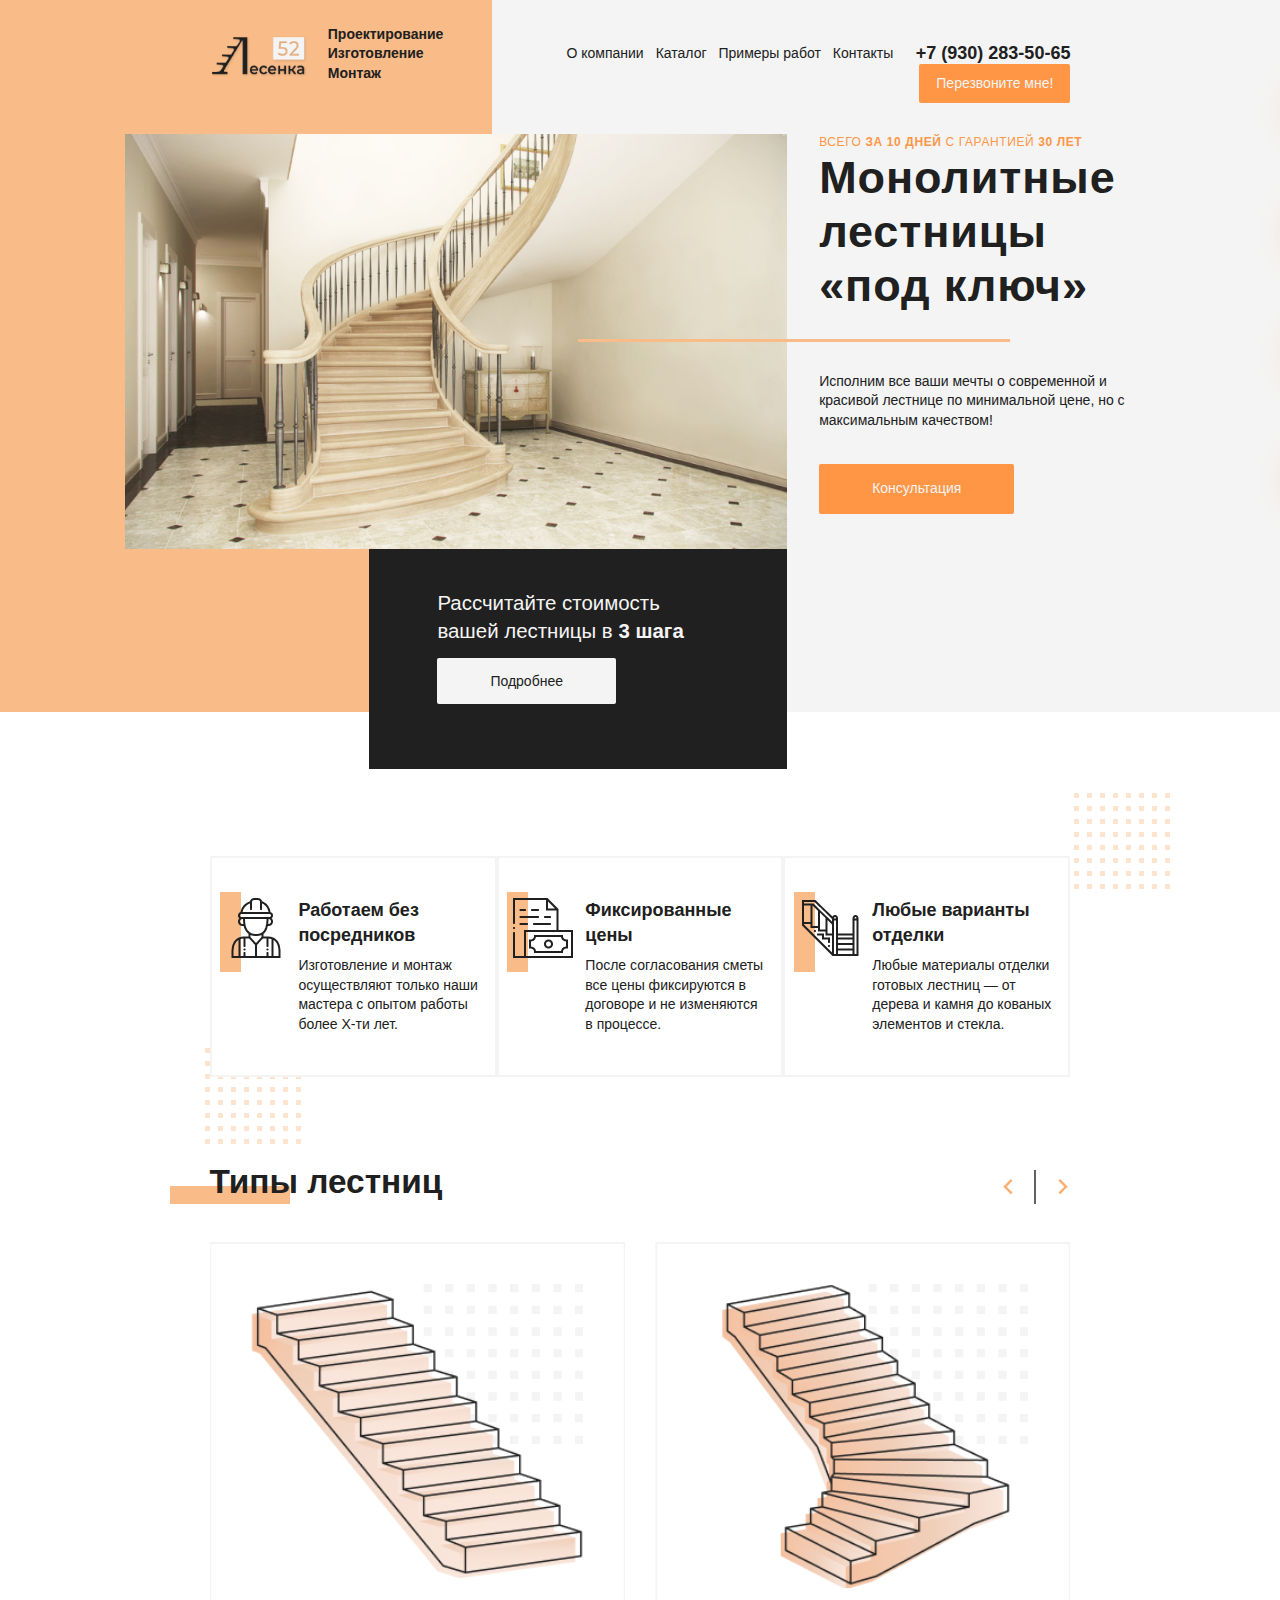
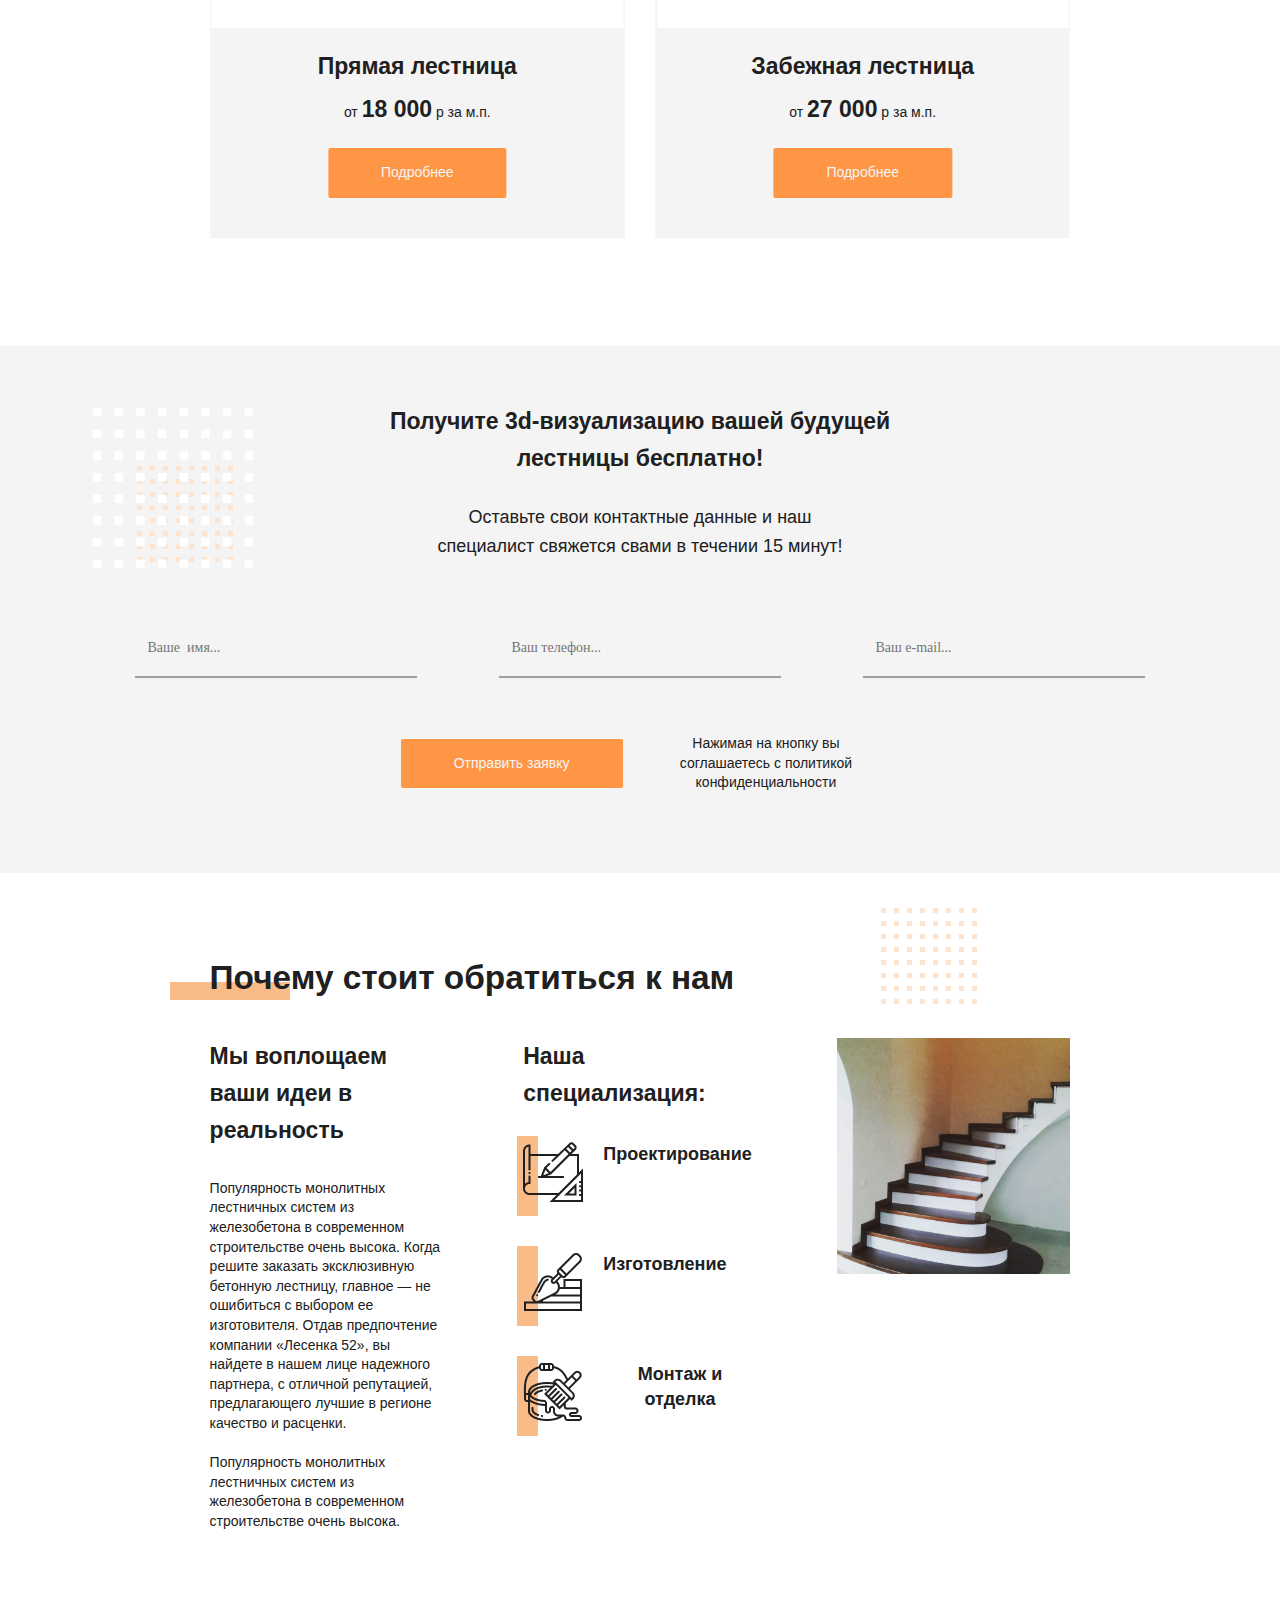
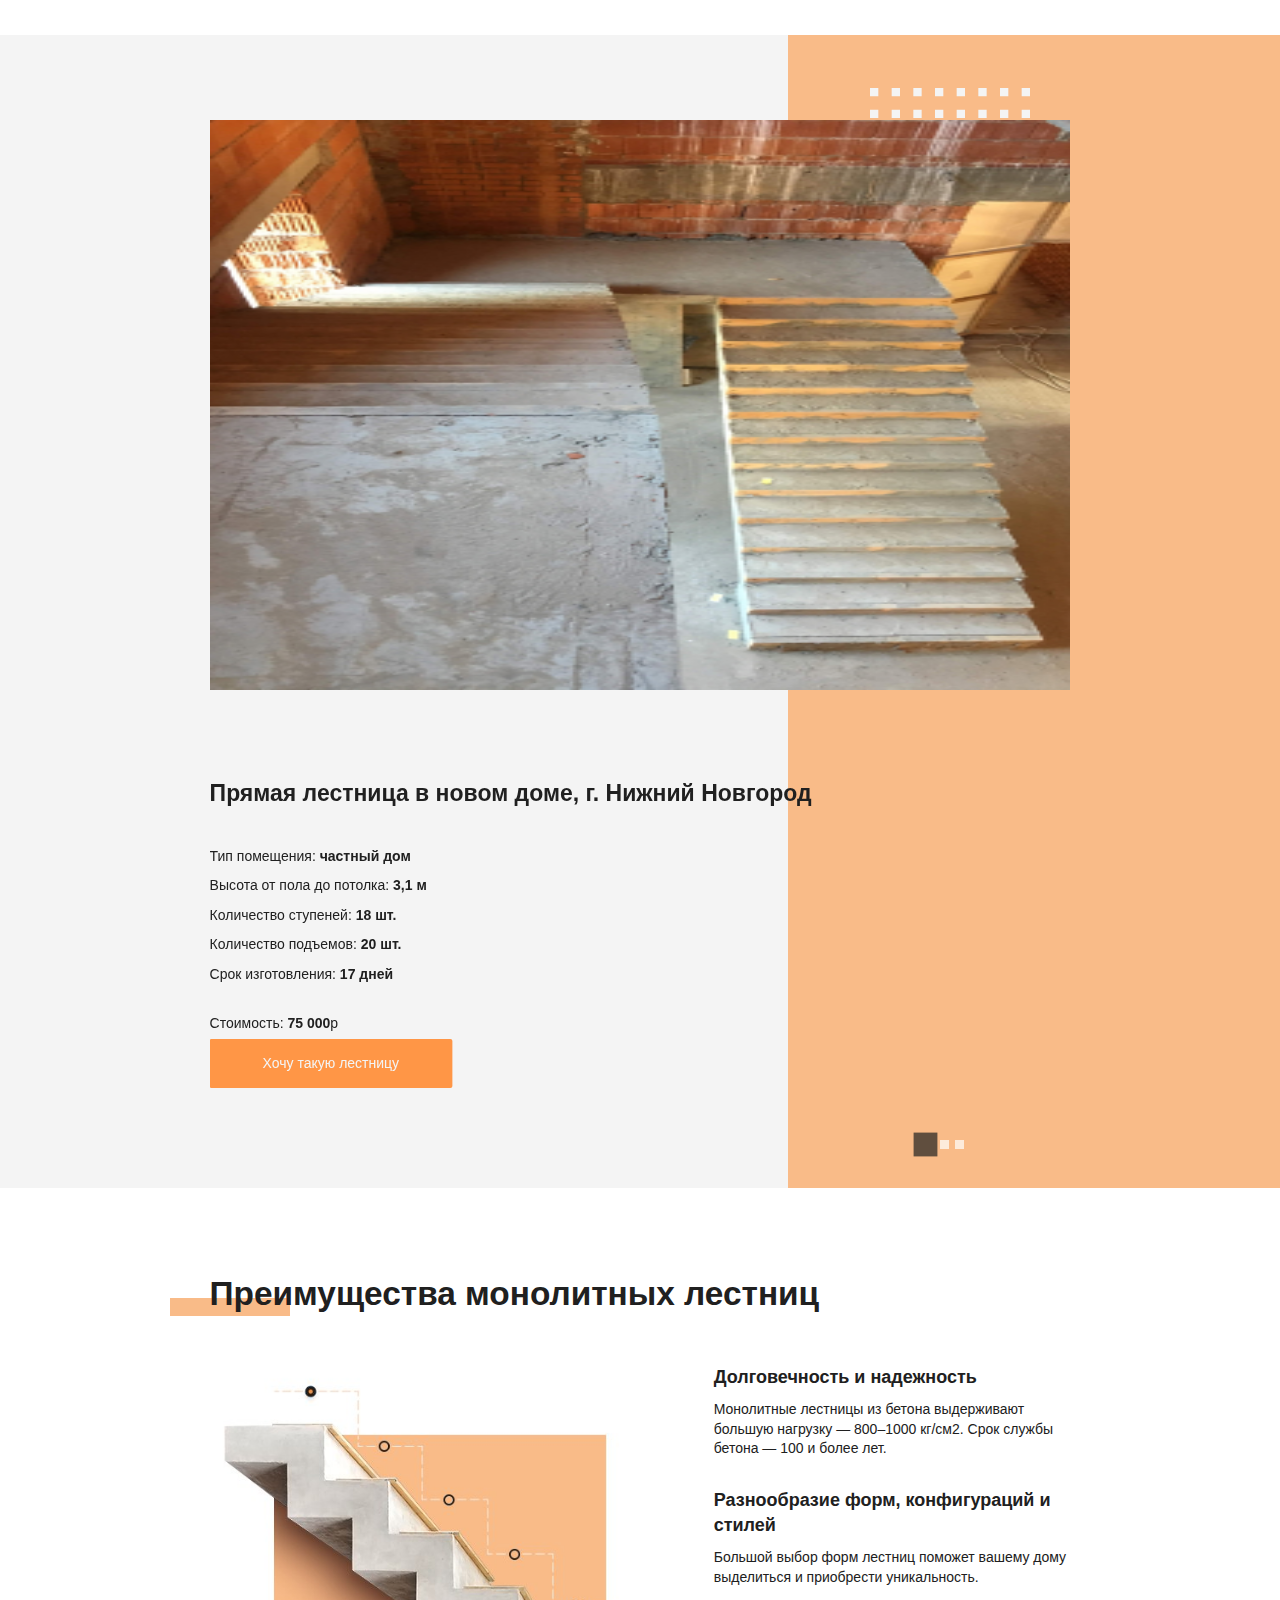
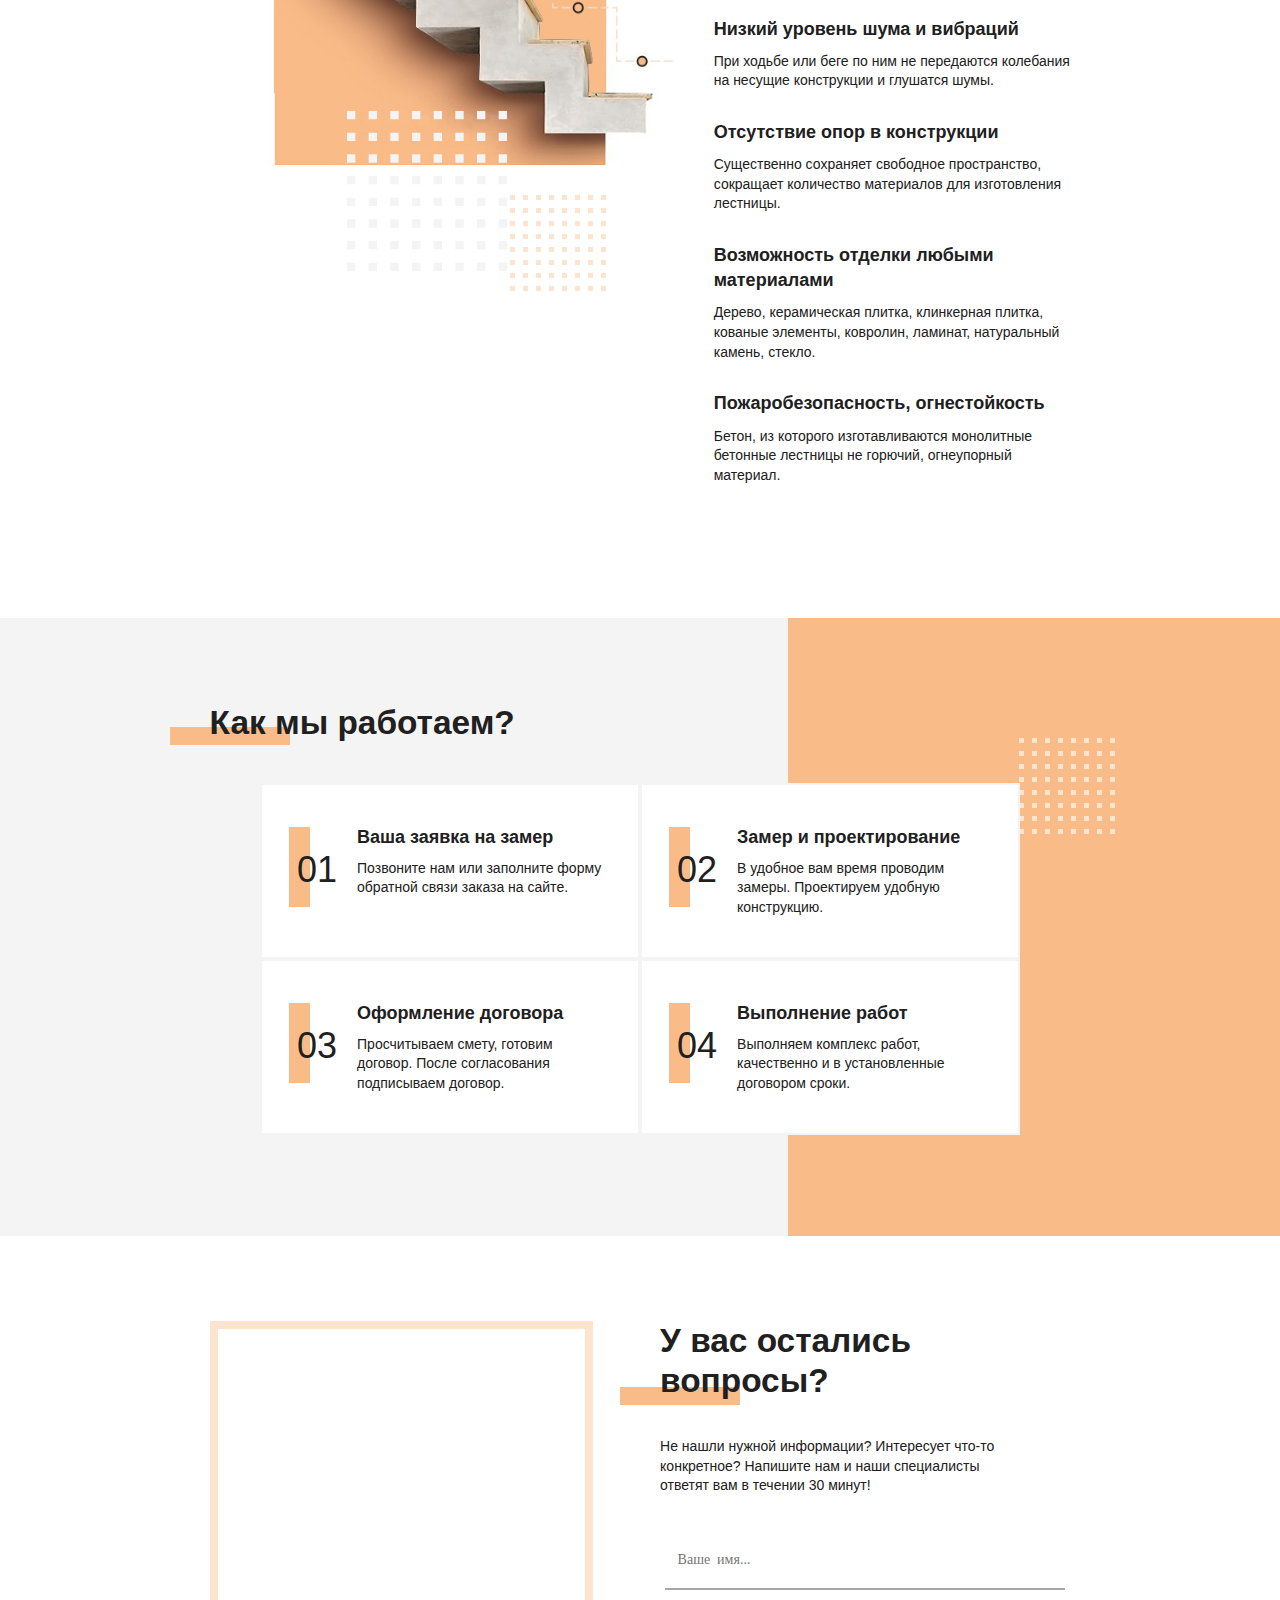
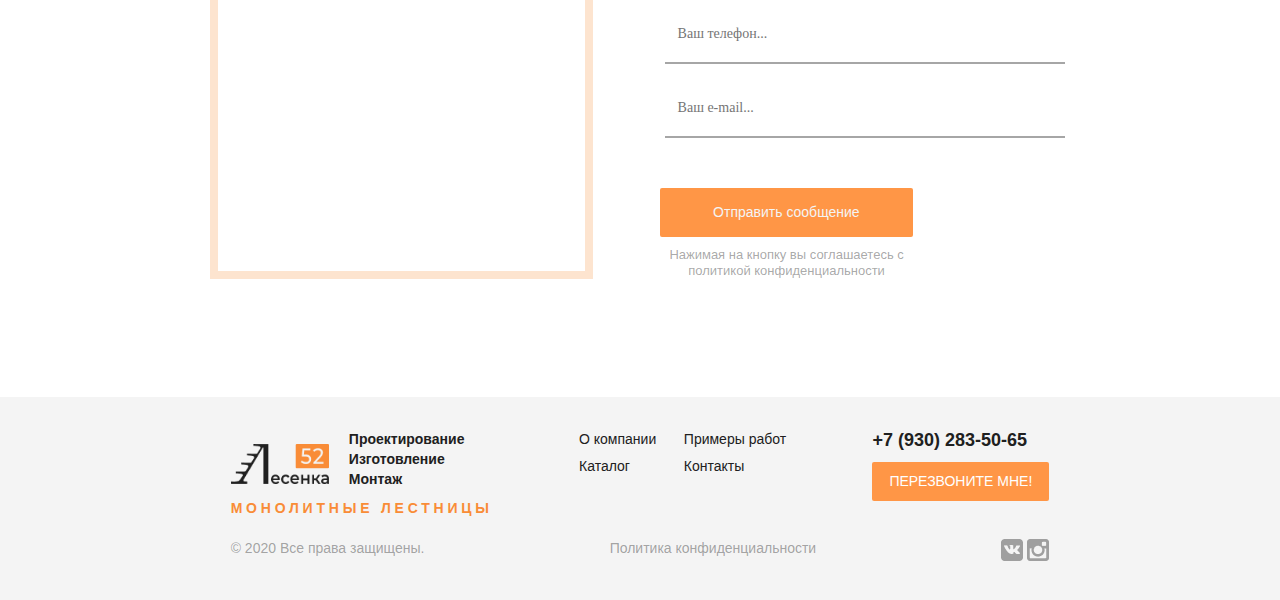
<file: index.html>
<!DOCTYPE html>
<html lang="ru">
<head>
    <meta charset="UTF-8">
    <meta http-equiv="X-UA-Compatible" content="IE=edge">
    <meta name="viewport" content="width=device-width, initial-scale=1.0">
    <link href="https://cdn.jsdelivr.net/npm/@splidejs/splide@4.1.4/dist/css/splide.min.css" rel="stylesheet">
    <link rel="stylesheet" href="./css/style.css">
    <title>Lesenka</title>
</head>
<body>

    <!-- ===Header=============
    =========================== -->
    
    <section class="containerGrayCream">
        <header class="headerSize">
            <div class="headerLogo">
                <div class="headerLogoImg">
                    <a href="./index.html"><img src="./img/LOGO.png" alt=""></a>
                </div>
                <div class="descriptionLogo head">
                    <span>Проектирование</span>
                    <span>Изготовление</span>
                    <span>Монтаж</span>
                </div>
            </div>
            <div class="headerNav">
                <a class="nav" href="./about.html">О компании</a>
                <a class="nav" href="./catalog.html">Каталог</a>
                <a class="nav" href="./works.html">Примеры работ</a>
                <a class="nav" href="./contacts.html">Контакты</a>
                <div class="boxLogo">
                    <div class="headerTel">
                        <a href="tel:+79302835065">+7 (930) 283-50-65</a>
                    </div>
                    <a class="btnLogo cross__one__btn" href="#">Перезвоните мне!</a>
                </div>
            </div>
            <div class="headerNavBar">
                <div class="menu-btn">
                    <span></span>
                    <span></span>
                    <span></span>
                </div>
            </div>
            <nav class="menu">
                <ul>
                    <li><a class="nav_menu" href="./about.html">О компании</a></li>
                    <li><a class="nav_menu" href="./catalog.html">Каталог</a></li>
                    <li><a class="nav_menu" href="./works.html">Примеры работ</a></li>
                    <li><a class="nav_menu" href="./contacts.html">Контакты</a></li>
                </ul>
            </nav>
        </header>
    

        <div class="topMainImg">
            <div class="mainImg">
                <img src="./img/main-img+ 1.jpg" alt="">
                <div class="threeSteps one">
                    <h3>Рассчитайте стоимость вашей лестницы в <b>3 шага</b></h3>
                    <a class="btnPopUp">Подробнее</a>
                </div>
            </div>
            <div class="mainDiscription">
                <p>Всего <b>за 10 дней</b> с гарантией <b>30 лет</b></p>
                <h1>Монолитные лестницы «под ключ»</h1>
                <hr>
                <span>Исполним все ваши мечты о современной и красивой лестнице по минимальной цене, но с максимальным качеством!</span>
                <a class="btnStyle cross__one__btn">Консультация</a>
                <div class="threeSteps two">
                    <h3>Рассчитайте стоимость вашей лестницы в <b>3 шага</b></h3>
                    <a class="btnPopUp cross__one__btn">Подробнее</a>
                </div>
            </div>
        </div>
    </section>

    <!-- ===Index > Window_2===
    =========================== -->

    <main>
        <section class="widthSection one">
            <div class="dotsCream one">
                <img src="./img/element (1).svg" alt="">
            </div>
            <div class="fixPrices">
                <div class="fixPrice">
                    <div class="priceLogo">
                        <img src="./img/worker.png" alt="">
                    </div>
                    <div>
                        <h4>Работаем без посредников</h4>
                        <p>Изготовление и монтаж осуществляют только наши мастера с опытом работы более Х-ти лет.</p>
                    </div>
                </div>
                <div class="fixPrice">
                    <div class="priceLogo">
                        <img src="./img/money.png" alt="">
                    </div>
                    <div>
                        <h4>Фиксированные цены</h4>
                        <p>После согласования сметы все цены фиксируются в договоре и не изменяются в процессе.</p>
                    </div>
                    </div>
                <div class="fixPrice">
                    <div class="priceLogo last">
                        <img src="./img/stair.png" alt="">
                    </div>
                    <div>
                        <h4>Любые варианты отделки</h4>
                        <p>Любые материалы отделки готовых лестниц — от дерева и камня до кованых элементов и стекла.</p>
                    </div>
                </div>
                <div class="dotsCream two">
                    <img src="./img/element (1).svg" alt="">
                </div>
            </div>
        </section>

    <!-- ===Index > Window_3===
    =========================== -->

        <section class="widthSection">
            <h2>Типы лестниц</h2>

            <div class="splide first" role="group" aria-label="Splide Basic HTML Example">
                <div class="splide__arrow stick"><img src="./img/toArrow.svg" alt=""></div>
                <div class="splide__track">
                    <ul class="splide__list">
                        <li class="splide__slide">
                            <div class="cardStairWrapper">
                                <div class="col">
                                    <div class="cardImgStair stair">
                                        <img src="./img/type-stairs-01.png" alt="">
                                    </div>
                                    <div class="dotsGray">
                                        <img src="./img/element (2).svg" alt="">
                                    </div>
                                </div>
                                <div class="cardOptionStair">
                                    <h3>Прямая лестница</h3>
                                    <p>от <b>18 000</b> р за м.п.</p>
                                    <a class="btnStyle" href="">Подробнее</a>
                                </div>
                            </div>
                        </li>

                        <li class="splide__slide">
                            <div class="cardStairWrapper">
                                <div class="col">
                                    <div class="cardImgStair stair">
                                        <img src="./img/type-stairs-02.png" alt="">
                                    </div>
                                    <div class="dotsGray">
                                        <img src="./img/element (2).svg" alt="">
                                    </div>
                                </div>
                                <div class="cardOptionStair">
                                    <h3>Забежная лестница</h3>
                                    <p>от <b>27 000</b> р за м.п.</p>
                                    <a class="btnStyle" href="#">Подробнее</a>
                                </div>
                            </div>
                        </li>

                        <li class="splide__slide">
                            <div class="cardStairWrapper">
                                <div class="col">
                                    <div class="cardImgStair stair">
                                        <img src="./img/type-stairs-03.png" alt="">
                                    </div>
                                    <div class="dotsGray">
                                        <img src="./img/element (2).svg" alt="">
                                    </div>
                                </div>
                                <div class="cardOptionStair">
                                    <h3>Винтовая лестница</h3>
                                    <p>от <b>30 000</b> р за м.п.</p>
                                    <a class="btnStyle" href="#">Подробнее</a>
                                </div>
                            </div>
                        </li>
                        <li class="splide__slide">
                            <div class="cardStairWrapper">
                                <div class="col">
                                    <div class="cardImgStair stair">
                                        <img src="./img/type-stairs-04.png" alt="">
                                    </div>
                                    <div class="dotsGray">
                                        <img src="./img/element (2).svg" alt="">
                                    </div>
                                </div>
                                <div class="cardOptionStair">
                                    <h3>Фасадная лестница</h3>
                                    <p>от <b>50 000</b> р за м.п.</p>
                                    <a class="btnStyle" href="#">Подробнее</a>
                                </div>
                            </div>
                        </li>
                        <li class="splide__slide">
                            <div class="cardStairWrapper">
                                <div class="col">
                                    <div class="cardImgStair stair">
                                        <img src="./img/type-stairs-05.png" alt="">
                                    </div>
                                    <div class="dotsGray">
                                        <img src="./img/element (2).svg" alt="">
                                    </div>
                                </div>
                                <div class="cardOptionStair">
                                    <h3>Зеркальная лестница</h3>
                                    <p>от <b>45 000</b> р за м.п.</p>
                                    <a class="btnStyle" href="#">Подробнее</a>
                                </div>
                            </div>
                        </li>
                        <li class="splide__slide">
                            <div class="cardStairWrapper">
                                <div class="col">
                                    <div class="cardImgStair stair">
                                        <img src="./img/type-stairs-06.png" alt="">
                                    </div>
                                    <div class="dotsGray">
                                        <img src="./img/element (2).svg" alt="">
                                    </div>
                                </div>
                                <div class="cardOptionStair">
                                    <h3>Индивидуальная</h3>
                                    <p>Цена договорная</p>
                                    <a class="btnStyle" href="#">Подробнее</a>
                                </div>
                            </div>
                        </li>
                        <li class="splide__slide">
                            <div class="cardStairWrapper">
                                <div class="col">
                                    <div class="cardImgStair stair">
                                        <img src="./img/type-stairs-07.png" alt="">
                                    </div>
                                    <div class="dotsGray">
                                        <img src="./img/element (2).svg" alt="">
                                    </div>
                                </div>
                                <div class="cardOptionStair">
                                    <h3>Г-образная с площадкой</h3>
                                    <p>от <b>25 000</b> р за м.п.</p>
                                    <a class="btnStyle" href="#">Подробнее</a>
                                </div>
                            </div>
                        </li>
                        <li class="splide__slide">
                            <div class="cardStairWrapper">
                                <div class="col">
                                    <div class="cardImgStair stair">
                                        <img src="./img/type-stairs-08.png" alt="">
                                    </div>
                                    <div class="dotsGray">
                                        <img src="./img/element (2).svg" alt="">
                                    </div>
                                </div>
                                <div class="cardOptionStair">
                                    <h3>П-образная забежная</h3>
                                    <p>от <b>35 000</b> р за м.п.</p>
                                    <a class="btnStyle" href="#">Подробнее</a>
                                </div>
                            </div>
                        </li>
                        <li class="splide__slide">
                            <div class="cardStairWrapper">
                                <div class="col">
                                    <div class="cardImgStair stair">
                                        <img src="./img/type-stairs-09.png" alt="">
                                    </div>
                                    <div class="dotsGray">
                                        <img src="./img/element (2).svg" alt="">
                                    </div>
                                </div>
                                <div class="cardOptionStair">
                                    <h3>Полувинтовая</h3>
                                    <p>от <b>35 000</b> р за м.п.</p>
                                    <a class="btnStyle" href="#">Подробнее</a>
                                </div>
                            </div>
                        </li>
                    </ul>
                </div>
            </div>

        </section>

    <!-- ===Index > Window_4===
    =========================== -->

        <section class="graySection">
            <div class="dotsCream three">
                <img src="./img/element (1).svg" alt="">
            </div>
            <div class="dotsWhite one">
                <img src="./img/element (3).svg" alt="">
            </div>
            <div action="" class="nameForm">
                <h3>Получите 3d-визуализацию вашей будущей лестницы бесплатно!</h3>
                <p>Оставьте свои контактные данные и наш специалист свяжется свами в течении 15 минут!</p>
                <form class="streightForm" action="">
                    <input type="text" placeholder="   Ваше  имя...">
                    <input type="tel" placeholder="   Ваш телефон...">
                    <input type="email" placeholder="   Ваш e-mail...">
                </form>
            </div>
            <div class="btnForm">
                <a class="btnStyle" href="">Отправить заявку</a>
                <span>Нажимая на кнопку вы соглашаетесь  с политикой конфиденциальности </span>
            </div>
        </section>

    <!-- ===Index > Window_5===
    =========================== -->

        <section class="widthSection">
            <div class="dotsCream four">
                <img src="./img/element (1).svg" alt="">
            </div>
            <h2>Почему стоит обратиться к нам</h2>
            <div class="wrapperIdeas">
                <div class="wrapperIdea">
                    <h3>Мы воплощаем ваши идеи в реальность</h3>
                    <p>Популярность монолитных лестничных систем из 
                        железобетона в современном строительстве очень 
                        высока. Когда решите заказать эксклюзивную 
                        бетонную лестницу, главное — не ошибиться с 
                        выбором ее изготовителя. Отдав предпочтение 
                        компании «Лесенка 52», вы найдете в нашем лице 
                        надежного партнера, с отличной репутацией, 
                        предлагающего лучшие в регионе качество и 
                        расценки.
                        <br>
                        <br>Популярность монолитных лестничных систем 
                        из железобетона в современном строительстве очень 
                        высока. </p>
                </div>
                <div class="wrapperIdea specials">
                    <h3>Наша специализация:</h3>
                    <div class="special">
                        <div class="priceLogo">
                            <img src="./img/sketch.png" alt="">
                        </div>
                        <div class="specialText">
                            <h4>Проектирование</h4>
                        </div>
                    </div>
                    <div class="special">
                        <div class="priceLogo">
                            <img src="./img/wall.png" alt="">
                        </div>
                        <div class="specialText">
                            <h4>Изготовление</h4>
                        </div>
                    </div>
                    <div class="special">
                        <div class="priceLogo">
                            <img src="./img/paint.png" alt="">
                        </div>
                        <div class="specialText">
                            <h4>Монтаж и отделка</h4>
                        </div>
                    </div>
                </div>
                <div class="wrapperIdea">
                    <img src="./img/right.jpg" alt="">
                </div>
            </div>
        </section>
        
    <!-- ===Index > Window_6===
    =========================== -->
            
        <section class="containerCreamGray">
            <div class="dotsCream five">
                <img src="./img/element (1).svg" alt="">
            </div>
            <div class="dotsGray two">
                <img src="./img/element (2).svg" alt="">
            </div>
            <div class="widthSection">

                
                <div class="splide second" role="group" aria-label="Splide Basic HTML Example">
                    <div class="splide__arrow stick"><img src="./img/toArrow.svg" alt=""></div>
                    <div class="splide__track">
                        <ul class="splide__list">

                            <li class="splide__slide">
                                <div class="examples">
                                    <div class="example">
                                    <h2>Примеры наших работ</h2>
                                    <div class="list one">
                                            <h3>Прямая лестница в новом доме, г. Нижний Новгород</h3>
                                            <ul>
                                                <li>Тип помещения: <b>частный дом</b></li>
                                                <li>Высота от пола до потолка: <b>3,1 м</b></li>
                                                <li>Количество ступеней: <b>18 шт.</b></li>
                                                <li>Количество подъемов: <b>20 шт.</b></li>
                                                <li>Срок изготовления: <b>17 дней</b></li>
                                                <li>Стоимость: <b>75 000</b>p</li>
                                            </ul>
                                            <a class="btnStyle" href="#">Хочу такую лестницу</a>
                                        </div>
                                    </div>
                                    <div class="example">
                                        <div class="sliderTwoImg">
                                            <img src="./img/Rectangle 1331.jpg" alt="">
                                        </div>
                                    </div>
                                </div>
                            </li>

                            <li class="splide__slide">
                                <div class="examples">
                                    <div class="example">
                                        <h2>Примеры наших работ</h2>
                                        <div class="list one">
                                            <h3>Полукруговая лестница в новом доме, г. Нижний Новгород</h3>
                                            <ul>
                                                <li>Тип помещения: <b>частный дом</b></li>
                                                <li>Высота от пола до потолка: <b>3 м</b></li>
                                                <li>Количество ступеней: <b>10 шт.</b></li>
                                                <li>Количество подъемов: <b>14 шт.</b></li>
                                                <li>Срок изготовления: <b>12 дней</b></li>
                                                <li>Стоимость: <b>40 000</b>p</li>
                                            </ul>
                                            <a class="btnStyle" href="#">Хочу такую лестницу</a>
                                        </div>
                                    </div>
                                    <div class="example">
                                        <div class="sliderTwoImg">
                                            <img src="./img/Rectangle 1329.jpg" alt="">
                                        </div>
                                    </div>
                                </div>
                            </li>

                            <li class="splide__slide">
                                <div class="examples">
                                    <div class="example">
                                        <h2>Примеры наших работ</h2>
                                        <div class="list one">
                                            <h3>Прямая лестница в новом доме, г. Нижний Новгород</h3>
                                            <ul>
                                                <li>Тип помещения: <b>частный дом</b></li>
                                                <li>Высота от пола до потолка: <b>2,8 м</b></li>
                                                <li>Количество ступеней: <b>12 шт.</b></li>
                                                <li>Количество подъемов: <b>20 шт.</b></li>
                                                <li>Срок изготовления: <b>17 дней</b></li>
                                                <li>Стоимость: <b>40 000</b>p</li>
                                            </ul>
                                            <a class="btnStyle" href="#">Хочу такую лестницу</a>
                                        </div>
                                    </div>
                                    <div class="example">
                                        <div class="sliderTwoImg">
                                            <img src="./img/Rectangle 1336.jpg" alt="">
                                        </div>
                                    </div>
                                </div>
                            </li>
                        </ul>
                    </div>
                </div>
            </div>
        </section>

    <!-- ===Index > Window_7===
    =========================== -->

        <section class="widthSection">
            <h2>Преимущества монолитных лестниц</h2>
            <div class="advantages">
                <div>
                    <div class="advantageImg">
                        <img src="./img/image_stairs.png" alt="">
                        <div class="dotsGray three">
                            <img src="./img/element (2).svg" alt="">
                        </div>
                        <div class="dotsCream six">
                            <img src="./img/element (1).svg" alt="">
                        </div>
                    </div>
                </div>
                <div class="advantageText">
                    <div>
                        <h4>Долговечность и надежность</h4>
                        <p>Монолитные лестницы из бетона выдерживают большую 
                            нагрузку — 800–1000 кг/см2. Срок службы бетона — 100 и более лет.</p>
                    </div>
                    <div>
                        <h4>Разнообразие форм, конфигураций и стилей</h4>
                        <p>Большой выбор форм лестниц поможет вашему дому 
                            выделиться и приобрести уникальность.</p>
                    </div>
                    <div>
                        <h4>Низкий уровень шума и вибраций</h4>
                        <p>При ходьбе или беге по ним не передаются колебания 
                            на несущие конструкции и глушатся шумы.</p>
                    </div>
                    <div>
                        <h4>Отсутствие опор в конструкции</h4>
                        <p>Существенно сохраняет свободное пространство, сокращает количество материалов для изготовления лестницы.
                        </p>
                    </div>
                    <div>
                        <h4>Возможность отделки любыми материалами</h4>
                        <p>Дерево, керамическая плитка, клинкерная плитка, кованые элементы, ковролин, ламинат, натуральный камень, стекло.</p>
                    </div>
                    <div>
                        <h4>Пожаробезопасность, огнестойкость</h4>
                        <p>Бетон, из которого изготавливаются монолитные бетонные лестницы не горючий, огнеупорный материал.</p>
                    </div>
                </div>
            </div>
        </section>

    <!-- ===Index > Window_8===
    =========================== -->

        <section class="containerCreamGray">
            <div class="widthSection z_ind">
                <h2>Как мы работаем?</h2>
                <div class="numberBoxes">
                    <div class="numberBox">
                        <span>01</span>
                        <div class="boxText">
                            <h4>Ваша заявка на замер</h4>
                            <p>Позвоните нам или заполните форму обратной связи заказа на сайте.</p>
                        </div>
                    </div>
                    <div class="numberBox">
                        <span>02</span>
                        <div class="boxText">
                            <h4>Замер и проектирование</h4>
                            <p>В удобное вам время проводим замеры. Проектируем удобную конструкцию.</p>
                        </div>
                    </div>
                    <div class="numberBox">
                        <span>03</span>
                        <div class="boxText">
                            <h4>Оформление договора</h4>
                            <p>Просчитываем смету, готовим договор. После согласования подписываем договор.</p>
                        </div>
                    </div>
                    <div class="numberBox">
                        <span>04</span>
                        <div class="boxText">
                            <h4>Выполнение работ</h4>
                            <p>Выполняем комплекс работ, качественно и в установленные договором сроки.</p>
                        </div>
                    </div>
                </div>
                <div class="dotsCream seven">
                    <img src="./img/element (1).svg" alt="">
                </div>
            </div>
        </section>

    <!-- ===Index > Window_9===
    =========================== -->

        <section class="widthSection">
            <div class="mapBox">
                <div class="map">
                    <iframe src="https://www.google.com/maps/embed?pb=!1m18!1m12!1m3!1d1106.5643452333038!2d43.946619634361525!3d56.31035212509346!2m3!1f0!2f0!3f0!3m2!1i1024!2i768!4f13.1!3m3!1m2!1s0x4151d5ea6d61f355%3A0x5e3d4224fa53b45c!2z0JjQvdGC0LXRgNC90LDRhtC40L7QvdCw0LvRjNC90LDRjyDRg9C7LiwgMTAwLCDQndC40LbQvdC40Lkg0J3QvtCy0LPQvtGA0L7QtCwg0J3QuNC20LXQs9C-0YDQvtC00YHQutCw0Y8g0L7QsdC7Liwg0KDQvtGB0YHQuNGPLCA2MDMwMDI!5e0!3m2!1sru!2s!4v1679504734457!5m2!1sru!2s" width="600" height="450" style="border:0;" allowfullscreen="" loading="lazy" referrerpolicy="no-referrer-when-downgrade"></iframe>
                </div>
                <div class="yourQuestions">
                    <h2>У вас остались вопросы?</h2>
                    <p>Не нашли нужной информации? Интересует что-то конкретное? Напишите нам и наши специалисты ответят вам в течении 30 минут!</p>
                    <form class="streightForm" action="">
                        <input type="text" placeholder="   Ваше  имя...">
                        <input type="tel" placeholder="   Ваш телефон...">
                        <input type="email" placeholder="   Ваш e-mail...">
                    </form>
                    <a class="btnStyle" href="#">Отправить сообщение</a>
                    <span>Нажимая на кнопку вы соглашаетесь с <a class="confid pol">политикой конфиденциальности</a></span>
                </div>
            </div>
        </section>
    </main>

    <!-- ===Footer=============
    =========================== -->

    <footer>
        <div class="footLogoNavTel">
            <div class="footLogo">
                <div class="footIT">
                    <div class="footLogoImg">
                        <a href="./index.html"><img src="./img/Group_foot.png" alt=""></a>
                    </div>
                    <div class="descriptionLogo">
                        <span>Проектирование</span>
                        <span>Изготовление</span>
                        <span>Монтаж</span>
                    </div>
                </div>
                <div class="footSlog">
                    <span>Монолитные лестницы</span>
                </div>
            </div>

            <div class="footAllNav">
                <div class="footNav">
                    <a class="f_nav" href="./about.html">О компании</a>
                    <a class="f_nav" href="./catalog.html">Каталог</a>
                </div>
                <div class="footNav">
                    <a class="f_nav" href="./works.html">Примеры работ</a>
                    <a class="f_nav" href="./contacts.html">Контакты</a>
                </div>
            </div>

            <div class="footTel">
                <a href="tel:+79302835065">+7 (930) 283-50-65</a>
                <a class="cross__one__btn">Перезвоните мне!</a>
            </div>
        </div>

        <div class="underFoot">
            <span>© 2020 Все права защищены.</span>
            <span><a class="confid pol">Политика конфиденциальности</a></span>
            <span>
                <a href="#"><img src="./img/vk.png" alt=""></a>
                <a href="#"><img src="./img/instagramm.png" alt=""></a>
            </span>
        </div>
    </footer>

        <!-- ===Political__Pop-Up============
    =============================== -->

    <div class="wrapper__political">
        <div class="popUp__political">
            <div class="cross__one">
                <img src="./img/Cross.png" alt="">
            </div>
            <h2>Политика конфиденциальности</h2>
            <div class="political__text">
                <p>Пользователь сайта <span> _ _ _ _ _ _ _  _ _ _ _ _  _ _ _ _ </span>.ru (далее Пользователь)<br> 
                предоставляя свои персональные данные (<span> р е к в и з и т ы    к о м п а н и и<br> 
                а д р е с    к о м п а н и и</span><br>   
                электр. адрес:<span> _ _ _ _</span>@<span>_ _ _ _ _</span>.ru, телефон: 73832887808, далее Продавец)<br> 
                дает согласие на обработку, хранение и использование своих персональных данных<br> 
                на основании ФЗ No 152-ФЗ «О персональных данных» от 27.07.2006 г. в следующих целях:<br>
                <br>
                •  Регистрации Пользователя на сайте;<br>
                •  Осуществление клиентской поддержки;<br>
                •  Получения Пользователем информации о маркетинговых событиях;<br>
                •  Выполнение Продавцом обязательств перед Покупателем.<br>
                <br>
                Под персональными данными подразумевается любая информация личного характера,<br> 
                позволяющая установить личность Покупателя такая как:<br>
                <br>
                •  Фамилия, Имя, Отчество;<br>
                •  Контактный телефон;<br>
                •  Адрес электронной почты;<br>
                •  Почтовый адрес.<br>
                <br>
                Персональные данные Покупателей хранятся исключительно на электронных носителях<br> 
                и обрабатываются с использованием автоматизированных систем, за исключением<br>
                случаев, когда неавтоматизированная обработка персональных данных необходима в<br> 
                связи с исполнением требований законодательства. Продавец обязуется не передавать<br>
                полученные персональные данные третьим лицам, за исключением следующих случаев:<br>
                <br>
                •  По запросам уполномоченных органов государственной власти РФ только по основаниям 
                <br>   и в порядке, установленным законодательством РФ;<br>
                •  Стратегическим партнерам, которые работают с Продавцом для предоставления продуктов<br> 
                   и услуг, или тем из них, которые помогают Продавцу реализовывать продукты и услуги<br> 
                   потребителям. Мы предоставляем третьим лицам минимальный объем персональных данных,<br>
                   необходимый только для оказания требуемой услуги или проведения необходимой<br>
                   транзакции.<br>
                <br>
                Продавец оставляет за собой право вносить изменения в одностороннем порядке в настоящие<br> 
                правила, при условии, что изменения не противоречат действующему законодательству РФ.<br> 
                Изменения условий настоящих правил вступают в силу после их публикации на Сайте.</p>
            </div>
        </div>
    </div>

    <!-- ===Mini__Pop-Up > page 1========
    =============================== -->

    <div class="mini__wrapper__one">
        <div class="mini__popUp__one">
            <div class="cross__one">
                <img src="./img/Cross.png" alt="">
            </div>
            <h2>Отправить заявку</h2>
            <p>на бесплатную консультацию</p>
            <form class="streightForm miniForm" action="">
                <input type="text" placeholder="   Ваше  имя...">
                <input type="tel" placeholder="   Ваш телефон...">
                <input type="email" placeholder="   Ваш e-mail...">
            </form>
            <a class="btnStyle btnLogoNext">Отправить сообщение</a>
            <span>Нажимая на кнопку вы соглашаетесь с <a class="confid" href="#">политикой конфиденциальности</a></span>
        </div>
    </div>

    <!-- ===Mini__Pop-Up > page 2========
    =============================== -->

    <div class="mini__wrapper__two">
        <div class="mini__popUp__one two">
            <div class="cross__one">
                <img src="./img/Cross.png" alt="">
            </div>
            <h2>Спасибо!</h2>
            <p>Заявка успешно отправлена.</p>
            <div class="minPopImg">
                <img src="./img/Vector 34.png" alt="">
            </div>
        </div>
    </div>


    <!-- ===PopUp > page 1=====
    =========================== -->

    <div class="wrapper one">
        <div class="popUp">
            <div class="cross__one">
                <img src="./img/Cross.png" alt="">
            </div>
            <h3>Шаг 1 из 3</h3>
            <div class="bar"> <div class="progress one"></div> </div>
            <h5>Выберите тип лестницы</h5>

            <div class="boxStairsPop">

                <div class="boxStair">
                    <div class="boxStairImg">
                        <img src="./img/type-stairs-01.png" alt="">
                        <input checked type="radio" class="customRadio" id="c_radio_1" name="radio_stair" value="yes">
                        <label for="c_radio_1"></label>
                    </div>
                    <div class="boxStairText">
                        <p>Прямая<br>лестница</p>
                    </div>
                </div>

                <div class="boxStair">
                    <div class="boxStairImg">
                        <img src="./img/type-stairs-02.png" alt="">
                        <input type="radio" class="customRadio" id="c_radio_2" name="radio_stair" value="yes">
                        <label for="c_radio_2"></label>
                    </div>
                    <div class="boxStairText">
                        <p>Забежная<br>лестница</p>
                    </div>
                </div>

                <div class="boxStair">
                    <div class="boxStairImg">
                        <img src="./img/type-stairs-03.png" alt="">
                        <input type="radio" class="customRadio" id="c_radio_3" name="radio_stair" value="yes">
                        <label for="c_radio_3"></label>
                    </div>
                    <div class="boxStairText">
                        <p>Винтовая<br>лестница</p>
                    </div>
                </div>

                <div class="boxStair">
                    <div class="boxStairImg">
                        <img src="./img/type-stairs-04.png" alt="">
                        <input type="radio" class="customRadio" id="c_radio_4" name="radio_stair" value="yes">
                        <label for="c_radio_4"></label>
                    </div>
                    <div class="boxStairText">
                        <p>Фасадная<br>лестница</p>
                    </div>
                </div>

                <div class="boxStair">
                    <div class="boxStairImg">
                        <img src="./img/type-stairs-06.png" alt="">
                        <input type="radio" class="customRadio" id="c_radio_5" name="radio_stair" value="yes">
                        <label for="c_radio_5"></label>
                    </div>
                    <div class="boxStairText">
                        <p>Индивидуальный<br>проект</p>
                    </div>
                </div>
            </div>

            <div class="nextStep">
                <hr>
                <a class="btnStyle btnPopUp__two">Следующий шаг</a>
                <hr>
            </div>
        </div>
    </div>

    <!-- ===Pop-Up > page 2========
    =============================== -->

    <div class="wrapper two">
        <div class="popUp">
            <div class="cross__one">
                <img src="./img/Cross.png" alt="">
            </div>
            <h3>Шаг 2 из 3</h3>
            <div class="bar"><div class="progress two"></div></div>
            
            <div class="stepFlex_2">
                <div class="blockPopUp">
                    <h5>Выберите вид</h5>
                    <div class="boxStairsPop">
                        <div class="boxStair">
                            <div class="boxStairImg">
                                <img src="./img/type-stairs-04.png" alt="">
                                <input type="radio" class="customRadio" id="c_radio_6" name="radio_stair" value="yes">
                                <label for="c_radio_6"></label>
                            </div>
                            <div class="boxStairText">
                                <p>Фасадная<br>лестница</p>
                            </div>
                        </div>

                        <div class="boxStair">
                            <div class="boxStairImg">
                                <img src="./img/type-stairs-06.png" alt="">
                                <input type="radio" class="customRadio" id="c_radio_7" name="radio_stair" value="yes">
                                <label for="c_radio_7"></label>
                            </div>
                            <div class="boxStairText">
                                <p>Индивидуальный<br>проект</p>
                            </div>
                        </div>
                    </div>
                </div>

                <form class="streightForm blockPopUp">
                    <h5>Укажите рамеры</h5>
                    <input type="text" placeholder="   Ваше  имя...">
                    <input type="tel" placeholder="   Ваш телефон...">
                    <input type="email" placeholder="   Ваш e-mail...">
                </form>
            </div>
            <div class="nextStep">
                <hr>
                <a class="btnStyle btnPopUp__three">Следующий шаг</a>
                <hr>
            </div>
        </div>
    </div>

    <!-- ===Pop-Up > page 3========
    =============================== -->

    <div class="wrapper three">
        <div class="popUp">
            <div class="cross__one">
                <img src="./img/Cross.png" alt="">
            </div>
            <h3>Шаг 3 из 3</h3>
            <div class="bar"> <div class="progress three"></div> </div>
            <h5>Выберите вариант отделки</h5>

            <div class="boxStairsPop">

                <div class="boxStair">
                    <div class="boxStairImg">
                        <img src="./img/type-stairs-21.png" alt="">
                        <input checked type="radio" class="customRadio" id="c_radio_8" name="radio_stair" value="yes">
                        <label for="c_radio_8"></label>
                    </div>
                    <div class="boxStairText">
                        <p>Прямая<br>лестница</p>
                    </div>
                </div>

                <div class="boxStair">
                    <div class="boxStairImg">
                        <img src="./img/type-stairs-23.png" alt="">
                        <input type="radio" class="customRadio" id="c_radio_9" name="radio_stair" value="yes">
                        <label for="c_radio_9"></label>
                    </div>
                    <div class="boxStairText">
                        <p>Забежная<br>лестница</p>
                    </div>
                </div>

                <div class="boxStair">
                    <div class="boxStairImg">
                        <img src="./img/type-stairs-24.png" alt="">
                        <input type="radio" class="customRadio" id="c_radio_10" name="radio_stair" value="yes">
                        <label for="c_radio_10"></label>
                    </div>
                    <div class="boxStairText">
                        <p>Винтовая<br>лестница</p>
                    </div>
                </div>

                <div class="boxStair">
                    <div class="boxStairImg">
                        <img src="./img/type-stairs-25.png" alt="">
                        <input type="radio" class="customRadio" id="c_radio_11" name="radio_stair" value="yes">
                        <label for="c_radio_11"></label>
                    </div>
                    <div class="boxStairText">
                        <p>Фасадная<br>лестница</p>
                    </div>
                </div>

                <div class="boxStair">
                    <div class="boxStairImg">
                        <img src="./img/type-stairs-22.png" alt="">
                        <input type="radio" class="customRadio" id="c_radio_12" name="radio_stair" value="yes">
                        <label for="c_radio_12"></label>
                    </div>
                    <div class="boxStairText">
                        <p>Индивидуальный<br>проект</p>
                    </div>
                </div>
            </div>

            <div class="nextStep">
                <hr>
                <a class="btnStyle btnPopUp__four">Рассчитать стоимость</a>
                <hr>
            </div>
        </div>
    </div>

    <!-- ===Pop-Up > page 4========
    =============================== -->

    <div class="wrapper four">
        <div class="popUp">
            <div class="cross__one">
                <img src="./img/Cross.png" alt="">
            </div>
            <h3>Готово!</h3>
            <div class="bar"><div class="progress free"></div></div>
            
            <div class="stepFlex_2">

                <form class="streightForm blockPopUp">
                    <h5>Укажите рамеры</h5>
                    <input type="text" placeholder="   Ваше  имя...">
                    <input type="tel" placeholder="   Ваш телефон...">
                    <input type="email" placeholder="   Ваш e-mail...">
                </form>

                <div class="blockPopUp">
                    <h5>Параметры</h5>
                    <div class="boxStairsPop__two">
                        <div class="params">
                            <span>Тип лестницы:</span>
                            <span>Вид лестницы:</span>
                            <span>Тип отделки:</span>
                            <span>Длина лесницы:</span>
                            <span>Ширина ступени:</span>
                            <span>Высота этажа:</span>
                        </div>
                        <div class="params">
                            <p>Винтовая лестница</p>
                            <p>Гладкоподшитая лестница</p>
                            <p>Плитка</p>
                            <p>400 см</p>
                            <p>120 см</p>
                            <p>320 см</p>
                        </div>
                    </div>
                </div>

            </div>
            <div class="nextStep">
                <hr>
                <a class="btnStyle finishPopUp">Получить рассчетг</a>
                <hr>
            </div>
        </div>
    </div>
   

    

    <script src="https://cdn.jsdelivr.net/npm/@splidejs/splide@4.1.4/dist/js/splide.min.js"></script>
    <script src="./js/script.js"></script>
</body>
</html>
</file>
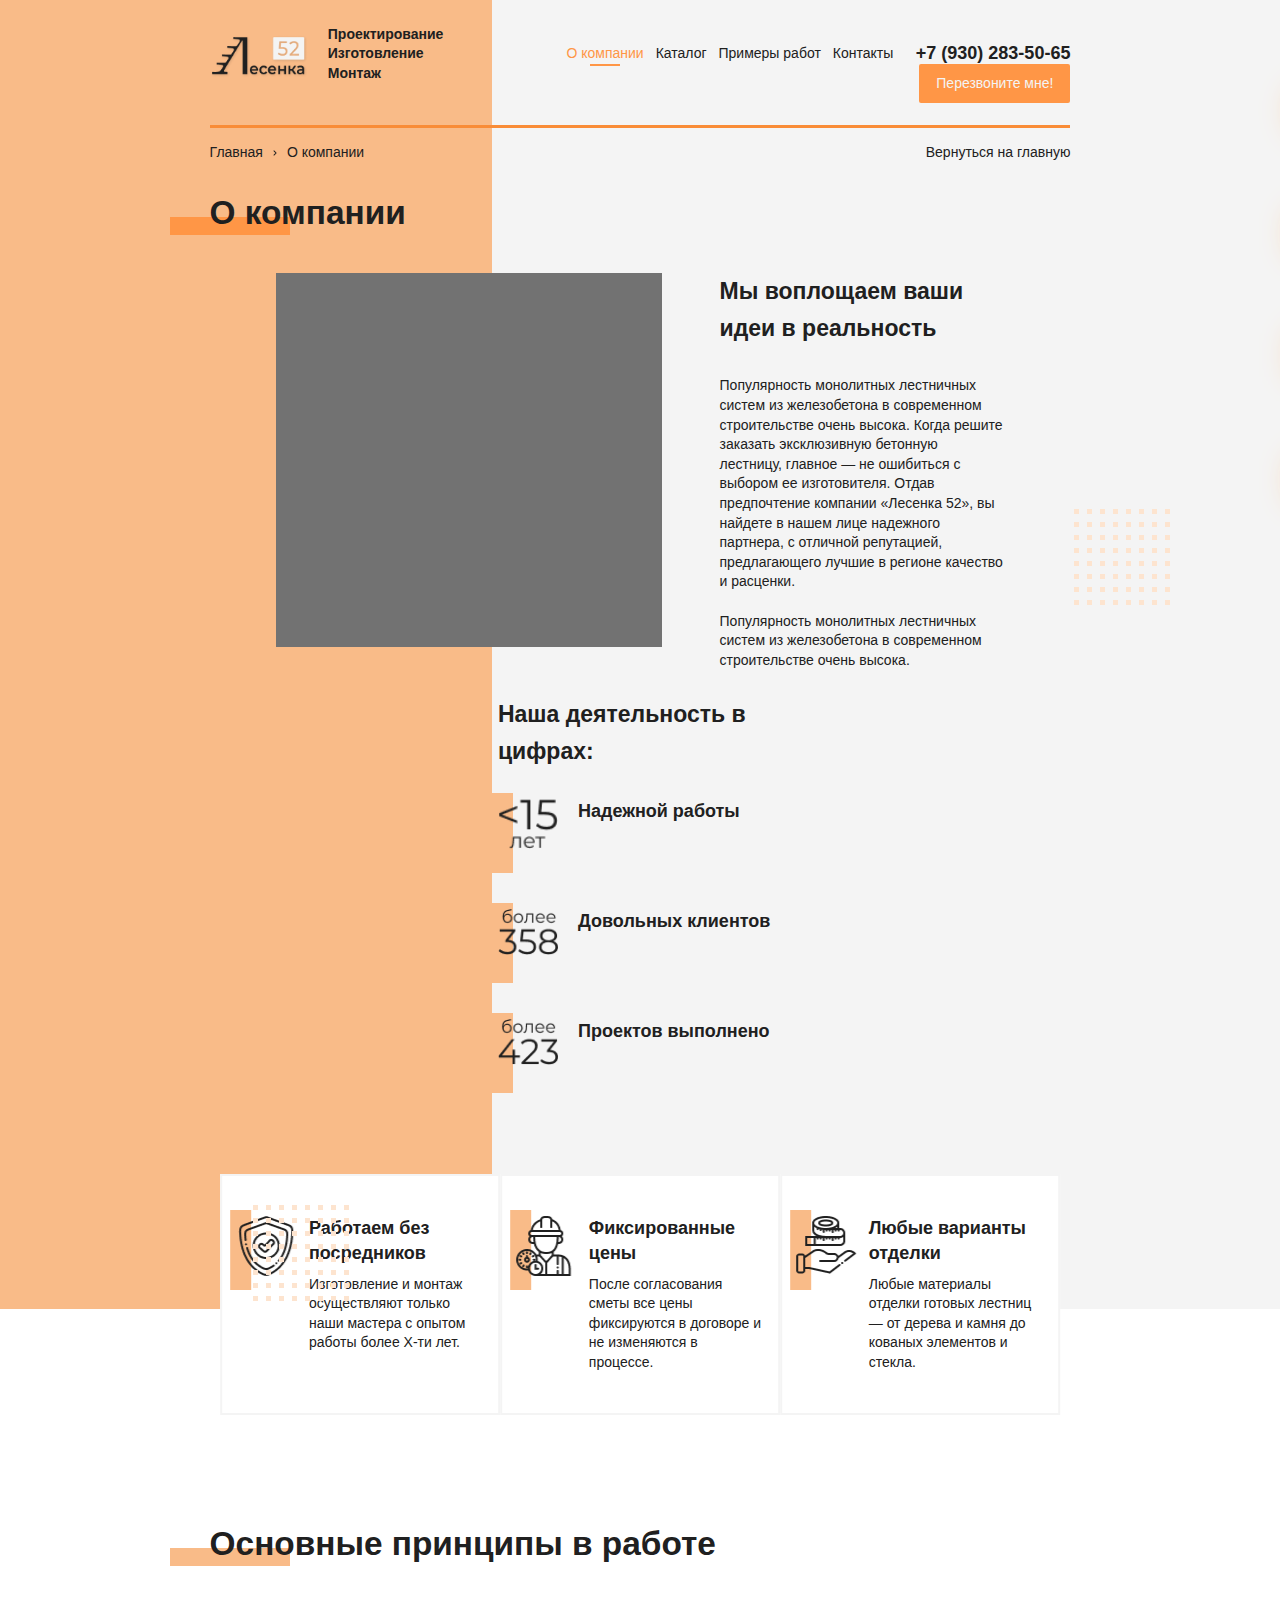
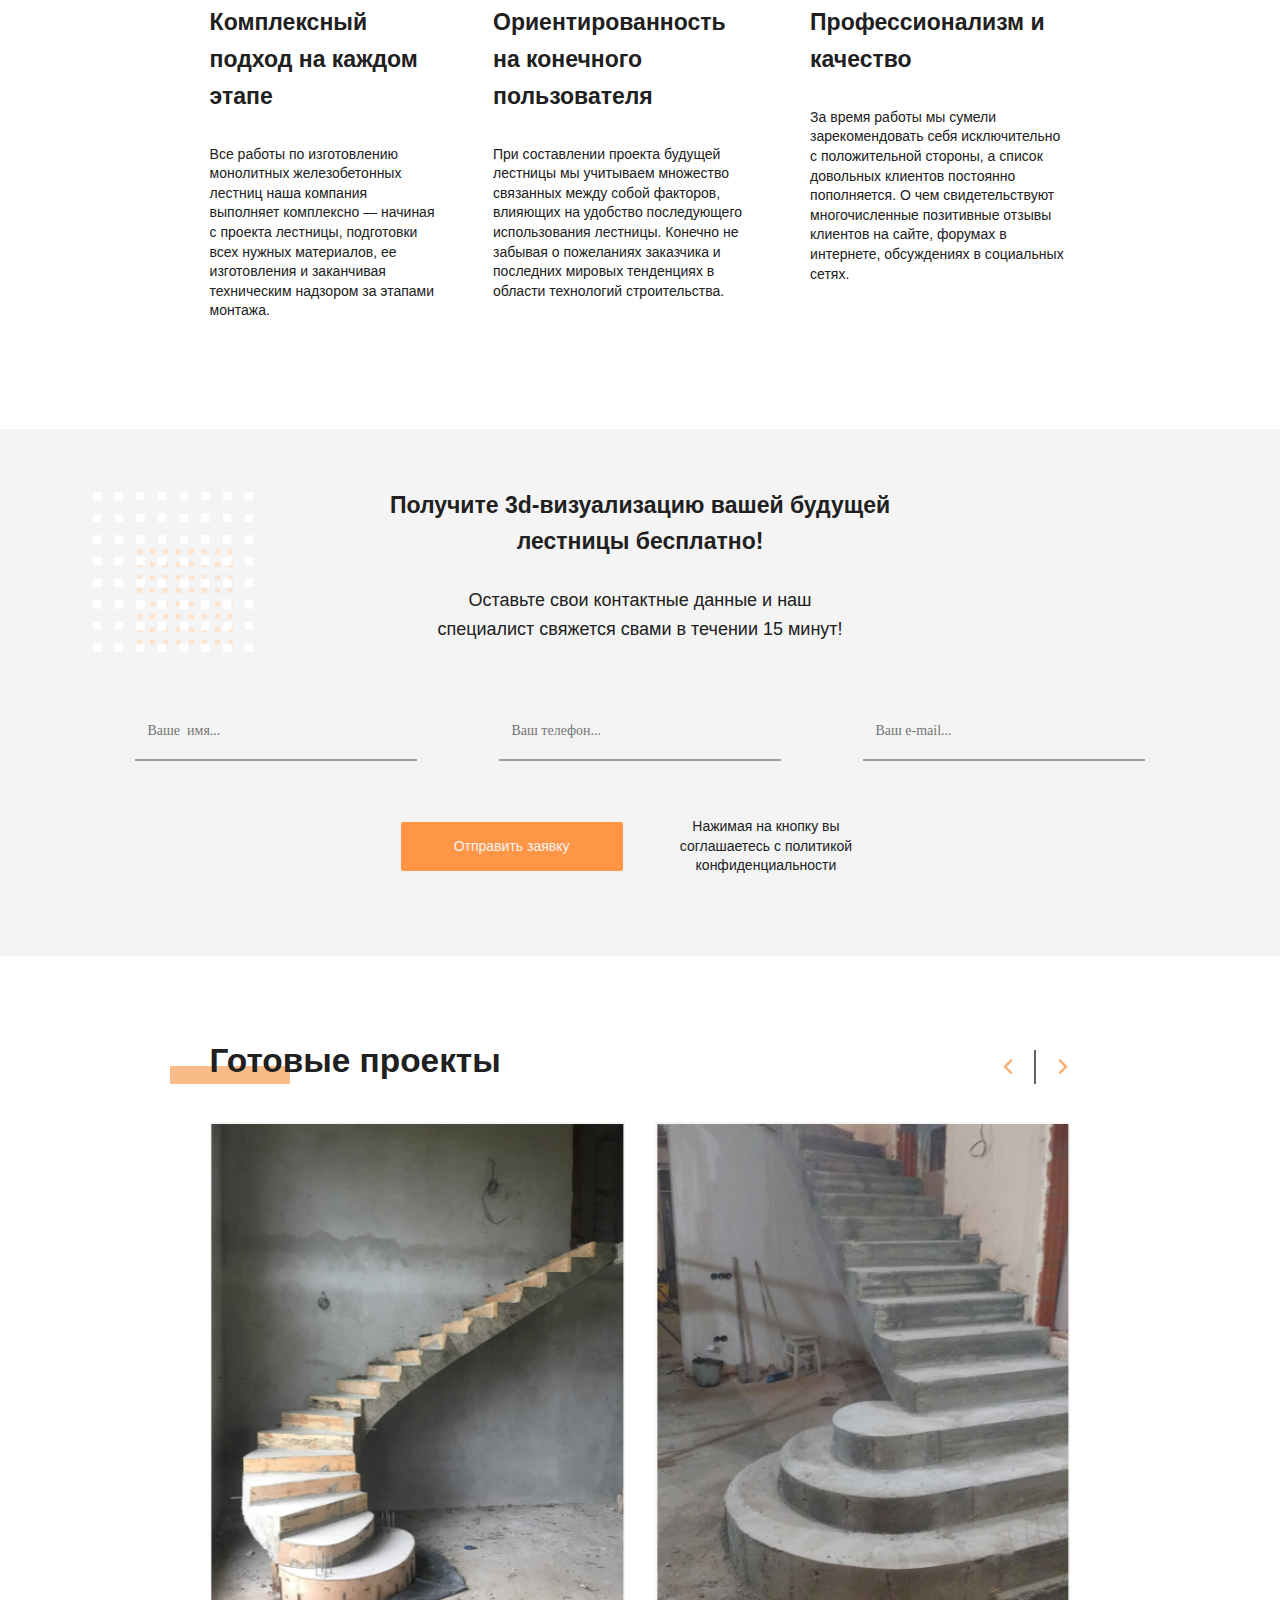
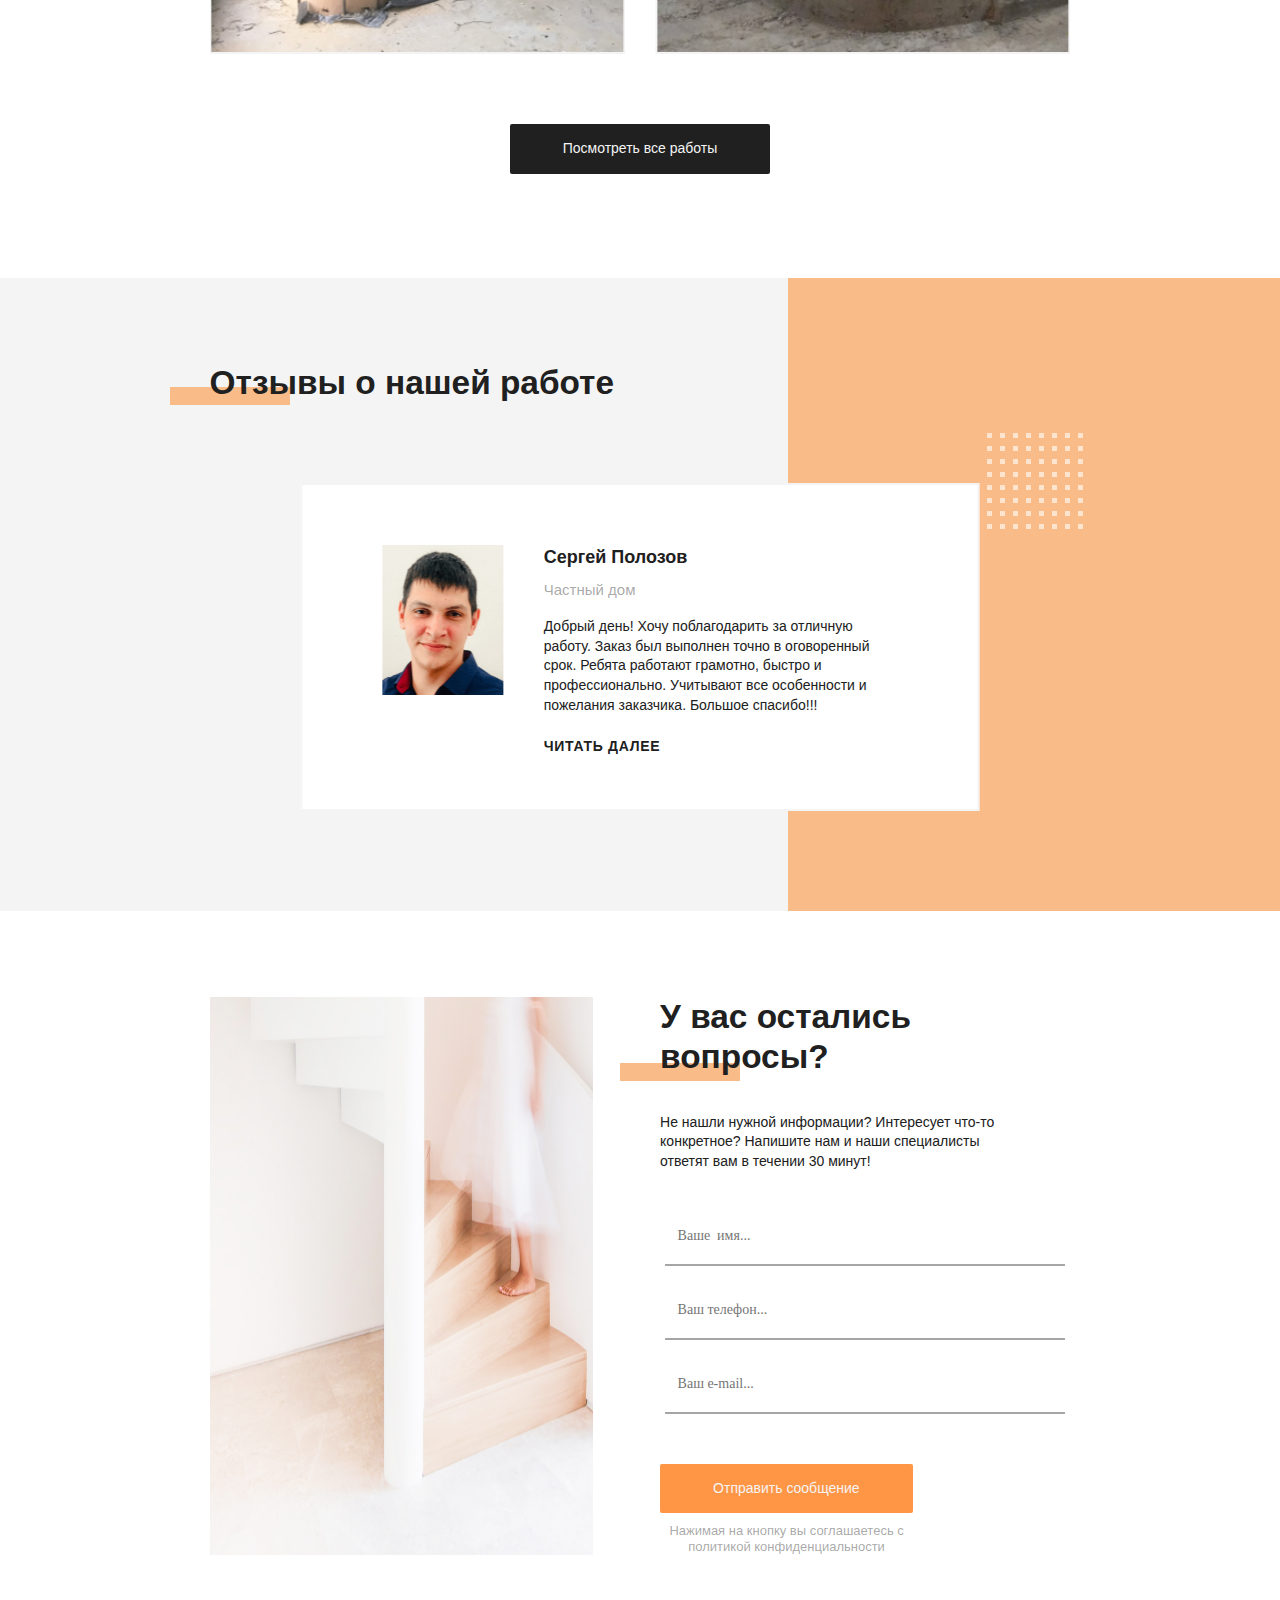
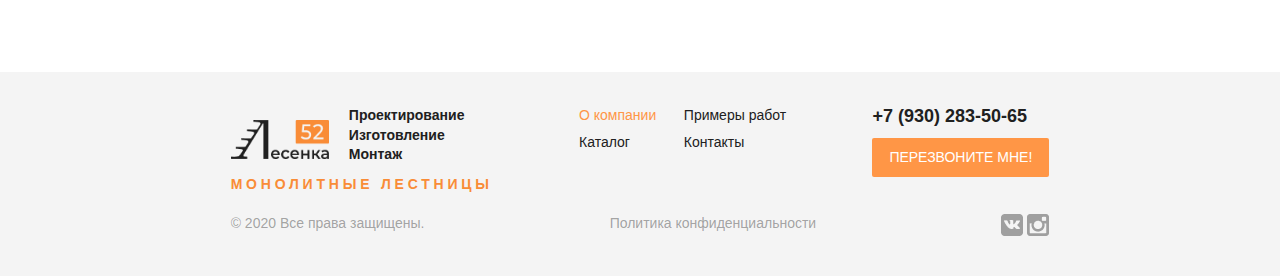
<file: about.html>
<!DOCTYPE html>
<html lang="ru">
<head>
    <meta charset="UTF-8">
    <meta http-equiv="X-UA-Compatible" content="IE=edge">
    <meta name="viewport" content="width=device-width, initial-scale=1.0">
    <link href="https://cdn.jsdelivr.net/npm/@splidejs/splide@4.1.4/dist/css/splide.min.css" rel="stylesheet">
    <link rel="stylesheet" href="./css/style.css">
    <title>About</title>
</head>
<body>

    <!-- ===Header=============
    =========================== -->
    
    <section class="containerGrayCream">
        <header>
            <div class="headerSize">
                <div class="headerLogo">
                    <div class="headerLogoImg">
                        <a href="./index.html"><img src="./img/LOGO.png" alt=""></a>
                    </div>
                    <div class="descriptionLogo head">
                        <span>Проектирование</span>
                        <span>Изготовление</span>
                        <span>Монтаж</span>
                    </div>
                </div>
                <div class="headerNav">
                    <a class="nav active" href="./about.html">О компании</a>
                    <a class="nav" href="./catalog.html">Каталог</a>
                    <a class="nav" href="./works.html">Примеры работ</a>
                    <a class="nav" href="./contacts.html">Контакты</a>
                    <div class="boxLogo">
                        <div class="headerTel">
                            <a href="tel:+79302835065">+7 (930) 283-50-65</a>
                        </div>
                        <a class="btnLogo cross__one__btn">Перезвоните мне!</a>
                    </div>
                </div>
                <div class="headerNavBar">
                    <div class="menu-btn">
                        <span></span>
                        <span></span>
                        <span></span>
                    </div>
                </div>
                <div class="menu">
                    <nav>
                    <ul>
                        <li><a class="nav_menu" href="./about.html">О компании</a></li>
                        <li><a class="nav_menu" href="./catalog.html">Каталог</a></li>
                        <li><a class="nav_menu" href="./works.html">Примеры работ</a></li>
                        <li><a class="nav_menu" href="./contacts.html">Контакты</a></li>
                    </ul>
                    </nav>
                </div>
            </div>
        </header>

    <!-- ===About > window_1===
    =========================== -->

        <div class="widthSection nextPage">
            <hr class="header__hr">
            <div class="domCompany">
                <div class="domCompanyLeft">
                    <a class="confid" href="./index.html">Главная</a>
                    <img src="./img/Rectangle 3.1.svg" alt="">
                    <span>О компании</span>
                </div>
                <div class="domCompanyRight">
                    <a class="confid out" href="./index.html">Вернуться на главную</a>
                </div>
            </div>
            <h2 class="h_2_Window_1">О компании</h2>
            <div class="blockIdeas">
                <div class="blockIdea oneIdea">
                    <img src="./img/graySquare.jpg" alt="">
                </div>
                <div class="blockIdea oneIdea">
                    <h3>Мы воплощаем ваши идеи в реальность</h3>
                    <p>Популярность монолитных лестничных систем 
                        из железобетона в современном строительстве очень высока. Когда решите заказать эксклюзивную бетонную лестницу, главное — не ошибиться с выбором ее изготовителя. 
                        Отдав предпочтение компании «Лесенка 52», 
                        вы найдете в нашем лице надежного партнера, 
                        с отличной репутацией, предлагающего лучшие в регионе качество и расценки.
                    </p>
                    <br>   
                    <p>Популярность монолитных лестничных систем 
                        из железобетона в современном строительстве очень высока.</p>
                </div>
                <div class="blockIdea oneIdea">
                    <div class="wrapperIdea specials">
                        <h3>Наша деятельность в цифрах:</h3>
                        <div class="special">
                            <div class="priceLogo page_2">
                                <img src="./img/15_years.png" alt="">
                            </div>
                            <div class="specialText">
                                <h4>Надежной работы</h4>
                            </div>
                        </div>
                        <div class="special">
                            <div class="priceLogo page_2">
                                <img src="./img/358.png" alt="">
                            </div>
                            <div class="specialText">
                                <h4>Довольных клиентов</h4>
                            </div>
                        </div>
                        <div class="special">
                            <div class="priceLogo page_2">
                                <img src="./img/423.png" alt="">
                            </div>
                            <div class="specialText">
                                <h4>Проектов выполнено</h4>
                            </div>
                        </div>
                    </div>
                </div>
            </div>
            <div class="dotsCream aboutOne">
                <img src="./img/element (1).svg" alt="">
            </div>
        </div>
    </section>

    <section class="graySection__about">
        <div class="doWedoImg">
            <img src="./img/graySquare.jpg" alt="">
        </div>
        <div class="blockIdeas ideasBlock">
            <div class="blockIdea oneIdea weDo">
                <h3>Мы воплощаем ваши идеи в реальность</h3>
                <p>Популярность монолитных лестничных систем 
                    из железобетона в современном строительстве очень высока. Когда решите заказать эксклюзивную бетонную лестницу, главное — не ошибиться с выбором ее изготовителя. 
                    Отдав предпочтение компании «Лесенка 52», 
                    вы найдете в нашем лице надежного партнера, 
                    с отличной репутацией, предлагающего лучшие в регионе качество и расценки.
                </p>
                <br>   
                <p>Популярность монолитных лестничных систем 
                    из железобетона в современном строительстве очень высока.</p>
            </div>    
            <div class="doWedo">
                <div class="wrapperIdea specials">
                    <h3>Наша деятельность в цифрах:</h3>
                    <div class="special">
                        <div class="priceLogo page_2">
                            <img src="./img/15_years.png" alt="">
                        </div>
                        <div class="specialText">
                            <h4>Надежной работы</h4>
                        </div>
                    </div>
                    <div class="special">
                        <div class="priceLogo page_2">
                            <img src="./img/358.png" alt="">
                        </div>
                        <div class="specialText">
                            <h4>Довольных клиентов</h4>
                        </div>
                    </div>
                    <div class="special">
                        <div class="priceLogo page_2">
                            <img src="./img/423.png" alt="">
                        </div>
                        <div class="specialText">
                            <h4>Проектов выполнено</h4>
                        </div>
                    </div>
                </div>
            </div>
        </div>
    </section>

    <!-- ===About > window_2===
    =========================== -->

        
    <section class="widthSection aboutPrinciple">
        <div class="fixPrices about">
            <div class="fixPrice about">
                <div class="priceLogo">
                    <img src="./img/quarantee.png" alt="">
                </div>
                <div>
                    <h4>Работаем без посредников</h4>
                    <p>Изготовление и монтаж осуществляют только наши мастера с опытом работы более Х-ти лет.</p>
                </div>
            </div>
            <div class="fixPrice">
                <div class="priceLogo">
                    <img src="./img/speed.png" alt="">
                </div>
                <div>
                    <h4>Фиксированные цены</h4>
                    <p>После согласования сметы все цены фиксируются в договоре и не изменяются в процессе.</p>
                </div>
            </div>
            <div class="fixPrice">
                <div class="priceLogo last">
                    <img src="./img/free.png" alt="">
                </div>
                <div>
                    <h4>Любые варианты отделки</h4>
                    <p>Любые материалы отделки готовых лестниц — от дерева и камня до кованых элементов и стекла.</p>
                </div>
            </div>
        </div>
        <div class="dotsCream aboutTwo">
            <img src="./img/element (1).svg" alt="">
        </div>

        <div class="principlesWork">
            <h2>Основные принципы в работе</h2>
            <div class="principles">
                <div class="principle">
                    <h3>Комплексный подход на каждом этапе</h3>
                    <p>Все работы по изготовлению монолитных железобетонных лестниц наша компания выполняет комплексно — начиная с проекта лестницы, подготовки всех нужных материалов, ее изготовления и заканчивая техническим надзором за этапами монтажа.</p>
                </div>
                <div class="principle">
                    <h3>Ориентированность на конечного пользователя</h3>
                    <p>При составлении проекта будущей лестницы мы учитываем множество связанных между собой факторов, влияющих на удобство последующего использования лестницы. Конечно не забывая о пожеланиях заказчика 
                        и последних мировых тенденциях в области технологий строительства.</p>
                </div>
                <div class="principle">
                    <h3>Профессионализм и качество</h3>
                    <p>За время работы мы сумели зарекомендовать себя исключительно с положительной стороны, а список довольных клиентов постоянно пополняется. О чем свидетельствуют многочисленные позитивные отзывы клиентов на сайте, форумах в интернете, обсуждениях 
                        в социальных сетях.</p>
                </div>
            </div>
        </div>
    </section>

    <section class="graySection">
        <div class="dotsCream three">
            <img src="./img/element (1).svg" alt="">
        </div>
        <div class="dotsWhite one">
            <img src="./img/element (3).svg" alt="">
        </div>
        <div action="" class="nameForm">
            <h3>Получите 3d-визуализацию вашей будущей лестницы бесплатно!</h3>
            <p>Оставьте свои контактные данные и наш специалист свяжется свами в течении 15 минут!</p>
            <form class="streightForm" action="">
                <input type="text" placeholder="   Ваше  имя...">
                <input type="tel" placeholder="   Ваш телефон...">
                <input type="email" placeholder="   Ваш e-mail...">
            </form>
        </div>
        <div class="btnForm">
            <a class="btnStyle" href="">Отправить заявку</a>
            <span>Нажимая на кнопку вы соглашаетесь  с политикой конфиденциальности </span>
        </div>
    </section>

    <!-- ===About > window_3===
    =========================== -->

    <section class="widthSection">
        <h2>Готовые проекты</h2>

        <div class="splide first" role="group" aria-label="Splide Basic HTML Example">
            <div class="splide__arrow stick"><img src="./img/toArrow.svg" alt=""></div>
            <div class="splide__track">
                <ul class="splide__list">
                    
                    <li class="splide__slide">
                        <div class="cardStairWrapper">
                            <div class="cardImgStair">
                                <img src="./img/Mask Group (1).jpg" alt="">
                            </div>
                        </div>
                    </li>
                    <li class="splide__slide">
                        <div class="cardStairWrapper">
                            <div class="cardImgStair">
                                <img src="./img/Mask Group (2).jpg" alt="">
                            </div>
                        </div>
                    </li>
                    <li class="splide__slide">
                        <div class="cardStairWrapper">
                            <div class="cardImgStair">
                                <img src="./img/Mask Group (3).jpg" alt="">
                            </div>
                        </div>
                    </li>
                    <li class="splide__slide">
                        <div class="cardStairWrapper">
                            <div class="cardImgStair">
                                <img src="./img/Mask Group.jpg" alt="">
                            </div>
                        </div>
                    </li>

                </ul>
            </div>
        </div>

        <div class="blackBtnWrapper"> 
            <div class="blackBtn">
                <a href="./works.html">Посмотреть все работы</a>
            </div>
        </div>
    </section>

    <!-- ===About > window_4===
    =========================== -->

    <section class="containerCreamGray about">
        <div class="dotsGray aboutOne">
            <img src="./img/element (2).svg" alt="">
        </div>
        <div class="widthSection reviewsBlock">
            <div class="dotsWhite aboutTwo">
                <img src="./img/element (3).svg" alt="">
            </div>
            <div class="dotsCream aboutThree">
                <img src="./img/element (1).svg" alt="">
            </div>
            <div class="dotsCream aboutFour">
                <img src="./img/element (1).svg" alt="">
            </div>
            <h2>Отзывы о нашей работе</h2>
            <div class="splide second" aria-label="Splide Basic HTML Example">
                <div class="splide__track">
                    <ul class="splide__list">
                        
                        <li class="splide__slide">
                            <div class="reviewsBox">
                                <div class="review">
                                    <div class="reviewImg">
                                        <img src="./img/Rectangle 290.jpg" alt="">
                                    </div>
                                    <div class="reviewText">
                                        <h4>Сергей Полозов</h4>
                                        <span>Частный дом</span>
                                        <p>Добрый день! Хочу поблагодарить за отличную работу. Заказ был выполнен точно в оговоренный срок. Ребята работают грамотно, быстро и профессионально. Учитывают все особенности и пожелания заказчика. Большое спасибо!!!</p>
                                        <a href="#">ЧИТАТЬ ДАЛЕЕ</a>
                                    </div>
                                </div>
                            </div>
                            <div class="reviewsBox b_small">
                                <div class="review r_small">
                                    <div class="reviewImg">
                                        <img src="./img/Rectangle 290.jpg" alt="">
                                    </div>
                                    <div class="reviewText">
                                        <h4>Какой то чел</h4>
                                        <span>Какой-то дом</span>
                                    </div>
                                </div>
                                <p>Добрый день! Хочу поблагодарить за отличную работу. Заказ был выполнен точно в оговоренный срок. Ребята работают грамотно, быстро и профессионально. Учитывают все особенности и пожелания заказчика. Большое спасибо!!!</p>
                                <a href="">ЧИТАТЬ ДАЛЕЕ</a>
                            </div>
                        </li>

                    </ul>
                </div>
            </div>
        </div>
    </section>

    <!-- ===About > window_5===
    =========================== -->

    <section class="widthSection">
        <div class="mapBox">
            <div class="map About">
                <img src="./img/Mask Group (4).jpg" alt="">
            </div>
            <div class="yourQuestions">
                <h2>У вас остались вопросы?</h2>
                <p>Не нашли нужной информации? Интересует что-то конкретное? Напишите нам и наши специалисты ответят вам в течении 30 минут!</p>
                <form class="streightForm" action="">
                    <input type="text" placeholder="   Ваше  имя...">
                    <input type="tel" placeholder="   Ваш телефон...">
                    <input type="email" placeholder="   Ваш e-mail...">
                </form>
                <a class="btnStyle" href="#">Отправить сообщение</a>
                <span>Нажимая на кнопку вы соглашаетесь с <a class="confid pol">политикой конфиденциальности</a></span>
            </div>
        </div>
    </section>

    <!-- ===Footer=============
    =========================== -->

    <footer>
        <div class="footLogoNavTel">
            <div class="footLogo">
                <div class="footIT">
                    <div class="footLogoImg">
                        <a href="./index.html"><img src="./img/Group_foot.png" alt=""></a>
                    </div>
                    <div class="descriptionLogo">
                        <span>Проектирование</span>
                        <span>Изготовление</span>
                        <span>Монтаж</span>
                    </div>
                </div>
                <div class="footSlog">
                    <span>Монолитные лестницы</span>
                </div>
            </div>

            <div class="footAllNav">
                <div class="footNav">
                    <a class="f_nav active" href="./about.html">О компании</a>
                    <a class="f_nav" href="./catalog.html">Каталог</a>
                </div>
                <div class="footNav">
                    <a class="f_nav" href="./works.html">Примеры работ</a>
                    <a class="f_nav" href="./contacts.html">Контакты</a>
                </div>
            </div>

            <div class="footTel">
                <a href="tel:+79302835065">+7 (930) 283-50-65</a>
                <a class="cross__one__btn">Перезвоните мне!</a>
            </div>
        </div>

        <div class="underFoot">
            <span>© 2020 Все права защищены.</span>
            <span><a class="confid pol">Политика конфиденциальности</a></span>
            <span>
                <a href="#"><img src="./img/vk.png" alt=""></a>
                <a href="#"><img src="./img/instagramm.png" alt=""></a>
            </span>
        </div>
    </footer>

    <!-- ===Mini__Pop-Up > page 1========
    =============================== -->

    <div class="mini__wrapper__one">
        <div class="mini__popUp__one">
            <div class="cross__one">
                <img src="./img/Cross.png" alt="">
            </div>
            <h2>Отправить заявку</h2>
            <p>на бесплатную консультацию</p>
            <form class="streightForm miniForm" action="">
                <input type="text" placeholder="   Ваше  имя...">
                <input type="tel" placeholder="   Ваш телефон...">
                <input type="email" placeholder="   Ваш e-mail...">
            </form>
            <a class="btnStyle btnLogoNext">Отправить сообщение</a>
            <span>Нажимая на кнопку вы соглашаетесь с <a class="confid" href="#">политикой конфиденциальности</a></span>
        </div>
    </div>

    <!-- ===Mini__Pop-Up > page 2========
    =============================== -->

    <div class="mini__wrapper__two">
        <div class="mini__popUp__one two">
            <div class="cross__one">
                <img src="./img/Cross.png" alt="">
            </div>
            <h2>Спасибо!</h2>
            <p>Заявка успешно отправлена.</p>
            <div class="minPopImg">
                <img src="./img/Vector 34.png" alt="">
            </div>
        </div>
    </div>

    <script src="https://cdn.jsdelivr.net/npm/@splidejs/splide@4.1.4/dist/js/splide.min.js"></script>
    <script src="./js/script.js"></script>
</body>
</html>
</file>
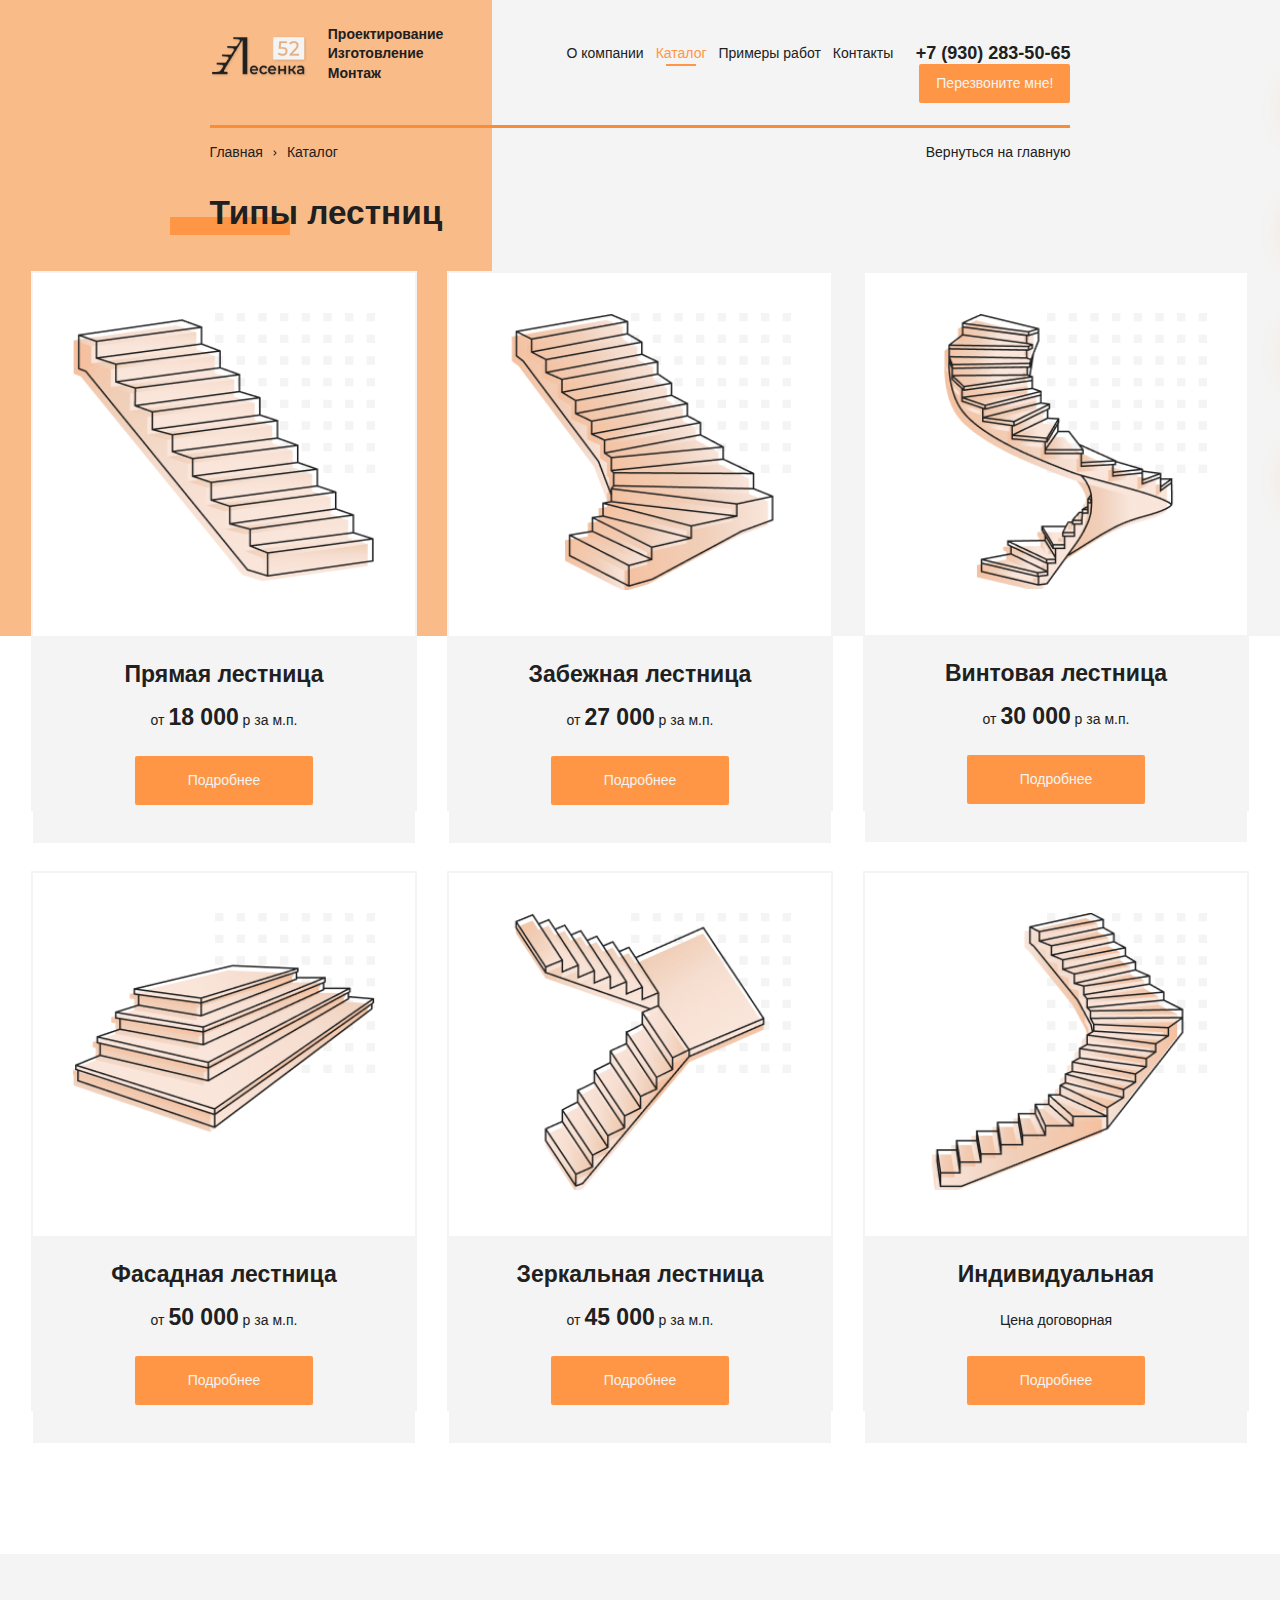
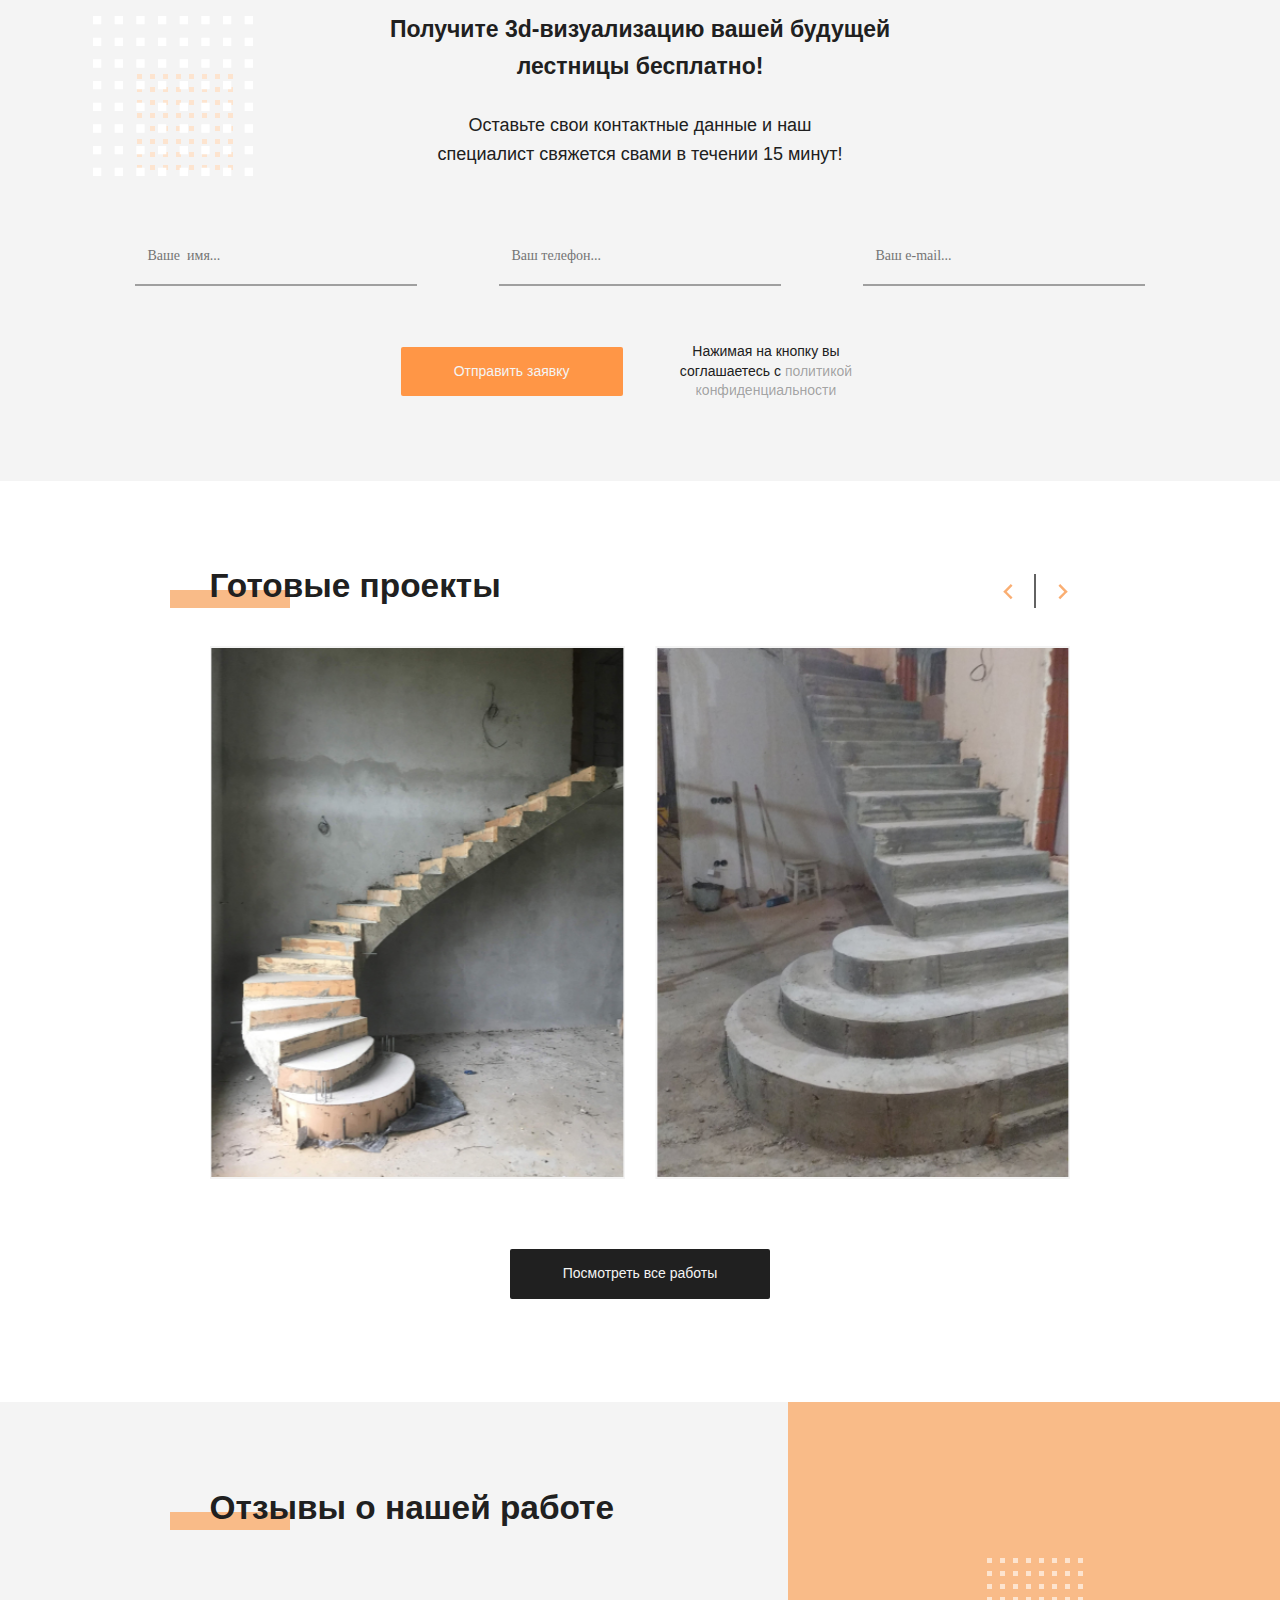
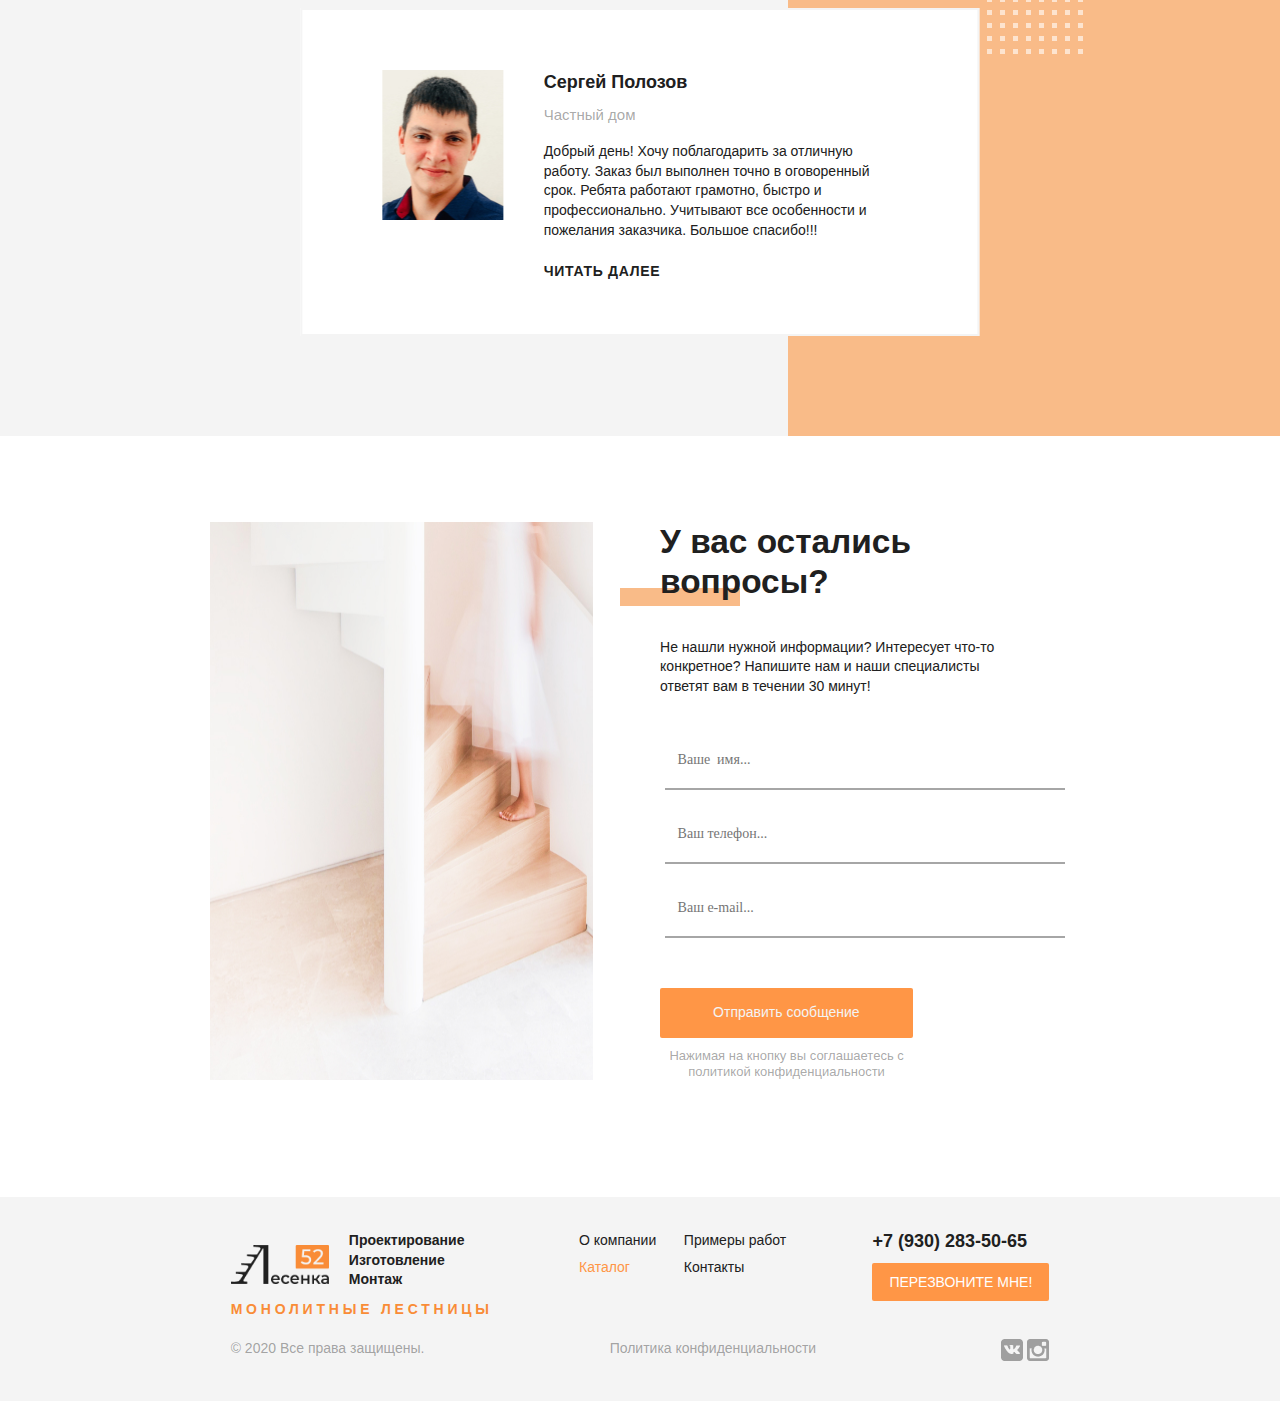
<file: catalog.html>
<!DOCTYPE html>
<html lang="ru">
<head>
    <meta charset="UTF-8">
    <meta http-equiv="X-UA-Compatible" content="IE=edge">
    <meta name="viewport" content="width=device-width, initial-scale=1.0">
    <link href="https://cdn.jsdelivr.net/npm/@splidejs/splide@4.1.4/dist/css/splide.min.css" rel="stylesheet">
    <link rel="stylesheet" href="./css/style.css">
    <title>Catalog</title>
</head>
<body>

    <!-- ===Header=============
    =========================== -->
    
    <section class="containerGrayCream catalog">
        <header>
            <div class="headerSize">
                <div class="headerLogo">
                    <div class="headerLogoImg">
                        <a href="./index.html"><img src="./img/LOGO.png" alt=""></a>
                    </div>
                    <div class="descriptionLogo head">
                        <span>Проектирование</span>
                        <span>Изготовление</span>
                        <span>Монтаж</span>
                    </div>
                </div>
                <div class="headerNav">
                    <a class="nav" href="./about.html">О компании</a>
                    <a class="nav active" href="./catalog.html">Каталог</a>
                    <a class="nav" href="./works.html">Примеры работ</a>
                    <a class="nav" href="./contacts.html">Контакты</a>
                    <div class="boxLogo">
                        <div class="headerTel">
                            <a href="tel:+79302835065">+7 (930) 283-50-65</a>
                        </div>
                        <a class="btnLogo cross__one__btn">Перезвоните мне!</a>
                    </div>
                </div>
                <div class="headerNavBar">
                    <div class="menu-btn">
                        <span></span>
                        <span></span>
                        <span></span>
                    </div>
                </div>
                <div class="menu">
                    <nav>
                    <ul>
                        <li><a class="nav_menu" href="./about.html">О компании</a></li>
                        <li><a class="nav_menu" href="./catalog.html">Каталог</a></li>
                        <li><a class="nav_menu" href="./works.html">Примеры работ</a></li>
                        <li><a class="nav_menu" href="./contacts.html">Контакты</a></li>
                    </ul>
                    </nav>
                </div>
            </div>
        </header>

        <div class="widthSection catalog">
            <hr class="header__hr">
            <div class="domCompany">
                <div class="domCompanyLeft">
                    <a class="confid" href="./index.html">Главная</a>
                    <img src="./img/Rectangle 3.1.svg" alt="">
                    <span>Каталог</span>
                </div>
                <div class="domCompanyRight">
                    <a class="confid out" href="./index.html">Вернуться на главную</a>
                </div>
            </div>
            <h2 class="h_2_Window_1">Типы лестниц</h2>
        </div>
    </section>

    <!-- ===Catalog > window_1===
    =========================== -->

    <section class="whiteSection catalog">
        
        <div class="bigWrapperCatalog">
            
            <div class="cardStairWrapper catalog">
                <div class="col">
                    <div class="cardImgStair stair">
                        <img src="./img/type-stairs-01.png" alt="">
                    </div>
                    <div class="dotsGray">
                        <img src="./img/element (2).svg" alt="">
                    </div>
                </div>
                <div class="cardOptionStair">
                    <h3>Прямая лестница</h3>
                    <p>от <b>18 000</b> р за м.п.</p>
                    <a class="btnStyle" href="">Подробнее</a>
                </div>
            </div>

            <div class="cardStairWrapper catalog">
                <div class="col">
                    <div class="cardImgStair stair">
                        <img src="./img/type-stairs-02.png" alt="">
                    </div>
                    <div class="dotsGray">
                        <img src="./img/element (2).svg" alt="">
                    </div>
                </div>
                <div class="cardOptionStair">
                    <h3>Забежная лестница</h3>
                    <p>от <b>27 000</b> р за м.п.</p>
                    <a class="btnStyle" href="">Подробнее</a>
                </div>
            </div>
            
            <div class="cardStairWrapper catalog">
                <div class="col">
                    <div class="cardImgStair stair">
                        <img src="./img/type-stairs-03.png" alt="">
                    </div>
                    <div class="dotsGray">
                        <img src="./img/element (2).svg" alt="">
                    </div>
                </div>
                <div class="cardOptionStair">
                    <h3>Винтовая лестница</h3>
                    <p>от <b>30 000</b> р за м.п.</p>
                    <a class="btnStyle" href="">Подробнее</a>
                </div>
            </div>

            <div class="cardStairWrapper catalog">
                <div class="col">
                    <div class="cardImgStair stair">
                        <img src="./img/type-stairs-04.png" alt="">
                    </div>
                    <div class="dotsGray">
                        <img src="./img/element (2).svg" alt="">
                    </div>
                </div>
                <div class="cardOptionStair">
                    <h3>Фасадная лестница</h3>
                    <p>от <b>50 000</b> р за м.п.</p>
                    <a class="btnStyle" href="">Подробнее</a>
                </div>
            </div>

            <div class="cardStairWrapper catalog">
                <div class="col">
                    <div class="cardImgStair stair">
                        <img src="./img/type-stairs-05.png" alt="">
                    </div>
                    <div class="dotsGray">
                        <img src="./img/element (2).svg" alt="">
                    </div>
                </div>
                <div class="cardOptionStair">
                    <h3>Зеркальная лестница</h3>
                    <p>от <b>45 000</b> р за м.п.</p>
                    <a class="btnStyle" href="">Подробнее</a>
                </div>
            </div>

            <div class="cardStairWrapper catalog">
                <div class="col">
                    <div class="cardImgStair stair">
                        <img src="./img/type-stairs-06.png" alt="">
                    </div>
                    <div class="dotsGray">
                        <img src="./img/element (2).svg" alt="">
                    </div>
                </div>
                <div class="cardOptionStair">
                    <h3>Индивидуальная</h3>
                    <p>Цена договорная</p>
                    <a class="btnStyle" href="">Подробнее</a>
                </div>
            </div>

        </div>
    </section>

    <!-- ===Index > Window_4===
    =========================== -->

    <section class="graySection">
        <div class="dotsCream three">
            <img src="./img/element (1).svg" alt="">
        </div>
        <div class="dotsWhite one">
            <img src="./img/element (3).svg" alt="">
        </div>
        <div action="" class="nameForm">
            <h3>Получите 3d-визуализацию вашей будущей лестницы бесплатно!</h3>
            <p>Оставьте свои контактные данные и наш специалист свяжется свами в течении 15 минут!</p>
            <form class="streightForm" action="">
                <input type="text" placeholder="   Ваше  имя...">
                <input type="tel" placeholder="   Ваш телефон...">
                <input type="email" placeholder="   Ваш e-mail...">
            </form>
        </div>
        <div class="btnForm">
            <a class="btnStyle" href="#">Отправить заявку</a>
            <span>Нажимая на кнопку вы соглашаетесь  с <a class="confid pol">политикой конфиденциальности</a></span>
        </div>
    </section>

    <!-- ===About > window_3===
    =========================== -->

    <section class="widthSection">
        <h2>Готовые проекты</h2>

        <div class="splide first" role="group" aria-label="Splide Basic HTML Example">
            <div class="splide__arrow stick"><img src="./img/toArrow.svg" alt=""></div>
            <div class="splide__track">
                <ul class="splide__list">
                    
                    <li class="splide__slide">
                        <div class="cardStairWrapper">
                            <div class="cardImgStair">
                                <img src="./img/Mask Group (1).jpg" alt="">
                            </div>
                        </div>
                    </li>
                    <li class="splide__slide">
                        <div class="cardStairWrapper">
                            <div class="cardImgStair">
                                <img src="./img/Mask Group (2).jpg" alt="">
                            </div>
                        </div>
                    </li>
                    <li class="splide__slide">
                        <div class="cardStairWrapper">
                            <div class="cardImgStair">
                                <img src="./img/Mask Group (3).jpg" alt="">
                            </div>
                        </div>
                    </li>
                    <li class="splide__slide">
                        <div class="cardStairWrapper">
                            <div class="cardImgStair">
                                <img src="./img/Mask Group.jpg" alt="">
                            </div>
                        </div>
                    </li>

                </ul>
            </div>
        </div>

        <div class="blackBtnWrapper"> 
            <div class="blackBtn">
                <a href="./works.html">Посмотреть все работы</a>
            </div>
        </div>
    </section>

    <!-- ===About > window_4===
    =========================== -->

    <section class="containerCreamGray about">
        <div class="dotsGray aboutOne">
            <img src="./img/element (2).svg" alt="">
        </div>
        <div class="widthSection reviewsBlock">
            <div class="dotsWhite aboutTwo">
                <img src="./img/element (3).svg" alt="">
            </div>
            <div class="dotsCream aboutThree">
                <img src="./img/element (1).svg" alt="">
            </div>
            <div class="dotsCream aboutFour">
                <img src="./img/element (1).svg" alt="">
            </div>
            <h2>Отзывы о нашей работе</h2>
            <div class="splide second" role="group" aria-label="Splide Basic HTML Example">
                <div class="splide__track">
                    <ul class="splide__list">
                        
                        <li class="splide__slide">
                            <div class="reviewsBox">
                                <div class="review">
                                    <div class="reviewImg">
                                        <img src="./img/Rectangle 290.jpg" alt="">
                                    </div>
                                    <div class="reviewText">
                                        <h4>Сергей Полозов</h4>
                                        <span>Частный дом</span>
                                        <p>Добрый день! Хочу поблагодарить за отличную работу. Заказ был выполнен точно в оговоренный срок. Ребята работают грамотно, быстро и профессионально. Учитывают все особенности и пожелания заказчика. Большое спасибо!!!</p>
                                        <a href="#">ЧИТАТЬ ДАЛЕЕ</a>
                                    </div>
                                </div>
                            </div>
                            <div class="reviewsBox b_small">
                                <div class="review r_small">
                                    <div class="reviewImg">
                                        <img src="./img/Rectangle 290.jpg" alt="">
                                    </div>
                                    <div class="reviewText">
                                        <h4>Сергей Полозов</h4>
                                        <span>Частный дом</span>
                                    </div>
                                </div>
                                <p>Добрый день! Хочу поблагодарить за отличную работу. Заказ был выполнен точно в оговоренный срок. Ребята работают грамотно, быстро и профессионально. Учитывают все особенности и пожелания заказчика. Большое спасибо!!!</p>
                                <a href="#">ЧИТАТЬ ДАЛЕЕ</a>
                            </div>
                        </li>

                    </ul>
                </div>
            </div>
        </div>
    </section>

    <!-- ===About > window_5===
    =========================== -->

    <section class="widthSection">
        <div class="mapBox">
            <div class="map About">
                <img src="./img/Mask Group (4).jpg" alt="">
            </div>
            <div class="yourQuestions">
                <h2>У вас остались вопросы?</h2>
                <p>Не нашли нужной информации? Интересует что-то конкретное? Напишите нам и наши специалисты ответят вам в течении 30 минут!</p>
                <form class="streightForm" action="">
                    <input type="text" placeholder="   Ваше  имя...">
                    <input type="tel" placeholder="   Ваш телефон...">
                    <input type="email" placeholder="   Ваш e-mail...">
                </form>
                <a class="btnStyle" href="#">Отправить сообщение</a>
                <span>Нажимая на кнопку вы соглашаетесь с <a class="confid pol">политикой конфиденциальности</a></span>
            </div>
        </div>
    </section>

        <!-- ===Footer > Window_10
    =========================== -->

    <footer>
        <div class="footLogoNavTel">
            <div class="footLogo">
                <div class="footIT">
                    <div class="footLogoImg">
                        <a href="./index.html"><img src="./img/Group_foot.png" alt=""></a>
                    </div>
                    <div class="descriptionLogo">
                        <span>Проектирование</span>
                        <span>Изготовление</span>
                        <span>Монтаж</span>
                    </div>
                </div>
                <div class="footSlog">
                    <span>Монолитные лестницы</span>
                </div>
            </div>

            <div class="footAllNav">
                <div class="footNav">
                    <a class="f_nav" href="./about.html">О компании</a>
                    <a class="f_nav active" href="./catalog.html">Каталог</a>
                </div>
                <div class="footNav">
                    <a class="f_nav" href="./works.html">Примеры работ</a>
                    <a class="f_nav" href="./contacts.html">Контакты</a>
                </div>
            </div>

            <div class="footTel">
                <a href="tel:+79302835065">+7 (930) 283-50-65</a>
                <a class="cross__one__btn">Перезвоните мне!</a>
            </div>
        </div>

        <div class="underFoot">
            <span>© 2020 Все права защищены.</span>
            <span><a class="confid pol">Политика конфиденциальности</a></span>
            <span>
                <a href="#"><img src="./img/vk.png" alt=""></a>
                <a href="#"><img src="./img/instagramm.png" alt=""></a>
            </span>
        </div>
    </footer>

       <!-- ===Political__Pop-Up============
    =============================== -->

    <div class="wrapper__political">
        <div class="popUp__political">
            <div class="cross__one">
                <img src="./img/Cross.png" alt="">
            </div>
            <h2>Политика конфиденциальности</h2>
            <div class="political__text">
                <p>Пользователь сайта <span> _ _ _ _ _ _ _  _ _ _ _ _  _ _ _ _ </span>.ru (далее Пользователь)<br> 
                предоставляя свои персональные данные (<span> р е к в и з и т ы    к о м п а н и и<br> 
                а д р е с    к о м п а н и и</span><br>   
                электр. адрес:<span> _ _ _ _</span>@<span>_ _ _ _ _</span>.ru, телефон: 73832887808, далее Продавец)<br> 
                дает согласие на обработку, хранение и использование своих персональных данных<br> 
                на основании ФЗ No 152-ФЗ «О персональных данных» от 27.07.2006 г. в следующих целях:<br>
                <br>
                •  Регистрации Пользователя на сайте;<br>
                •  Осуществление клиентской поддержки;<br>
                •  Получения Пользователем информации о маркетинговых событиях;<br>
                •  Выполнение Продавцом обязательств перед Покупателем.<br>
                <br>
                Под персональными данными подразумевается любая информация личного характера,<br> 
                позволяющая установить личность Покупателя такая как:<br>
                <br>
                •  Фамилия, Имя, Отчество;<br>
                •  Контактный телефон;<br>
                •  Адрес электронной почты;<br>
                •  Почтовый адрес.<br>
                <br>
                Персональные данные Покупателей хранятся исключительно на электронных носителях<br> 
                и обрабатываются с использованием автоматизированных систем, за исключением<br>
                случаев, когда неавтоматизированная обработка персональных данных необходима в<br> 
                связи с исполнением требований законодательства. Продавец обязуется не передавать<br>
                полученные персональные данные третьим лицам, за исключением следующих случаев:<br>
                <br>
                •  По запросам уполномоченных органов государственной власти РФ только по основаниям 
                <br>   и в порядке, установленным законодательством РФ;<br>
                •  Стратегическим партнерам, которые работают с Продавцом для предоставления продуктов<br> 
                   и услуг, или тем из них, которые помогают Продавцу реализовывать продукты и услуги<br> 
                   потребителям. Мы предоставляем третьим лицам минимальный объем персональных данных,<br>
                   необходимый только для оказания требуемой услуги или проведения необходимой<br>
                   транзакции.<br>
                <br>
                Продавец оставляет за собой право вносить изменения в одностороннем порядке в настоящие<br> 
                правила, при условии, что изменения не противоречат действующему законодательству РФ.<br> 
                Изменения условий настоящих правил вступают в силу после их публикации на Сайте.</p>
            </div>
        </div>
    </div>

    <!-- ===Mini__Pop-Up > page 1========
    =============================== -->

    <div class="mini__wrapper__one">
        <div class="mini__popUp__one">
            <div class="cross__one">
                <img src="./img/Cross.png" alt="">
            </div>
            <h2>Отправить заявку</h2>
            <p>на бесплатную консультацию</p>
            <form class="streightForm miniForm" action="">
                <input type="text" placeholder="   Ваше  имя...">
                <input type="tel" placeholder="   Ваш телефон...">
                <input type="email" placeholder="   Ваш e-mail...">
            </form>
            <a class="btnStyle btnLogoNext">Отправить сообщение</a>
            <span>Нажимая на кнопку вы соглашаетесь с <a class="confid pol">политикой конфиденциальности</a></span>
        </div>
    </div>

    <!-- ===Mini__Pop-Up > page 2========
    =============================== -->

    <div class="mini__wrapper__two">
        <div class="mini__popUp__one two">
            <div class="cross__one">
                <img src="./img/Cross.png" alt="">
            </div>
            <h2>Спасибо!</h2>
            <p>Заявка успешно отправлена.</p>
            <div class="minPopImg">
                <img src="./img/Vector 34.png" alt="">
            </div>
        </div>
    </div>

    <script src="https://cdn.jsdelivr.net/npm/@splidejs/splide@4.1.4/dist/js/splide.min.js"></script>
    <script src="./js/script.js"></script>
</body>
</html>
</file>
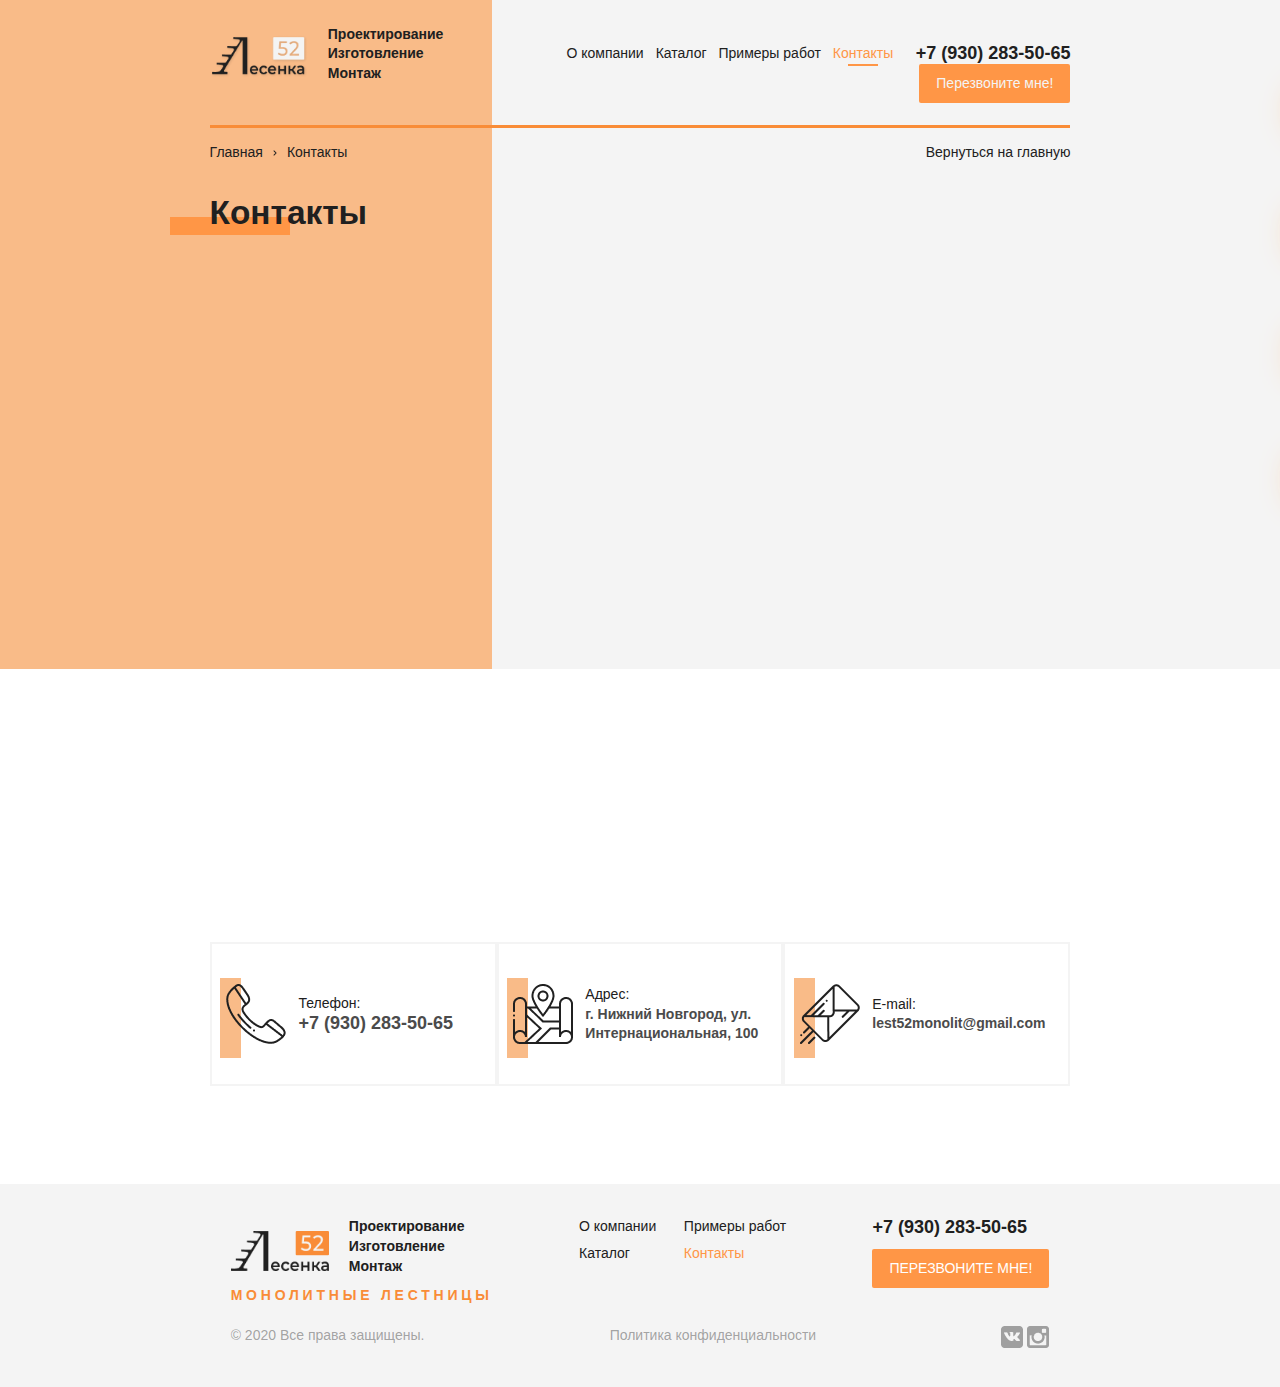
<file: contacts.html>
<!DOCTYPE html>
<html lang="ru">
<head>
    <meta charset="UTF-8">
    <meta http-equiv="X-UA-Compatible" content="IE=edge">
    <meta name="viewport" content="width=device-width, initial-scale=1.0">
    <link href="https://cdn.jsdelivr.net/npm/@splidejs/splide@4.1.4/dist/css/splide.min.css" rel="stylesheet">
    <link rel="stylesheet" href="./css/style.css">
    <title>Contacts</title>
</head>
<body>

    <!-- ===Header=============
    =========================== -->
    
    <section class="containerGrayCream contacts">
        <header>
            <div class="headerSize">
                <div class="headerLogo">
                    <div class="headerLogoImg">
                        <a href="./index.html"><img src="./img/LOGO.png" alt=""></a>
                    </div>
                    <div class="descriptionLogo head">
                        <span>Проектирование</span>
                        <span>Изготовление</span>
                        <span>Монтаж</span>
                    </div>
                </div>
                <div class="headerNav">
                    <a class="nav" href="./about.html">О компании</a>
                    <a class="nav" href="./catalog.html">Каталог</a>
                    <a class="nav" href="./works.html">Примеры работ</a>
                    <a class="nav active" href="./contacts.html">Контакты</a>
                    <div class="boxLogo">
                        <div class="headerTel">
                            <a href="tel:+79302835065">+7 (930) 283-50-65</a>
                        </div>
                        <a class="btnLogo cross__one__btn">Перезвоните мне!</a>
                    </div>
                </div>
                <div class="headerNavBar">
                    <div class="menu-btn">
                        <span></span>
                        <span></span>
                        <span></span>
                    </div>
                </div>
                <div class="menu">
                    <nav>
                    <ul>
                        <li><a class="nav_menu" href="./about.html">О компании</a></li>
                        <li><a class="nav_menu" href="./catalog.html">Каталог</a></li>
                        <li><a class="nav_menu" href="./works.html">Примеры работ</a></li>
                        <li><a class="nav_menu" href="./contacts.html">Контакты</a></li>
                    </ul>
                    </nav>
                </div>
            </div>
        </header>

        <div class="widthSection catalog">
            <hr class="header__hr">
            <div class="domCompany">
                <div class="domCompanyLeft">
                    <a class="confid" href="./index.html">Главная</a>
                    <img src="./img/Rectangle 3.1.svg" alt="">
                    <span>Контакты</span>
                </div>
                <div class="domCompanyRight">
                    <a class="confid out" href="./index.html">Вернуться на главную</a>
                </div>
            </div>
            <h2 class="h_2_Window_1">Контакты</h2>
        </div>
    </section>

    <!-- ===Contacts > window_1===
    ============================== -->

    <section class="whiteSection contacts">
        <div class="megaMap">
            <iframe src="https://www.google.com/maps/embed?pb=!1m18!1m12!1m3!1d1106.5643452333038!2d43.946619634361525!3d56.31035212509346!2m3!1f0!2f0!3f0!3m2!1i1024!2i768!4f13.1!3m3!1m2!1s0x4151d5ea6d61f355%3A0x5e3d4224fa53b45c!2z0JjQvdGC0LXRgNC90LDRhtC40L7QvdCw0LvRjNC90LDRjyDRg9C7LiwgMTAwLCDQndC40LbQvdC40Lkg0J3QvtCy0LPQvtGA0L7QtCwg0J3QuNC20LXQs9C-0YDQvtC00YHQutCw0Y8g0L7QsdC7Liwg0KDQvtGB0YHQuNGPLCA2MDMwMDI!5e0!3m2!1sru!2s!4v1679504734457!5m2!1sru!2s" width="600" height="450" style="border:0;" allowfullscreen="" loading="lazy" referrerpolicy="no-referrer-when-downgrade"></iframe>
        </div>
    </section>

    <!-- ===Contacts > window_2===
    ============================== -->

    <section class="widthSection contacts">
        <div class="fixPrices contacts">
            <div class="dotsCream contactsOne">
                <img src="./img/element (1).svg" alt="">
            </div>
            <div class="fixPrice">
                <div class="priceLogo">
                    <img src="./img/telephone.png" alt="">
                </div>
                <div class="fixContacts">
                    <span>Телефон:</span>
                    <div>
                        <a href="tel:+79302835065">+7 (930) 283-50-65</a>
                    </div>
                </div>
            </div>
            <div class="fixPrice">
                <div class="priceLogo">
                    <img src="./img/place.png" alt="">
                </div>
                <div class="fixContacts">
                    <span>Адрес:</span>
                    <span>г. Нижний Новгород, ул. Интернациональная, 100</span>
                </div>
                </div>
            <div class="fixPrice">
                <div class="priceLogo last">
                    <img src="./img/email.png" alt="">
                </div>
                <div class="fixContacts">
                    <span>E-mail:</span>
                    <span>lest52monolit@gmail.com</span>
                </div>
            </div>
            <div class="dotsCream contactsTwo">
                <img src="./img/element (1).svg" alt="">
            </div>
        </div>
    </section>

        <!-- ===Footer > Window_10
    =========================== -->

    <footer>
        <div class="footLogoNavTel">
            <div class="footLogo">
                <div class="footIT">
                    <div class="footLogoImg">
                        <a href="./index.html"><img src="./img/Group_foot.png" alt=""></a>
                    </div>
                    <div class="descriptionLogo">
                        <span>Проектирование</span>
                        <span>Изготовление</span>
                        <span>Монтаж</span>
                    </div>
                </div>
                <div class="footSlog">
                    <span>Монолитные лестницы</span>
                </div>
            </div>

            <div class="footAllNav">
                <div class="footNav">
                    <a class="f_nav" href="./about.html">О компании</a>
                    <a class="f_nav" href="./catalog.html">Каталог</a>
                </div>
                <div class="footNav">
                    <a class="f_nav" href="./works.html">Примеры работ</a>
                    <a class="f_nav active" href="./contacts.html">Контакты</a>
                </div>
            </div>

            <div class="footTel">
                <a href="tel:+79302835065">+7 (930) 283-50-65</a>
                <a class="cross__one__btn">Перезвоните мне!</a>
            </div>
        </div>

        <div class="underFoot">
            <span>© 2020 Все права защищены.</span>
            <span><a class="confid" href="#">Политика конфиденциальности</a></span>
            <span>
                <a href="#"><img src="./img/vk.png" alt=""></a>
                <a href="#"><img src="./img/instagramm.png" alt=""></a>
            </span>
        </div>
    </footer>

    <!-- ===Mini__Pop-Up > page 1========
    =============================== -->

    <div class="mini__wrapper__one">
        <div class="mini__popUp__one">
            <div class="cross__one">
                <img src="./img/Cross.png" alt="">
            </div>
            <h2>Отправить заявку</h2>
            <p>на бесплатную консультацию</p>
            <form class="streightForm miniForm" action="">
                <input type="text" placeholder="   Ваше  имя...">
                <input type="tel" placeholder="   Ваш телефон...">
                <input type="email" placeholder="   Ваш e-mail...">
            </form>
            <a class="btnStyle btnLogoNext">Отправить сообщение</a>
            <span>Нажимая на кнопку вы соглашаетесь с <a class="confid" href="#">политикой конфиденциальности</a></span>
        </div>
    </div>

    <!-- ===Mini__Pop-Up > page 2========
    =============================== -->

    <div class="mini__wrapper__two">
        <div class="mini__popUp__one two">
            <div class="cross__one">
                <img src="./img/Cross.png" alt="">
            </div>
            <h2>Спасибо!</h2>
            <p>Заявка успешно отправлена.</p>
            <div class="minPopImg">
                <img src="./img/Vector 34.png" alt="">
            </div>
        </div>
    </div>

    <!-- <script src="https://cdn.jsdelivr.net/npm/@splidejs/splide@4.1.4/dist/js/splide.min.js"></script> -->
    <script src="./js/script.js"></script>
</body>
</html>
</file>
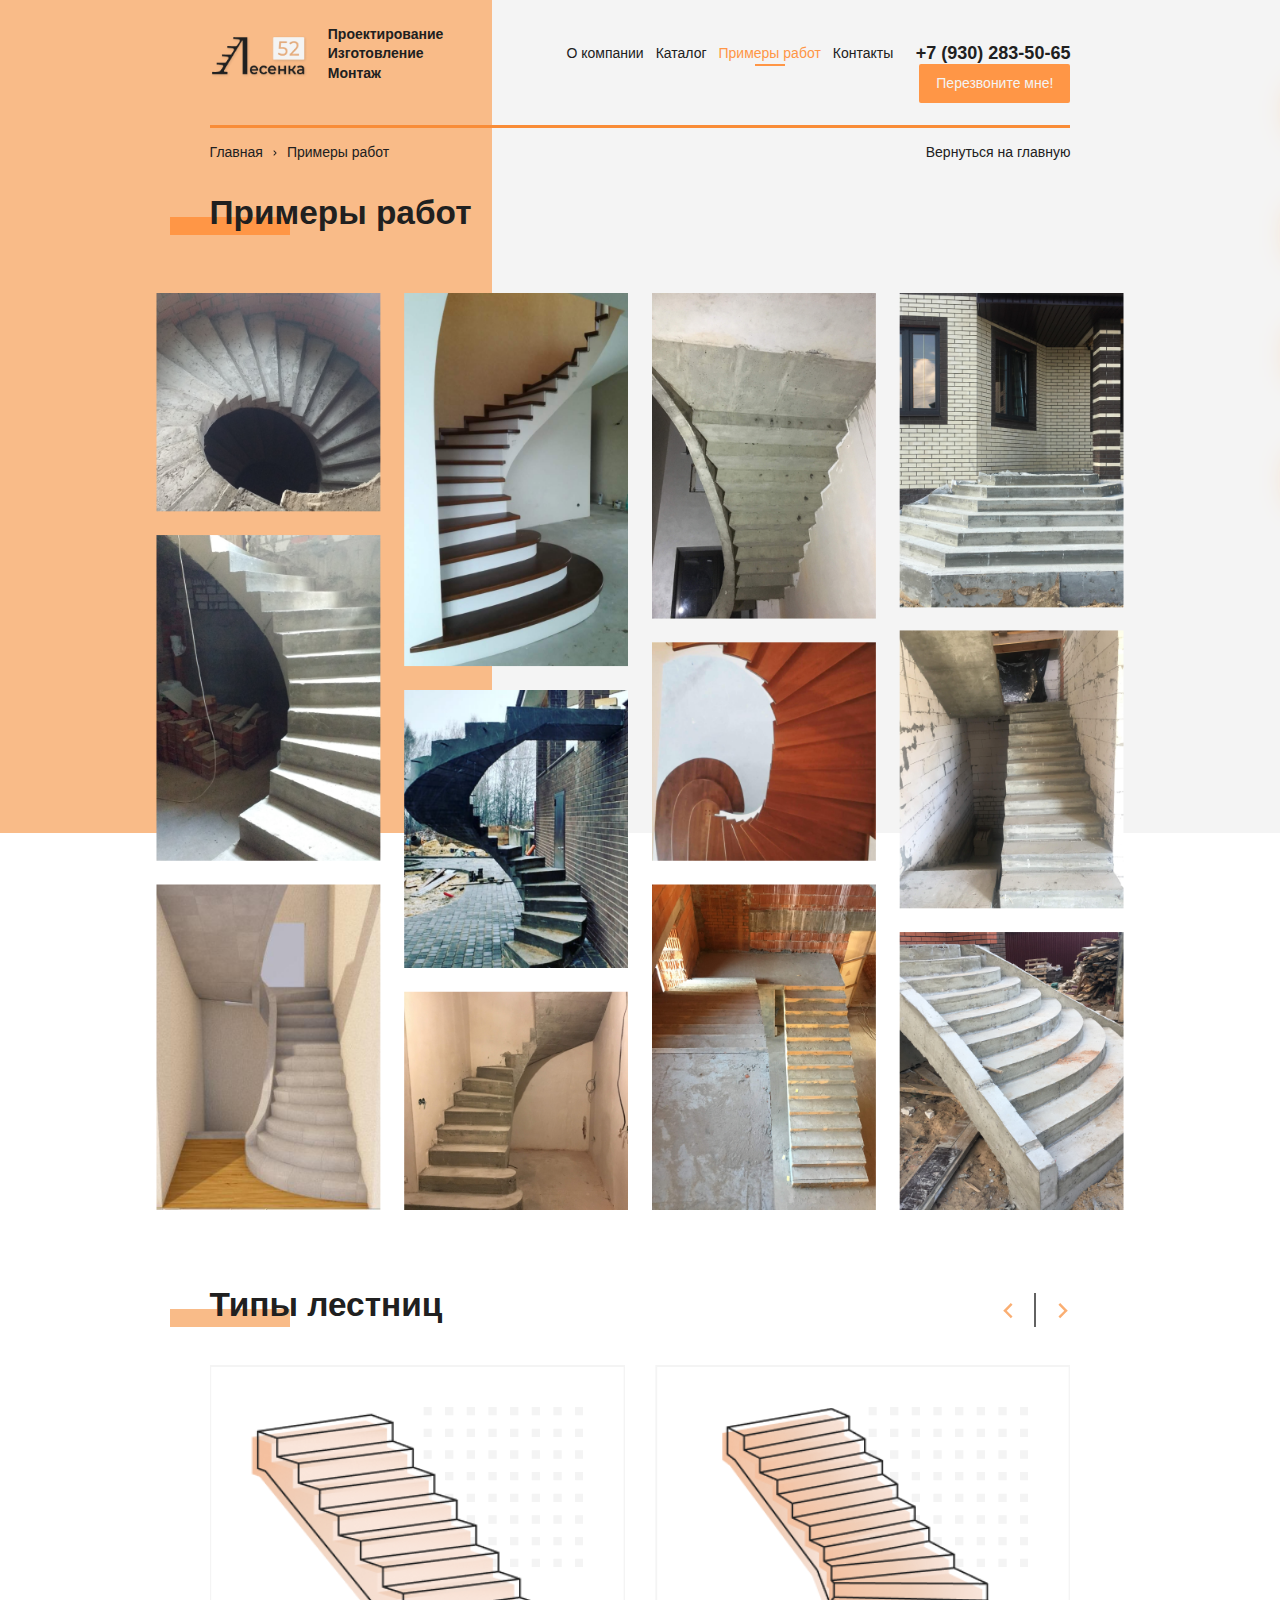
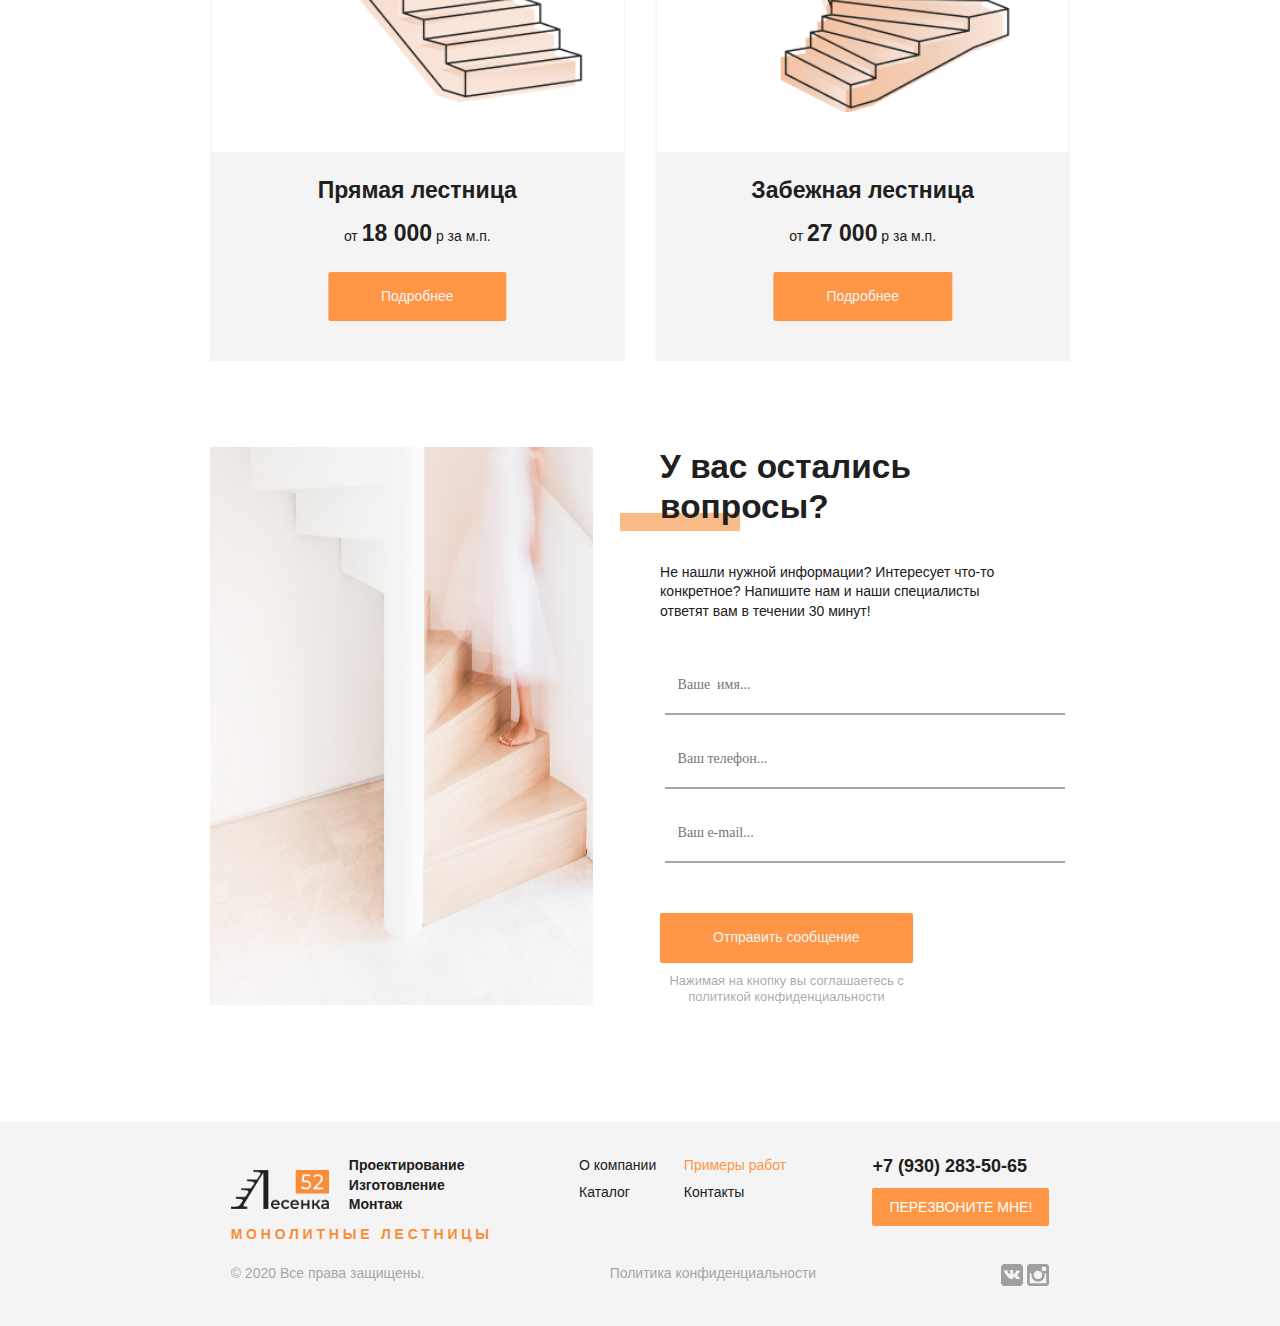
<file: works.html>
<!DOCTYPE html>
<html lang="ru">
<head>
    <meta charset="UTF-8">
    <meta http-equiv="X-UA-Compatible" content="IE=edge">
    <meta name="viewport" content="width=device-width, initial-scale=1.0">
    <link href="https://cdn.jsdelivr.net/npm/@splidejs/splide@4.1.4/dist/css/splide.min.css" rel="stylesheet">
    <link rel="stylesheet" href="./css/style.css">
    <title>Works</title>
</head>
<body>

    <!-- ===Header=============
    =========================== -->
    
    <section class="containerGrayCream works">
        <header>
            <div class="headerSize">
                <div class="headerLogo">
                    <div class="headerLogoImg">
                        <a href="./index.html"><img src="./img/LOGO.png" alt=""></a>
                    </div>
                    <div class="descriptionLogo head">
                        <span>Проектирование</span>
                        <span>Изготовление</span>
                        <span>Монтаж</span>
                    </div>
                </div>
                <div class="headerNav">
                    <a class="nav" href="./about.html">О компании</a>
                    <a class="nav" href="./catalog.html">Каталог</a>
                    <a class="nav active" href="./works.html">Примеры работ</a>
                    <a class="nav" href="./contacts.html">Контакты</a>
                    <div class="boxLogo">
                        <div class="headerTel">
                            <a href="tel:+79302835065">+7 (930) 283-50-65</a>
                        </div>
                        <a class="btnLogo cross__one__btn">Перезвоните мне!</a>
                    </div>
                </div>
                <div class="headerNavBar">
                    <div class="menu-btn">
                        <span></span>
                        <span></span>
                        <span></span>
                    </div>
                </div>
                <div class="menu">
                    <nav>
                    <ul>
                        <li><a class="nav_menu" href="./about.html">О компании</a></li>
                        <li><a class="nav_menu" href="./catalog.html">Каталог</a></li>
                        <li><a class="nav_menu" href="./works.html">Примеры работ</a></li>
                        <li><a class="nav_menu" href="./contacts.html">Контакты</a></li>
                    </ul>
                    </nav>
                </div>
            </div>
        </header>

        <div class="widthSection catalog">
            <hr class="header__hr">
            <div class="domCompany">
                <div class="domCompanyLeft">
                    <a class="confid" href="./index.html">Главная</a>
                    <img src="./img/Rectangle 3.1.svg" alt="">
                    <span>Примеры работ</span>
                </div>
                <div class="domCompanyRight">
                    <a class="confid out" href="./index.html">Вернуться на главную</a>
                </div>
            </div>
            <h2 class="h_2_Window_1">Примеры работ</h2>
        </div>
    </section>

    <!-- ===Works > window_1===
    =========================== -->

    <section class="whiteSection works">
        <div class="boxImg">
            <img src="./img/photos.png" alt="">
        </div>
        <div class="boxeImages">
            <img src="./img/Rectangle 1327.jpg" alt="">
            <img src="./img/Rectangle 1338.jpg" alt="">
            <img src="./img/Rectangle 1332.jpg" alt="">
            <img src="./img/Rectangle 1334.jpg" alt="">
            <img src="./img/Rectangle 1328.jpg" alt="">
            <img src="./img/Rectangle 1337.jpg" alt="">
            <img src="./img/Rectangle 1330.jpg" alt="">
            <img src="./img/Rectangle 1333.jpg" alt="">
            <img src="./img/Rectangle 1329.jpg" alt="">
            <img src="./img/Rectangle 1336.jpg" alt="">
            <img src="./img/Rectangle 1331.jpg" alt="">
            <img src="./img/Rectangle 1335.jpg" alt="">
        </div>
    </section>

    <!-- ===Index > Window_3===
    =========================== -->
    
    <section class="widthSection">
        <h2>Типы лестниц</h2>

        <div class="splide first" role="group" aria-label="Splide Basic HTML Example">
            <div class="splide__arrow stick"><img src="./img/toArrow.svg" alt=""></div>
            <div class="splide__track">
                <ul class="splide__list">
                    <li class="splide__slide">
                        <div class="cardStairWrapper">
                            <div class="col">
                                <div class="cardImgStair stair">
                                    <img src="./img/type-stairs-01.png" alt="">
                                </div>
                                <div class="dotsGray">
                                    <img src="./img/element (2).svg" alt="">
                                </div>
                            </div>
                            <div class="cardOptionStair">
                                <h3>Прямая лестница</h3>
                                <p>от <b>18 000</b> р за м.п.</p>
                                <a class="btnStyle" href="">Подробнее</a>
                            </div>
                        </div>
                    </li>

                    <li class="splide__slide">
                        <div class="cardStairWrapper">
                            <div class="col">
                                <div class="cardImgStair stair">
                                    <img src="./img/type-stairs-02.png" alt="">
                                </div>
                                <div class="dotsGray">
                                    <img src="./img/element (2).svg" alt="">
                                </div>
                            </div>
                            <div class="cardOptionStair">
                                <h3>Забежная лестница</h3>
                                <p>от <b>27 000</b> р за м.п.</p>
                                <a class="btnStyle" href="#">Подробнее</a>
                            </div>
                        </div>
                    </li>

                    <li class="splide__slide">
                        <div class="cardStairWrapper">
                            <div class="col">
                                <div class="cardImgStair stair">
                                    <img src="./img/type-stairs-03.png" alt="">
                                </div>
                                <div class="dotsGray">
                                    <img src="./img/element (2).svg" alt="">
                                </div>
                            </div>
                            <div class="cardOptionStair">
                                <h3>Винтовая лестница</h3>
                                <p>от <b>30 000</b> р за м.п.</p>
                                <a class="btnStyle" href="#">Подробнее</a>
                            </div>
                        </div>
                    </li>
                    <li class="splide__slide">
                        <div class="cardStairWrapper">
                            <div class="col">
                                <div class="cardImgStair stair">
                                    <img src="./img/type-stairs-04.png" alt="">
                                </div>
                                <div class="dotsGray">
                                    <img src="./img/element (2).svg" alt="">
                                </div>
                            </div>
                            <div class="cardOptionStair">
                                <h3>Фасадная лестница</h3>
                                <p>от <b>50 000</b> р за м.п.</p>
                                <a class="btnStyle" href="#">Подробнее</a>
                            </div>
                        </div>
                    </li>
                    <li class="splide__slide">
                        <div class="cardStairWrapper">
                            <div class="col">
                                <div class="cardImgStair stair">
                                    <img src="./img/type-stairs-05.png" alt="">
                                </div>
                                <div class="dotsGray">
                                    <img src="./img/element (2).svg" alt="">
                                </div>
                            </div>
                            <div class="cardOptionStair">
                                <h3>Зеркальная лестница</h3>
                                <p>от <b>45 000</b> р за м.п.</p>
                                <a class="btnStyle" href="#">Подробнее</a>
                            </div>
                        </div>
                    </li>
                    <li class="splide__slide">
                        <div class="cardStairWrapper">
                            <div class="col">
                                <div class="cardImgStair stair">
                                    <img src="./img/type-stairs-06.png" alt="">
                                </div>
                                <div class="dotsGray">
                                    <img src="./img/element (2).svg" alt="">
                                </div>
                            </div>
                            <div class="cardOptionStair">
                                <h3>Индивидуальная</h3>
                                <p>Цена договорная</p>
                                <a class="btnStyle" href="#">Подробнее</a>
                            </div>
                        </div>
                    </li>
                    <li class="splide__slide">
                        <div class="cardStairWrapper">
                            <div class="col">
                                <div class="cardImgStair stair">
                                    <img src="./img/type-stairs-07.png" alt="">
                                </div>
                                <div class="dotsGray">
                                    <img src="./img/element (2).svg" alt="">
                                </div>
                            </div>
                            <div class="cardOptionStair">
                                <h3>Г-образная с площадкой</h3>
                                <p>от <b>25 000</b> р за м.п.</p>
                                <a class="btnStyle" href="#">Подробнее</a>
                            </div>
                        </div>
                    </li>
                    <li class="splide__slide">
                        <div class="cardStairWrapper">
                            <div class="col">
                                <div class="cardImgStair stair">
                                    <img src="./img/type-stairs-08.png" alt="">
                                </div>
                                <div class="dotsGray">
                                    <img src="./img/element (2).svg" alt="">
                                </div>
                            </div>
                            <div class="cardOptionStair">
                                <h3>П-образная забежная</h3>
                                <p>от <b>35 000</b> р за м.п.</p>
                                <a class="btnStyle" href="#">Подробнее</a>
                            </div>
                        </div>
                    </li>
                    <li class="splide__slide">
                        <div class="cardStairWrapper">
                            <div class="col">
                                <div class="cardImgStair stair">
                                    <img src="./img/type-stairs-09.png" alt="">
                                </div>
                                <div class="dotsGray">
                                    <img src="./img/element (2).svg" alt="">
                                </div>
                            </div>
                            <div class="cardOptionStair">
                                <h3>Полувинтовая</h3>
                                <p>от <b>35 000</b> р за м.п.</p>
                                <a class="btnStyle" href="#">Подробнее</a>
                            </div>
                        </div>
                    </li>
                </ul>
            </div>
        </div>

    </section>

    <!-- ===About > window_5===
    =========================== -->

    <section class="widthSection">
        <div class="mapBox">
            <div class="map About">
                <img src="./img/Mask Group (4).jpg" alt="">
            </div>
            <div class="yourQuestions">
                <h2>У вас остались вопросы?</h2>
                <p>Не нашли нужной информации? Интересует что-то конкретное? Напишите нам и наши специалисты ответят вам в течении 30 минут!</p>
                <form class="streightForm" action="">
                    <input type="text" placeholder="   Ваше  имя...">
                    <input type="tel" placeholder="   Ваш телефон...">
                    <input type="email" placeholder="   Ваш e-mail...">
                </form>
                <a class="btnStyle" href="#">Отправить сообщение</a>
                <span>Нажимая на кнопку вы соглашаетесь с <a class="confid" href="#">политикой конфиденциальности</a></span>
            </div>
        </div>
    </section>



        <!-- ===Footer > Window_10
    =========================== -->

    <footer>
        <div class="footLogoNavTel">
            <div class="footLogo">
                <div class="footIT">
                    <div class="footLogoImg">
                        <a href="./index.html"><img src="./img/Group_foot.png" alt=""></a>
                    </div>
                    <div class="descriptionLogo">
                        <span>Проектирование</span>
                        <span>Изготовление</span>
                        <span>Монтаж</span>
                    </div>
                </div>
                <div class="footSlog">
                    <span>Монолитные лестницы</span>
                </div>
            </div>

            <div class="footAllNav">
                <div class="footNav">
                    <a class="f_nav" href="./about.html">О компании</a>
                    <a class="f_nav" href="./catalog.html">Каталог</a>
                </div>
                <div class="footNav">
                    <a class="f_nav active" href="./works.html">Примеры работ</a>
                    <a class="f_nav" href="./contacts.html">Контакты</a>
                </div>
            </div>

            <div class="footTel">
                <a href="tel:+79302835065">+7 (930) 283-50-65</a>
                <a class="cross__one__btn">Перезвоните мне!</a>
            </div>
        </div>

        <div class="underFoot">
            <span>© 2020 Все права защищены.</span>
            <span><a class="confid" href="#">Политика конфиденциальности</a></span>
            <span>
                <a href="#"><img src="./img/vk.png" alt=""></a>
                <a href="#"><img src="./img/instagramm.png" alt=""></a>
            </span>
        </div>
    </footer>

    <!-- ===Mini__Pop-Up > page 1========
    =============================== -->

    <div class="mini__wrapper__one">
        <div class="mini__popUp__one">
            <div class="cross__one">
                <img src="./img/Cross.png" alt="">
            </div>
            <h2>Отправить заявку</h2>
            <p>на бесплатную консультацию</p>
            <form class="streightForm miniForm" action="">
                <input type="text" placeholder="   Ваше  имя...">
                <input type="tel" placeholder="   Ваш телефон...">
                <input type="email" placeholder="   Ваш e-mail...">
            </form>
            <a class="btnStyle btnLogoNext">Отправить сообщение</a>
            <span>Нажимая на кнопку вы соглашаетесь с <a class="confid" href="#">политикой конфиденциальности</a></span>
        </div>
    </div>

    <!-- ===Mini__Pop-Up > page 2========
    =============================== -->

    <div class="mini__wrapper__two">
        <div class="mini__popUp__one two">
            <div class="cross__one">
                <img src="./img/Cross.png" alt="">
            </div>
            <h2>Спасибо!</h2>
            <p>Заявка успешно отправлена.</p>
            <div class="minPopImg">
                <img src="./img/Vector 34.png" alt="">
            </div>
        </div>
    </div>

    <script src="https://cdn.jsdelivr.net/npm/@splidejs/splide@4.1.4/dist/js/splide.min.js"></script>
    <script src="./js/script.js"></script>
</body>
</html>
</file>
<file: css/style.css>
body {
    margin: 0;

    font-family: 'Montserrat', sans-serif;
    font-weight: 400;
    font-size: 14px;
    line-height: 140%;
    color: #202020;
}

*,
*:before,
*:after {
    box-sizing: border-box;
}

h1, h2, h3, h4, h5, h6, p {
    margin: 0;
}


/* ===HeaderNavBar===========
============================= */

.headerNavBar {
	display: none;
	justify-content: flex-end;
}

.menu-btn {
	width: 30px;
	height: 30px;
	position: fixed;
	z-index: 2;
	overflow: hidden;
    cursor: pointer;
}

.menu-btn span {
	width: 40px;
	height: 3px;
	position: absolute;
	top: 50%;
	left: 50%;
	transform: translate(-50%, -50%);
	background-color: #202020;
	transition: all 0.5s;
    
}

.menu-btn span:nth-of-type(2) {
	top: calc(50% - 5px);
}
.menu-btn span:nth-of-type(3) {
	top: calc(50% + 5px);
}

.menu-btn.active span:nth-of-type(1) {
  display: none;
}
.menu-btn.active span:nth-of-type(2) {
  top: 50%;
  transform: translate(-50%, 0%) rotate(45deg);
  background-color: #FF9646; 
}
.menu-btn.active span:nth-of-type(3) {
  top: 50%;
  transform: translate(-50%, 0%) rotate(-45deg);
  background-color: #FF9646; 
}

.menu {
	position: fixed;
	top: 0;
	left: 0;
	width: 100%;
	height: 100%;
	padding: 15px;
    background: rgba(233, 223, 166, 0.8);
	transform: translateX(100%);
	transition: transform 0.5s; 
}

.menu.active {
	transform: translateX(50%);
}

.menu ul {
    padding-left: 0;
}

.menu li {
	list-style-type: none;
    display: flex;
    justify-content: start;
    padding: 0;
    margin: 0;
    margin-right: 15%;
}

.menu a{
    text-align: center;
    font-family: 'Montserrat', sans-serif;
    font-weight: 500;
    font-size: calc(4.4vw + 3px);
    line-height: 140%;
    color: #F98C37;
    margin-top: 40px;
    letter-spacing: 0.03em;
    cursor: pointer;
    text-transform: uppercase;
    text-decoration: none;
    text-shadow: 0 0 10px #F9BB88,0 0 20px #F9BB88,0 0 30px #F9BB88,0 0 40px #F9BB88;
}

/* ======Header===================
================================== */

.containerGrayCream {
    width: 100%;
    background: linear-gradient(to right, #F9BB88 38.4%, #F4F4F4 38.4%);
}

.headerSize {
    position: relative;
    z-index: 3;
    display: flex;
    justify-content: space-between;

    padding: calc(1vw + 12px) calc(22vw - 72px) 0;
}

.headerLogo {
    display: flex;
    gap: 20px;
}

.headerLogoImg {
    width: calc(4vw + 47px);
    align-self: end;
}

.headerLogoImg img {
    width: 100%;
}

.descriptionLogo span {
    display: block;
    
    font-weight: 600;
}

.headerNav {
    display: flex;
    justify-content: space-between;
    gap: calc(3.2vw - 29px);
    align-items: center;
}

.nav {
    font-size: 14px;
    line-height: 140%;
    text-align: center;
    color: #202020;
    text-decoration: none;

    position: relative;
    
    transition: .3s;
}

.nav:hover {
    font-size: 14px;
    line-height: 140%;
    text-align: center;
    color: #FF9646;
}

.nav::after {
    display: block;
    content: "";
    background-color: #FF9646;
    height: 2px;
    width: 0%;
    left: 50%;
    transform: translateX(-50%);
    position: absolute;
    transition: width .3s ease-in-out;
}

.nav:hover:after,
.nav:focus::after {
    width: 30px;
}

.nav.active {
    font-size: 14px;
    line-height: 140%;
    text-align: center;
    color: #FF9646;
}

.nav.active::after {
    display: block;
    content: "";
    background-color: #FF9646;
    height: 2px;
    width: 30px;
    left: 50%;
    transform: translateX(-50%);
    position: absolute;
}

.nav_menu {
    cursor: pointer;
    transition: .5s;
}

.nav_menu:hover {
    font-size: calc(4.4vw + 3px);
    line-height: 140%;
    text-align: center;
    color: #FF9646;
    font-family:'Franklin Gothic Medium', 'Arial Narrow', Arial, sans-serif;
}

.headerTel a {
    padding-left: calc(4.5vw - 47px);
    font-weight: 600;
    font-size: 18px;
    line-height: 120%;
    color: #202020;
    text-decoration: none;
}

.boxLogo {
    position: relative;
}

a.btnLogo {
    padding: 11px 17px;

    font-weight: 500;
    line-height: 120%;
    text-align: center;
    color: #F4F4F4;
    text-decoration: none;

    background-color: #FF9646;
    border-radius: 2px;
    border: 0;

    position: absolute;
    top: 21px;
    right: 0;
    transition: .3s;
}

.btnLogo:hover {
    background: #202020;
    cursor: pointer;
}

/* ======Index > window_1=========
================================== */

.topMainImg {
    padding: calc(3.6vw + 4.6px) calc(14.7vw - 63px) calc(-0.9vw + 175px);

    display: flex;
    gap: 40px calc(10.8vw - 105.8px);
}

.mainImg {
    width: calc(29vw + 298px);
    position: relative;
}

.mainImg img {
    width: 100%;
    height: 100%;
}

.mainDiscription {
    padding-top: calc(9.5vw - 128.5px);
    flex-basis: calc(7vw + 250px);
    flex-grow: 0;
    position: relative;
}

.mainDiscription p {
    font-size: 12px;
    line-height: 140%;
    letter-spacing: 0.05em;
    text-transform: uppercase;
    color: #FF9646;
}

h1 {
    font-weight: 700;
    font-size: 45px;
    line-height: 120%;
    letter-spacing: 0.02em;
    
}

.mainDiscription hr {
    margin: calc(0.7vw + 17px) 0 0;
    width: calc(13.3vw + 262px);
    height: 3px;
    background-color: #F9BB88;
    border: 0;
    position: absolute;
    right: 145px;
}

.mainDiscription span:nth-child(4) {
    display: block;
    margin: calc(1vw + 45.8px) 0 calc(-0.7vw + 43px);
}

.btnStyle {
    display: inline-block;
    justify-content: center;
    align-items: center;
    padding: 15px 53px;

    font-weight: 500;
    color: #F4F4F4;

    background: #FF9646;
    border-radius: 2px;
    border: none;
    text-decoration: none;

    transition: .3s;
}

.btnStyle:hover {
    background: #202020;
    cursor: pointer;
}

.threeSteps {
    padding: 40px 68px 0;

    width: calc(4.4vw + 361px);
    height: 220px;
    background: #202020;
}

.threeSteps h3 {
    margin-bottom: 26px;

    font-weight: 400;
    font-size: calc(0.3vw + 16.6px);
    line-height: 140%;
    color: #F4F4F4;
}

.threeSteps a {
    padding: 15px 53px;
    
    font-weight: 500;
    font-size: 14px;
    line-height: 140%;
    text-align: center;
    color: #202020;
    text-decoration: none;
    
    background: #F4F4F4;
    border-radius: 2px;
    border: none;
    z-index: 2;

    transition: .3s;
}

.threeSteps a:hover {
    background: #FF9646;
    cursor: pointer;
}

.threeSteps.one {
    position: absolute;
    right: 0;
    bottom: -220px;
}

.threeSteps.two {
    display: none;
}

/* ======Index > window_2=========
================================== */

.widthSection {
    margin-top: calc(5.3vw + 17.6px);
    padding: 0 calc(22vw - 72px) 0;
    position: relative;
}

.widthSection.one {
    margin-top: calc(-0.5vw + 150px);
}

.dotsCream {
    width: 96px;
    height: 96px;
}

.dotsCream.one {
    position: absolute;
    top: calc(2.5vw - 95px);
    right: calc(13vw - 56px);
    z-index: -1;
}

.dotsCream.two {
    position: absolute;
    top: 192px;
    left: 205px;
}

.dotsCream img {
    width: 100%;
    height: 100%;
}

.fixPrices {
    display: flex;
}

.fixPrice {
    padding: 40px calc(3vw - 24px) 40px calc(3vw - 24px);
    
    background-color: #fff;
    display: flex;
    flex-basis: calc(1.8vw + 372px);
    gap: calc(2.9vw - 24.7px);
    border: 2px solid #F4F4F4;
    z-index: 1;
}

.priceLogo {
    width: 60px;
    height: 60px;

    justify-content: center;
    align-items: center;
    flex-shrink: 0;
    position: relative;
}

.priceLogo::before {
    content: "";
    width: 21px;
    height: 80px;
    background-color: #F9BB88;
    position: absolute;
    top: -10%;
    left: -10%;
    z-index: -1;
}

.priceLogo img {
    width: 100%;
}

.priceLogo.last {
    position: relative;
}



h4 {
    margin-bottom: 8px;
    
    font-weight: 600;
    font-size: 18px;
    line-height: 140%;
}

/* ======Index > window_3=========
================================== */

h2 {
    font-weight: 700;
    font-size: calc(0.5vw + 27px);
    line-height: 120%;
    color: #202020;

    position: relative;
}

h2::after {
    content: "";
    width: 120px;
    height: 18px;
    background-color: #F9BB88;
    position: absolute;
    bottom: -5%;
    left: -40px;
    z-index: -1;
}

.splide {
    margin-top: 40px;
    position: relative;
    z-index: 2;
}
.splide.first .splide__arrow {
    position: absolute;
    top: -55px;
    background-color: inherit;
    cursor: inherit;
}
.splide.first .splide__arrow--prev {
    right: 48px;
    left: auto;
    cursor: pointer;
    
}
.splide.first .splide__arrow--next {
    right: -5px;
    left: auto;
    cursor: pointer;
}
.splide.first .splide__arrow.stick {
    right: 21px;

}
.splide.first .splide__arrow svg {
    fill: #F98C37;
}
.splide.first .splide__arrow svg:hover {
    fill: #202020;
}
.splide.first .splide__pagination__page {
    display: none;
    position: relative;
    border: 0;
    top: 34px;
    border-radius: 0;
    background-color: #F9BB88;
    transition: .3s;
    width: 9px;
    height: 9px;
}
.splide.first .splide__pagination__page:hover {
    background-color: #202020;
}
.splide.first .splide__pagination__page.is-active {
    background-color: #202020;
    width: 17px;
    height: 17px;
    outline: none;
}


.splide.second .splide__arrow {
    position: absolute;
    top: auto;
    bottom: -85px;
    background-color: inherit;
    cursor: inherit;

}
.splide.second .splide__arrow--prev {
    right: 468px;
    left: auto;
    cursor: pointer;
}
.splide.second .splide__arrow--next {
    right: 415px;
    left: auto;
    cursor: pointer;
}
.splide.second .splide__arrow.stick {
    right: 440px;

}
.splide.second .splide__arrow svg {
    fill: #202020;
}
.splide.second .splide__arrow svg:hover {
    fill: #F98C37;
}
.splide.second .splide__pagination__page {
    position: relative;
    border: 0;
    top: 75px;
    right: -300px;
    bottom: auto;
    left: auto;
    border-radius: 0;
    background-color: #fff;
    transition: .3s;
    width: 9px;
    height: 9px;
}
.splide.second .splide__pagination__page:hover {
    background-color: #202020;
}
.splide.second .splide__pagination__page.is-active {
    background-color: #202020;
    width: 17px;
    height: 17px;
    outline: none;
}
.example.active {
    display: none;
    margin-bottom: 40px;
}
.splide__slide h2 {
    z-index: 2;
}
.splide__slide h2::after {
    z-index: 0;
}
















.cardStairWrapper {
    border: 2px solid #F4F4F4;
    transition: .3s;
    position: relative;
}

.cardStairWrapper:hover {
    box-shadow: 0px 4px 26px rgba(0, 0, 0, 0.08);
}

.cardImgStair.stair {
    padding: 40px;
    position: relative;
    z-index: 1;
}

.col {
    background-color: #fff;
    position: relative;
}

.cardImgStair img {
    width: 100%;
    height: 100%;
}

.dotsGray {
    width: 160px;
    height: 160px;
    position: absolute;
    top: 40px;
    right: 40px;
}

.dotsGray img {
    position: relative;
    width: 100%;
    height: 100%;
}

.cardOptionStair {
    background-color: #F4F4F4;
    padding: 20px 30px 38px;
    text-align: center;
}

.cardOptionStair p {
    margin: 6px auto 15px;
    line-height: 42px;
}

.cardOptionStair .btnStyle {
    margin: 0 auto;
}

.itc-slider__item {
    flex: 0 0 33.3333333333%;
    max-width: 33.3333333333%;
}

h3 {
    font-weight: 600;
    font-size: 23px;
    line-height: 160%;
}

.cardOptionStair p b {
    font-weight: 600;
    font-size: 23px;
    line-height: 160%;
    text-transform: uppercase;
}

/* ======Index > window_4=========
================================== */

.graySection {
    background: #F4F4F4;
    margin-top: calc(2.7vw + 73.8px);
    position: relative;
}

.nameForm h3 {
    margin: 0 auto;
    padding-top: calc(2vw + 31.6px);
    width: calc(23vw + 258px);
    text-align: center;
}

.nameForm p {
    margin: calc(0.7vw + 17px) auto 0;
    width: calc(19vw + 176.6px);
    text-align: center;
    font-size: 18px;
    line-height: 160%;
}

.nameForm .streightForm {
    padding: calc(2vw + 34px) 5px 0;
    display: flex;
    justify-content: center;
    gap: 16px 82px;
}

.nameForm .streightForm input {
    width: 282px;
}

.streightForm input {
    display: block;
    
    font-family: 'Montserrat';
    font-style: normal;
    font-weight: 400;
    font-size: 14px;
    line-height: 54px;
    color: #202020;
    
    background: transparent;
    border: 0;
    border-bottom: 2px solid rgba(32, 32, 32, 0.4);
    outline: 0;
}

.btnForm {
    padding: calc(0.7vw + 47px) 5px 80px;

    display: flex;
    justify-content: center;
    gap: 10px 30px;
}

.btnForm .btnStyle {
    align-self: center;
}

.btnForm span {
    width: calc(-3.3vw + 269px );
    text-align: center;
}

.graySection .dotsWhite.one {
    position: absolute;
    top: calc(12.6vw - 99px);
    left: calc(16.7vw - 121px);
}

.graySection .dotsCream.three {
    position: absolute;
    top: 120px;
    left: calc(26vw - 196px);
}

/* ======Index > window_5=========
================================== */

.widthSection .dotsCream.four {
    position: absolute;
    top: -50px;
    right: 303px;
}

.wrapperIdeas {
    padding-top: 40px;

    display: flex;
    justify-content: center;
    gap: 30px 80px;
}

.wrapperIdea {
    flex-basis: 33.3%;
}

.wrapperIdea h3 {
    margin-bottom: 30px;
    max-width: 250px;
}

.wrapperIdea p {
    margin-top: calc(0.7vw + 17px);
}

.wrapperIdea img {
    width: 100%;
}

.special {
    margin-bottom: 50px;

    display: flex;
    text-align: center;
    gap: 20px;
}

/* ======Index > window_6=========
================================== */

.containerCreamGray {
    margin-top: calc(2.7vw + 69px);
    padding-bottom: calc(4.7vw + 40px);
    width: 100%;
    background: linear-gradient(to right, #F4F4F4 61.6%, #F9BB88 61.6%);
    position: relative;
    overflow: hidden;
}

.widthSection.slide__two {
    overflow: hidden;
}

.examples {
    padding: 0 40px 0;
    display: flex;
    gap: 0 calc(21vw - 195px);
}

.example {
    width: 50%;
}

.example h2 {
    margin-bottom: 40px;
    position: relative;
    z-index: 1;
}

.example h2::after {
    content: "";
    width: 120px;
    height: 18px;
    background-color: #F9BB88;
    position: absolute;
    bottom: -5%;
    left: -40px;
    z-index: -1;
}

.list h3 {
    margin-bottom: 30px;
}

.list ul {
    padding: 0;
    line-height: 210%;
    list-style-type: none;
}

.list li:last-child {
    padding-top: 20px;
}

.dotsCream.five {
    position: absolute;
    top: 484px;
    left: 809px;
}

.dotsGray.two {
    position: absolute;
    top: 53px;
    right: 250px;
    z-index: 0;
}

.sliderTwoImg {
    width: calc(7.3vw + 349px);
    height: calc(9.3vw + 450.8px);
}

.sliderTwoImg img {
    width: 100%;
    height: 100%;
}

/* ======Index > window_7=========
================================== */

.advantages {
    margin-top: calc(1.3vw + 34.4px);

    display: flex;
    gap: 20px calc(10.6vw - 103.5px);
}

.advantageImg {
    width: calc(10.7vw + 335px);
    position: relative;
}

.advantageImg img {
    width: 100%;
}

.advantageText {
    width: calc(8vw + 346px);
    position: relative;
    z-index: 1;
}

.advantageText h4 {
    margin-bottom: 10px;
}

.advantageText p {
    margin-bottom: calc(1.1vw + 15px);
}

.dotsGray.three {
    position: absolute;
    z-index: 0;
    top: auto;
    bottom: -100px;
    left: calc(6.8vw + 50px);
}

.dotsCream.six {
    position: absolute;
    z-index: 0;
    bottom: calc(-4.7vw - 60.4px);
    left: 300px;
}

/* ======Index > window_8=========
================================== */

.z_ind h2 {
    z-index: 0;
    position: relative;
}

.dotsCream.seven {
    position: absolute;
    top: 35px;
    right: calc(21.7vw - 113px);
}

.numberBoxes {
    margin-top: 40px;
    position: relative;
    z-index: 1;
    display: grid;
    justify-content: center;
    grid-template-columns: repeat(auto-fill, 300px);
}

.numberBox {
    padding: 40px 30px 40px 35px;
    width: 100%;

    display: flex;
    background: #FFFFFF;
    border: 2px solid #F4F4F4;
    gap: 20px;
}

.numberBox span {
    padding-top: 20px;
    
    font-weight: 400;
    font-size: 36px;
    line-height: 140%;
    position: relative;
    z-index: 0;
}

.numberBox span::before {
    content: "";
    width: 21px;
    height: 80px;
    background-color: #F9BB88;
    position: absolute;
    top: 2%;
    left: -20%;
    z-index: -1;
}

/* ======Index > window_9=========
================================== */

.mapBox {
    padding-bottom: 20px;
    display: flex;
    gap: calc(10.6vw - 68.6px);
}

.map {
    border: 8px solid #FDE4CF;
    flex-basis: 725px;
    flex-shrink: 1;
}

iframe {
    width: 100%;
    height: 100%;
}

.yourQuestions p {
    padding-top: calc(0.7vw + 27px);
    width: calc(6.9vw + 253px);
}

.yourQuestions .streightForm {
    padding: calc(0.7vw + 27px) 5px 0;
    display: flex;
    flex-direction: column;
    justify-content: center;
    gap: 16px;
}

.yourQuestions .streightForm input {
    width: calc(13.8vw + 223.7px);
}

.yourQuestions .btnStyle {
    margin: 50px 0 10px;
}

.yourQuestions span, .yourQuestions span a {
    display: block;
    width: 253px;
    text-align: center;

    font-size: 13px;
    line-height: 16px;

    color: rgba(32, 32, 32, 0.4);
}

.yourQuestions span a {
    cursor: pointer;
}

/* ======Footer===================
================================== */

footer {
    margin-top: calc(2vw + 71.6px);
    padding: calc(-0.7vw + 42.8px) calc(18.7vw - 8.7px);
    background: #F4F4F4;
}

.footLogoNavTel {
    margin-bottom: 20px;

    display: flex;
    justify-content: space-between;
}

.footLogo {
    display: flex;
    flex-direction: column;
}

.footIT {
    display: flex;
    gap: 20px;
}

.footLogoImg {
    width: calc(4vw + 47px);
    align-self: end;
}

.footLogoImg img {
    width: 100%;
}

.footSlog {
    margin-top: 10px;

    font-weight: 600;
    letter-spacing: 0.27em;
    text-transform: uppercase;

    color: #F98C37;
}

.footAllNav {
    display: flex;
    gap: calc(7vw - 62px);
}

.footNav {
    display: flex;
    flex-direction: column;
    gap: 7px;
}

.f_nav {
    font-size: 14px;
    line-height: 140%;
    color: #202020;
    text-decoration: none;
    cursor: pointer;

    transition: .3s;
}

.f_nav:hover {
    font-size: 14px;
    line-height: 140%;
    color: #FF9646;
}

.f_nav.active {
    font-size: 14px;
    line-height: 140%;
    color: #FF9646;
}

.footTel {
    display: flex;
    flex-direction: column;
    gap: 10px;
}

.footTel a {
    font-weight: 600;
    font-size: 18px;
    line-height: 120%;
    color: #202020;
    text-decoration: none;
    text-transform: uppercase;
}

.footTel a:last-of-type {
    padding: 11px 17px;
    
    font-size: 14px;
    color: #FFFFFF;
    font-weight: 500;
    line-height: 120%;
    text-align: center;

    background-color: #FF9646;
    border-radius: 2px;
    border: 0;

    transition: .3s;
}

.footTel a:last-of-type:hover {
    background: #202020;
    cursor: pointer;
}

.underFoot {
    display: flex;
    justify-content: space-between;
    gap: calc(2.2vw - 12px);

    font-weight: 400;
    font-size: 14px;
    line-height: 140%;
    color: rgba(32, 32, 32, 0.4);
}

.confid, .pol {
    font-weight: 400;
    font-size: 14px;
    line-height: 140%;
    color: rgba(32, 32, 32, 0.4);

    text-decoration: none;
    cursor: pointer;

    position: relative;
}

.confid:hover {
    font-size: 14px;
    line-height: 140%;
    text-align: center;
    color: #202020;
}

.pol:hover {
    font-size: 14px;
    line-height: 140%;
    text-align: center;
    color: #202020;
}

.confid::after {
    display: block;
    content: "";
    background-color: #202020;
    height: 1px;
    width: 0%;
    left: 50%;
    transform: translateX(-50%);
    position: absolute;
    transition: width .3s ease-in-out;
}

.pol::after {
    display: block;
    content: "";
    background-color: #202020;
    height: 1px;
    width: 0%;
    left: 50%;
    transform: translateX(-50%);
    position: absolute;
    transition: width .3s ease-in-out;
}

.confid:hover:after,
.confid:focus::after {
    width: 100%;
}

.pol:hover:after,
.pol:focus::after {
    width: 100%;
}

/* ======PopUp====================
================================== */

.wrapper {
    padding: 100px;
    width: 100vw;
    height: 100vh;
    position: fixed;
    top: 0;
    
    display: flex;
    justify-content: center;
    align-items: center;
    
    background: rgba(0, 0, 0, 0.6);
    
    overflow: scroll;
    display: none;
    z-index: 10;
}

.wrapper.one {
    position: fixed;
    z-index: 10;
}

.wrapper.two {
    position: fixed;
    z-index: 10;
}

.wrapper.three {
    position: fixed;
    z-index: 10;
}
.wrapper.four {
    position: fixed;
    z-index: 10;
}

.popUp {
    position: relative;
    text-align: center;
    background: #FFFFFF;
    border: 2px solid #F4F4F4;
    box-shadow: 0px 4px 26px rgba(0, 0, 0, 0.08);
    width: 63.5vw;
    padding: 50px calc(9vw - 33px) 60px;
}

.bar {
    margin: 20px auto 40px;
    background: #FFFFFF;
    border: 2px solid #F9BB88;
}

.progress {
    padding: 5px;
    height: 18px;
    
    background: #F98C37;
    transition: 3s;
}

h5 {
    font-weight: 400;
    font-size: 29px;
    line-height: 140%;
    text-align: center;
    color: #202020;
}

.boxStairsPop {
    margin: 30px auto 60px;

    display: flex;
    justify-content: center;
    align-items: center;
    gap: 10px;
}

.boxStairsPop__two {
    margin: 20px auto 60px;
    display: flex;
    gap: 25px;
    justify-content: start;
}

.params {
    display: flex;
    align-items: start;
    flex-direction: column;
    justify-content: start;
    gap: 15px;
}

.boxStairImg {
    width: 180px;
    height: 162px;
    position: relative;
    background: #F4F4F4;
}

.boxStairImg img {
    width: 100%;
}

.customRadio {
    position: absolute;
    z-index: -1;
    opacity: 0;
}

.customRadio + label {
    position: absolute;
    left: 50%;
    transform: translateX(-50%);
    bottom: -22px;

    display: inline-flex;
    align-items: center;
    user-select: none;
}

.customRadio + label::before {
    content: '';
    display: inline-block;
    width: 44px;
    height: 44px;
    flex-shrink: 0;
    flex-grow: 0;
        
    background: #FFFFFF;
    box-shadow: 0px -3px 9px rgba(0, 0, 0, 0.06);

    border: 0;
    border-radius: 50%;
    background-position: center center;
    background-repeat: no-repeat;
    background-size: 50% 50%;
    background-image: url(../img/Ellipse\ 43.svg);
}

.customRadio:checked+label::before {
    background-color: #F9BB88;
    background-image: url(../img/Ellipse\ 44.svg);
}

.customRadio:not(:disabled):not(:checked)+label:hover::before {
    border-color: #b3d7ff;
}

.boxStairText p {
    margin-top: 32px;

    font-weight: 600;
    text-align: center;
}

.nextStep {
    margin-top: 40px;
    display: flex;
    justify-content: space-between;
    align-items: center;
}

.nextStep hr {
    margin: 0;
    width: 275px;
    height: 3px;

    border: 0;
    background: #F4F4F4;
}

.stepFlex_2 {
    display: flex;
    justify-content: center;
    gap: calc(5.3vw - 12.4px);
}

.blockPopUp {
    width: 50%;
}

.streightForm.blockPopUp input {
    width: calc(7.7vw + 217.5px);
}

.wrapper.active {
    display: flex;
}

/* ======Political PopUp====================
================================== */

.wrapper__political {
    padding: 100px;
    width: 100vw;
    height: 100vh;
    position: fixed;
    top: 0;
    
    display: flex;
    justify-content: center;
    align-items: center;
    
    background: rgba(0, 0, 0, 0.6);
    
    overflow: scroll;
    display: none;

    z-index: 5;
}

.popUp__political {
    padding: 60px 25px 60px 60px;
    position: relative;
    max-width: 900px;
    height: 750px;
    position: relative;
    background: #FFFFFF;
    border: 2px solid #F4F4F4;
    box-shadow: 0px 4px 26px rgba(0, 0, 0, 0.08);

    font-size: 16px;
    line-height: 130%;
}

.political__text {
    /* padding: 30px 0; */
    height: 630px;
    overflow: scroll;
}

.popUp__political h2:after {
    content: "";
    width: 120px;
    height: 18px;
    background-color: #F9BB88;
    position: absolute;
    bottom: -5%;
    left: -40px;
    z-index: -1;
}
.popUp__political h2 {
    position: relative;
    z-index: 0;
}

.popUp__political span {
    color: #FF0000;
}

.cross__one {
    z-index: 9;
}

.wrapper__political.active {
    display: flex;
}

/* ======Mini PopUp====================
================================== */

.mini__wrapper__one {
    display: none;
}

.mini__wrapper__two {
    display: none;
}

.active__min__popUp__thanks {
    display: block;
    width: 100vw;
    height: 100vh;
    
    position: fixed;
    top: 0;
    z-index: 10;
    
    display: flex;
    justify-content: center;
    align-items: center;
    
    background: rgba(0, 0, 0, 0.6);
}

.active__min__popUp {
    display: block;
    width: 100vw;
    height: 100vh;
    
    position: fixed;
    top: 0;
    z-index: 10;
    
    display: flex;
    justify-content: center;
    align-items: center;
    
    background: rgba(0, 0, 0, 0.6);
}

.mini__popUp__one {
    padding: 40px 50px 50px;
    width: 410px;
    height: 510px;

    position: relative;
    
    text-align: center;
    
    background: #FFFFFF;
    box-shadow: 0px 10px 10px rgba(0, 0, 0, 0.1);
    border-radius: 2px;
}

.mini__popUp__one h2 {
    font-weight: 700;
    font-size: 29px;
    line-height: 140%;
    color: #202020;
    position: relative;
    z-index: 0;
}

.mini__wrapper__two .mini__popUp__one h2 {
    font-size: 36px;
}

.mini__popUp__one.two {
    padding: 80px 115px;
}

.minPopImg {
    margin-top: 50px;
}

.mini__popUp__one h2::after {
    content: "";
    width: 120px;
    height: 18px;
    background-color: #F9BB88;
    position: absolute;
    bottom: -5%;
    left: -40px;
    z-index: -1;
}

.mini__popUp__one p {
    margin: 10px 0;

    font-size: 18px;
}

.cross__one {
    cursor: pointer;
    background: #FFFFFF;
    box-shadow: 0px 10px 10px rgba(0, 0, 0, 0.1);
    border-radius: 50%;
    width: 50px;
    height: 50px;

    position: absolute;
    right: 0;
    top: -25px;
}

.cross__one img {
    width: 100%;
}

.streightForm.miniForm input {
    width: 100%;
}

.mini__popUp__one .btnStyle {
    margin: 40px auto 10px;
    width: 100%;
}

.mini__popUp__one span {
    display: block;
    margin: 0 auto;
    width: 250px;
    font-size: 13px;
    line-height: 16px;
    color: rgba(32, 32, 32, 0.4);
}

/* ======About > window_1=========
================================== */

.widthSection.nextPage {
    margin-top: calc(2.7vw + 7px);
    padding-bottom: 180px;
}

.header__hr {
    background: #F98C37;
    height: 3px;
    border: 0;
}

.domCompany {
    margin: 15px 0 30px;

    display: flex;
    justify-content: space-between;
}

.domCompany a {
    color: inherit;
}

.domCompanyLeft {
    display: flex;
    gap: 10px;
}

h2.h_2_Window_1 {
    position: relative;
    z-index: 0;
}

.h_2_Window_1::after {
    background: #FF9646;
}

.blockIdeas {
    margin-top: 40px;

    display: flex;
    justify-content: space-between;
    gap: calc(9.1vw - 91px);
}

.blockIdeas.ideasBlock {
    margin-top: 0;
    padding: 40px 20px 60px;
    
    display: block;
}

.blockIdea.oneIdea {
    width: 33%;
}

.blockIdea.oneIdea.weDo {
    width: 100%;
    margin: 0 auto 40px;
}

.doWedoImg {
    width: 100%;
}

.doWedoImg img {
    width: 100%;
    height: calc(-45vw + 559px);
}


.blockIdea img:first {
    width: calc(-2.3vw + 429.5px);
    flex-shrink: 1;
}

.blockIdea h3 {
    margin-bottom: 30px;
}

.priceLogo.page_2::before {
    z-index: 0;
}

.priceLogo.page_2 img {
    position: relative;
    z-index: 1;
}

.dotsCream.aboutOne {
    position: absolute;
    top: auto;
    top: calc(38.3vw - 106px);
    right: calc(13vw - 56px);
    z-index: 0;
}

.graySection__about {
    display: none;
    background: #F4F4F4;
    margin-top: 0;
    position: relative;
}




/* ======About > window_2=========
================================== */

.widthSection.aboutPrinciple {
    margin-top: calc(11vw + 74px);
}

.fixPrices.about {
    position: absolute;
    top: -350px;
    left: 50%;
    transform: translateX(-50%);
}

.fixPrice.about {
    width: 470px;
}

.principles {
    margin-top: 40px;

    display: flex;
    justify-content: space-between;
}

.principle h3 {
    margin-bottom: 30px;
}

.dotsCream.aboutTwo {
    position: absolute;
    top: calc(28vw - 677.6px);
    left: calc(-7.7vw + 352px);
    z-index: 0;
}

.principles {
    display: flex;
    gap: 55px;
}

/* ======About > window_3=========
================================== */

.blackBtnWrapper {
    display: flex;
    justify-content: center;
    align-items: center;
}

.blackBtn {
    margin-top: 70px;
    padding: 15px 53px;
    
    background: #202020;
    border-radius: 2px;
    border: none;
    
    text-align: center;
    transition: .3s;
}

.blackBtn a {
    color: #F4F4F4;
    font-weight: 500;
    text-decoration: none;

}

.blackBtn:hover {
    background: #F98C37;
    cursor: pointer;
}

/* ======About > window_4=========
================================== */

.containerCreamGray.about {
    position: relative;
}

.widthSection.reviewsBlock {
    position: relative;
    overflow: hidden;
}

.widthSection.reviewsBlock h2 {
    position: relative;
    z-index: 0;
}

.widthSection.reviewsBlock h2::after {
    position: absolute;
    z-index: -1;
}

.reviewsBox {
    margin: 40px auto 0;
    padding: 60px 80px 50px;
    width: calc(34.7vw + 234.4px);

    background: #FFFFFF;
    border: 2px solid #F4F4F4;
}

.reviewsBox.b_small {
    display: none;
}

.reviewsBox.b_small p {
    margin: 20px 0;
}

.reviewsBox.b_small a {
    text-decoration: none;
    cursor: pointer;

    font-weight: 700;
    font-size: 14px;
    line-height: 170%;
    letter-spacing: 0.05em;
    color: #202020;
}

.review {
    display: flex;
    gap: 40px;
}

.review.r_small {
    align-items: end;
}

.reviewText span {
    font-size: 15px;
    line-height: 160%;
    color: rgba(32, 32, 32, 0.4);
}

.reviewText p {
    margin: 15px 0 20px;
}

.reviewText a {
    text-decoration: none;
    cursor: pointer;

    font-weight: 700;
    font-size: 14px;
    line-height: 170%;
    letter-spacing: 0.05em;
    color: #202020;
}

.dotsWhite.aboutTwo {
    position: absolute;
    top: 240px;
    left: 325px;
}

.dotsGray.aboutOne {
    display: none;
    position: absolute;
    top: auto;
    bottom: 50px;
    right: -80px;
    z-index: 0;
}

.dotsCream.aboutThree {
    position: absolute;
    top: 180px;
    left: 440px;
}

.dotsCream.aboutFour {
    position: absolute;
    top: 70px;
    right: calc(16.7vw - 17px);
}

/* ======About > window_5=========
================================== */

.map.About {
    border: 0;
}

.map.About img {
    width: 100%;
    height: 100%;
}

/* ======Catalog > window_1=======
================================== */

.containerGrayCream.catalog {
    padding-bottom: calc(1.8vw + 380px);
}

.widthSection.catalog {
    margin-top: calc(2.7vw + 7px);
    padding-bottom: 0;
}

.whiteSection.catalog {
    height: 810px;
    width: 100%;
    position: relative;
}

.bigWrapperCatalog {
    display: grid;
    gap: 60px 30px;
    grid-template-areas: 
    'a a a'
    'a a a';
    
    position: absolute;
    left: 50%;
    transform: translateX(-50%);
    top: -365px;
}

.cardStairWrapper.catalog {
    width: 386px;
    height: 540px;
}

/* ======Works > window_1=======
================================== */

.containerGrayCream.works {
    padding-bottom: 600px;
}

.whiteSection.works {
    height: calc(34.7vw - 77px);
    width: 100%;
    position: relative;
}

.boxImg {
    width: calc(40vw + 455px);
    position: absolute;
    left: 50%;
    transform: translateX(-50%);
    top: -540px;
}

.boxImg img {
    width: 100%;
}

.boxeImages {
    display: none;
    width: calc(109vw - 78.6px);
    position: absolute;
    left: 50%;
    transform: translateX(-50%);
    top: -300px;
}

.boxeImages img {
    width: 100%;
}

/* ======Contacts > window_1======
================================== */
.containerGrayCream.contacts {
    padding-bottom: calc(10.3vw + 304px);
}

.whiteSection.contacts {
    width: 100%;
    position: relative;
    height: calc(3.5vw + 229px);
}

.megaMap {
    width: calc(56vw + 145px);
    height: calc(14vw + 411px);
    position: absolute;
    left: 50%;
    transform: translateX(-50%);
    top: calc(-10vw - 258px);
}

/* ======Contacts > window_2======
================================== */

.widthSection.contacts {
    margin-top: 0;
}

.fixPrices.contacts {
    position: relative;
}

.fixContacts {
    display: flex;
    flex-direction: column;
    justify-content: center;
}

.fixContacts a {
    font-weight: 600;
    font-size: 18px;
    line-height: 120%;
    color: #4B4B4B;
    text-decoration: none;
    cursor: pointer;
}

.fixContacts span:last-child {
    font-weight: 600;
    color: #4B4B4B;
}

.dotsCream.contactsOne {
    display: none;
    position: absolute;
    z-index: 2;
    right: 30px;
    top: -65px;
}

.dotsCream.contactsTwo {
    display: none;
    position: absolute;
    z-index: 0;
    top: 375px;
    left: -20px;
}

/* ======@media
================================== */

@media (max-width: 1885px) {
    .numberBoxes {
        grid-template-columns: repeat(2, 380px);
    }
}

@media (max-width: 1600px) {
    .blockIdeas {
        flex-wrap: wrap;
        justify-content: space-around;
    }
    .boxStairsPop {
        flex-wrap: wrap;
    }
    .splide.second .splide__arrow svg {
        fill: #202020;
        display: none;
    }
    .splide.second .splide__arrow.stick {
        right: 21px;
        display: none;
    }
}

@media (max-width: 1350px) {
    .examples {
        flex-wrap: wrap-reverse;
        align-items: center;
        gap: 0;
        padding: 0;
    }
    .example {
        width: 100%;
    }
    .sliderTwoImg {
        width: 100%;
    }
    .example h2 {
        display: none;
    }
    .example.active {
        display: block;
    }
    .list h3 {
        margin: 85px 0 30px;
    }
}

@media (max-width: 1250px) {
    .bigWrapperCatalog {
        grid-template-areas: 
        'a a'
        'a a'
        'a a';
    }
    .whiteSection.catalog {
        height: 1410px;
    }
}

@media (max-width: 1130px) {
    .blockIdeas {
        display: none;
    }
    .graySection__about {
        display: block;
    }
    .fixPrices.about {
        position: relative;
        top: auto;
        left: auto;
        transform: translateX(0);
    }
    .widthSection.aboutPrinciple {
        margin-top: 80px;
    }
    .widthSection.nextPage {
        padding-bottom: 40px;
    }
}

@media(max-width: 1024px) {
    .headerNavBar {
        display: flex;
    }
    .headerNav {
        display: none;
    }
    .btnLogo {
        display: none;
    }
    .topMainImg {
        flex-wrap: wrap;
    }
    .mainImg {
        flex-grow: 1;
        margin-bottom: 0;
    }
    .topMainImg {
        justify-content: end;
    }
    .threeSteps.one {
        display: none;
    }
    .threeSteps.two {
        display: block;
        position: absolute;
        margin-top: 40px;
        margin-right: -42%;
        right: 50%;
        height: 200px;
    }
    .fixPrices {
        flex-wrap: wrap;
        justify-content: center;
    }
    .fixPrice {
        padding: 40px calc(0.8vw + 23px) 40px calc(0.9vw + 23.5px);
        gap: 31px;
    }
    .dotsCream.two {
        bottom: 12px;
        top: auto;
        left: 210px;
    }
    .itc-slider__item {
        flex: 0 0 50%;
        max-width: 50%;
    }
    .nameForm .streightForm {
        flex-direction: column;
        align-items: center;
    }
    .graySection .dotsWhite.one {
        display: none;
    }
    .graySection .dotsCream.three {
        top: auto;
        left: auto;
        right: 20px;
        bottom: -74px;
    }
    .wrapperIdeas {
        flex-direction: column;
        align-items: center;
    }
    .widthSection .dotsCream.four {
       display: none;
    }
    .dotsGray.two {
        position: absolute;
        top: 585px;
        right: -90px;
        z-index: 0;
    }
    .dotsCream.five {
        position: absolute;
        top: 65px;
        left: auto;
        right: 65px;
    }
    .advantages {
        flex-wrap: wrap;
        justify-content: center;
    }
    .numberBoxes {
        grid-template-columns: repeat(auto-fill, 380px);
    }
    .map {
        display: none;
    }
    .mapBox {
        justify-content: center;
        align-items: center;
        padding: 0 50px;
    }
    .yourQuestions {
        display: flex;
        flex-direction: column;
        justify-content: center;
        align-items: center;
    }
    .footAllNav {
        display: none;
    }
    .principlesWork {
        display: none;
    }
    .reviewsBox{
        display: none;
    }
    .reviewsBox.b_small {
        display: block;
    }
    .dotsWhite.aboutTwo {
        display: none;
    }
    .dotsGray.aboutOne {
        display: block;
    }
    .dotsCream.aboutThree {
        display: none;
    }
    .dotsCream.contactsOne {
        display: block;
    }
    .dotsCream.contactsTwo {
        display: block;
    }
    .stepFlex_2 {
        justify-content: center;
        flex-wrap: wrap;
    }
    .blockPopUp {
        width: 100%;
    }
}

@media (max-width: 820px) {
    .bigWrapperCatalog {
        top: -325px;
        grid-template-areas: 
        'a'
        'a'
        'a'
        'a'
        'a'
        'a';
    }
    .whiteSection.catalog {
        height: 3230px;
    }
    .containerGrayCream.catalog {
        padding-bottom: calc(1.8vw + 340px);
    }
}

@media(max-width: 768px) {
    .descriptionLogo.head {
        display: none;
    }
    .containerGrayCream {
        width: 100%;
        background: linear-gradient(to right, #F9BB88 23%, #F4F4F4 23%);
    }
    .headerLogoImg {
        padding: 0;
        justify-content: center;
    }
    .mainDiscription hr {
        right: 177px;
    }
    .itc-slider__item {
        flex: 0 0 100%;
        max-width: 100%;
    }
    .btnForm {
        flex-wrap: wrap;
    }
    .slide__btn {
        display: none;
    }
    .containerCreamGray {
        width: 100%;
        background: linear-gradient(to right, #F4F4F4 77%, #F9BB88 77%);
    }
    .footLogoNavTel {
        flex-wrap: wrap;
        justify-content: center;
        gap: 30px 500px;
    }
    .footIT {
        justify-content: center;
    }
    .underFoot {
        flex-wrap: wrap-reverse;
        justify-content: center;
        gap: 20px 500px;
    }
    .confid.out {
        display: none;
    }
    .boxImg {
        display: none;
    }
    .containerGrayCream.works {
        padding-bottom: 350px;
    }
    .boxeImages {
        display: block;
    }
    .boxeImages img {
        margin-bottom: 20px;
    }
    .whiteSection.works {
        height: calc(1687vw - 1196px);
    }
    .splide.first .splide__arrow--prev {
        display: none;
    }
    .splide.first .splide__arrow--next {
        display: none;
    }
    .splide.first .splide__pagination__page {
        display: flex;
    }
    .splide__arrow.stick {
        display: none;
    }
}
</file>
